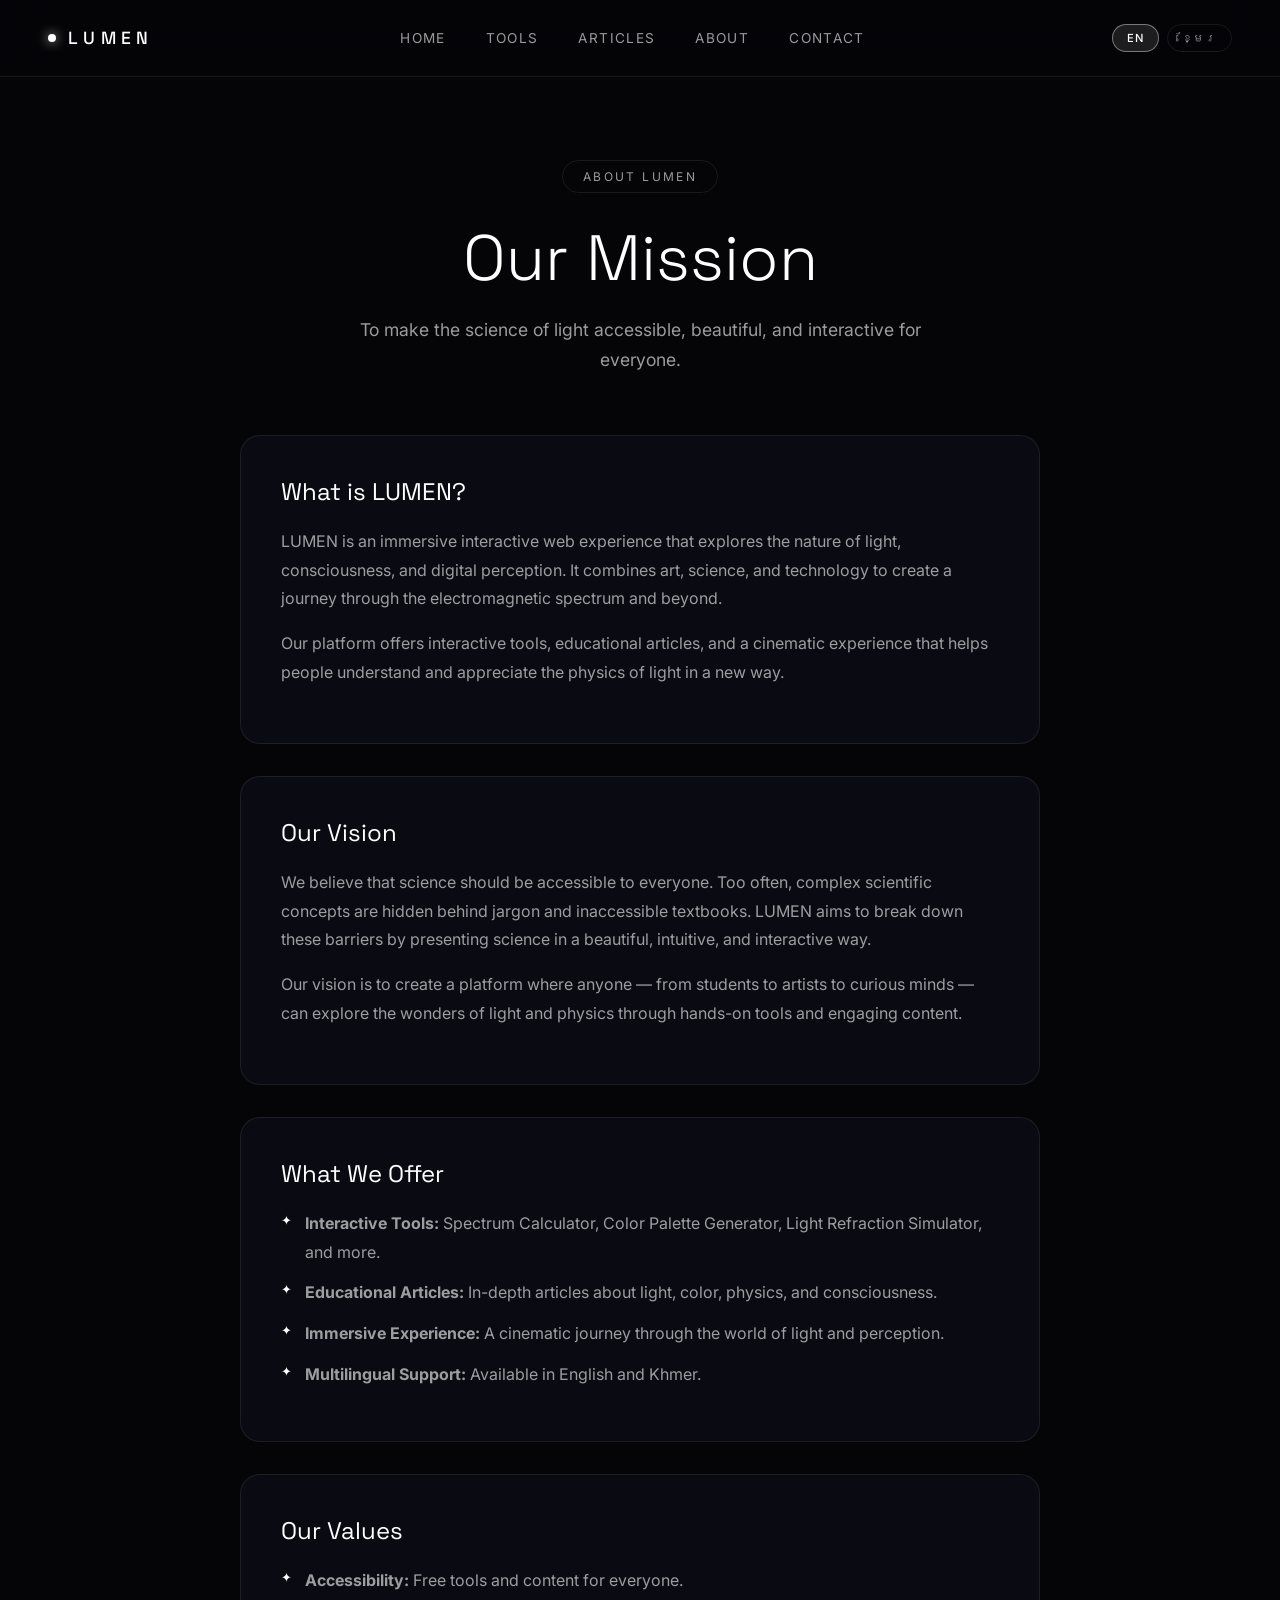
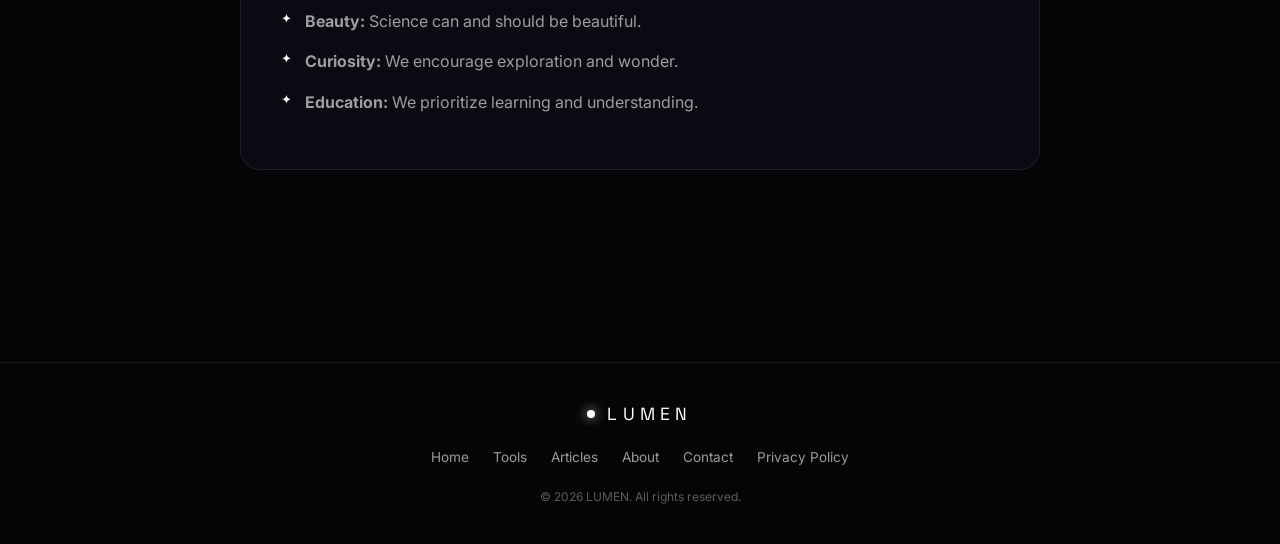
<file: about.html>
<!DOCTYPE html>
<html lang="en">
<head>
    <meta charset="UTF-8">
    <meta name="viewport" content="width=device-width, initial-scale=1.0">
    <title>About LUMEN — Our Mission & Vision</title>
    <meta name="description" content="Learn about LUMEN — an immersive interactive experience exploring the nature of light, consciousness, and digital perception. Our mission is to make science accessible and beautiful.">
    <meta name="keywords" content="about LUMEN, LUMEN mission, light science, interactive education">
    <meta name="author" content="LUMEN">
    <meta name="robots" content="index, follow">
    
    <!-- Open Graph -->
    <meta property="og:type" content="website">
    <meta property="og:title" content="About LUMEN">
    <meta property="og:description" content="Learn about LUMEN — an immersive interactive experience exploring the nature of light, consciousness, and digital perception.">
    <meta property="og:url" content="https://hongliichun671-lgtm.github.io/lumen-experience/about.html">
    
    <!-- Structured Data -->
    <script type="application/ld+json">
    {
        "@context": "https://schema.org",
        "@type": "AboutPage",
        "name": "About LUMEN",
        "url": "https://hongliichun671-lgtm.github.io/lumen-experience/about.html",
        "description": "Learn about LUMEN — an immersive interactive experience exploring the nature of light, consciousness, and digital perception."
    }
    </script>
    
    <!-- Favicon -->
    <link rel="icon" type="image/svg+xml" href="data:image/svg+xml,%3Csvg xmlns='http://www.w3.org/2000/svg' viewBox='0 0 32 32'%3E%3Cdefs%3E%3CradialGradient id='g' cx='50%25' cy='50%25' r='50%25'%3E%3Cstop offset='0%25' stop-color='%23ffffff'/%3E%3Cstop offset='100%25' stop-color='%23000000'/%3E%3C/radialGradient%3E%3C/defs%3E%3Ccircle cx='16' cy='16' r='14' fill='url(%23g)'/%3E%3C/svg%3E">
    
    <!-- Fonts -->
    <link rel="preconnect" href="https://fonts.googleapis.com">
    <link rel="preconnect" href="https://fonts.gstatic.com" crossorigin>
    <link href="https://fonts.googleapis.com/css2?family=Space+Grotesk:wght@300;400;500;600;700&family=Inter:wght@200;300;400;500&family=Noto+Sans+Khmer:wght@300;400;500;600&display=swap" rel="stylesheet">
    
    <link rel="stylesheet" href="css/styles.css">
    <link rel="stylesheet" href="css/articles.css">
</head>
<body>
    <!-- Navigation -->
    <nav class="nav" id="nav">
        <div class="nav-logo">
            <span class="nav-logo-dot"></span>
            <span class="nav-logo-text">LUMEN</span>
        </div>
        <div class="nav-links">
            <a href="index.html" class="nav-link">Home</a>
            <a href="tools.html" class="nav-link">Tools</a>
            <a href="articles.html" class="nav-link">Articles</a>
            <a href="about.html" class="nav-link active">About</a>
            <a href="contact.html" class="nav-link">Contact</a>
        </div>
        <div class="nav-controls">
            <button class="lang-btn active" data-lang="en" aria-label="English">EN</button>
            <button class="lang-btn" data-lang="km" aria-label="ភាសាខ្មែរ">ខ្មែរ</button>
        </div>
    </nav>

    <main class="about-main">
        <div class="about-hero">
            <div class="about-hero-badge">ABOUT LUMEN</div>
            <h1 class="about-hero-title">Our Mission</h1>
            <p class="about-hero-desc">To make the science of light accessible, beautiful, and interactive for everyone.</p>
        </div>

        <div class="about-content">
            <section class="about-section">
                <h2>What is LUMEN?</h2>
                <p>LUMEN is an immersive interactive web experience that explores the nature of light, consciousness, and digital perception. It combines art, science, and technology to create a journey through the electromagnetic spectrum and beyond.</p>
                <p>Our platform offers interactive tools, educational articles, and a cinematic experience that helps people understand and appreciate the physics of light in a new way.</p>
            </section>

            <section class="about-section">
                <h2>Our Vision</h2>
                <p>We believe that science should be accessible to everyone. Too often, complex scientific concepts are hidden behind jargon and inaccessible textbooks. LUMEN aims to break down these barriers by presenting science in a beautiful, intuitive, and interactive way.</p>
                <p>Our vision is to create a platform where anyone — from students to artists to curious minds — can explore the wonders of light and physics through hands-on tools and engaging content.</p>
            </section>

            <section class="about-section">
                <h2>What We Offer</h2>
                <ul class="about-list">
                    <li><strong>Interactive Tools:</strong> Spectrum Calculator, Color Palette Generator, Light Refraction Simulator, and more.</li>
                    <li><strong>Educational Articles:</strong> In-depth articles about light, color, physics, and consciousness.</li>
                    <li><strong>Immersive Experience:</strong> A cinematic journey through the world of light and perception.</li>
                    <li><strong>Multilingual Support:</strong> Available in English and Khmer.</li>
                </ul>
            </section>

            <section class="about-section">
                <h2>Our Values</h2>
                <ul class="about-list">
                    <li><strong>Accessibility:</strong> Free tools and content for everyone.</li>
                    <li><strong>Beauty:</strong> Science can and should be beautiful.</li>
                    <li><strong>Curiosity:</strong> We encourage exploration and wonder.</li>
                    <li><strong>Education:</strong> We prioritize learning and understanding.</li>
                </ul>
            </section>
        </div>
    </main>

    <footer class="site-footer">
        <div class="footer-content">
            <div class="footer-brand">
                <span class="nav-logo-dot"></span>
                <span>LUMEN</span>
            </div>
            <div class="footer-links">
                <a href="index.html">Home</a>
                <a href="tools.html">Tools</a>
                <a href="articles.html">Articles</a>
                <a href="about.html">About</a>
                <a href="contact.html">Contact</a>
                <a href="privacy.html">Privacy Policy</a>
            </div>
            <div class="footer-copy">© 2026 LUMEN. All rights reserved.</div>
        </div>
    </footer>
</body>
</html>
</file>
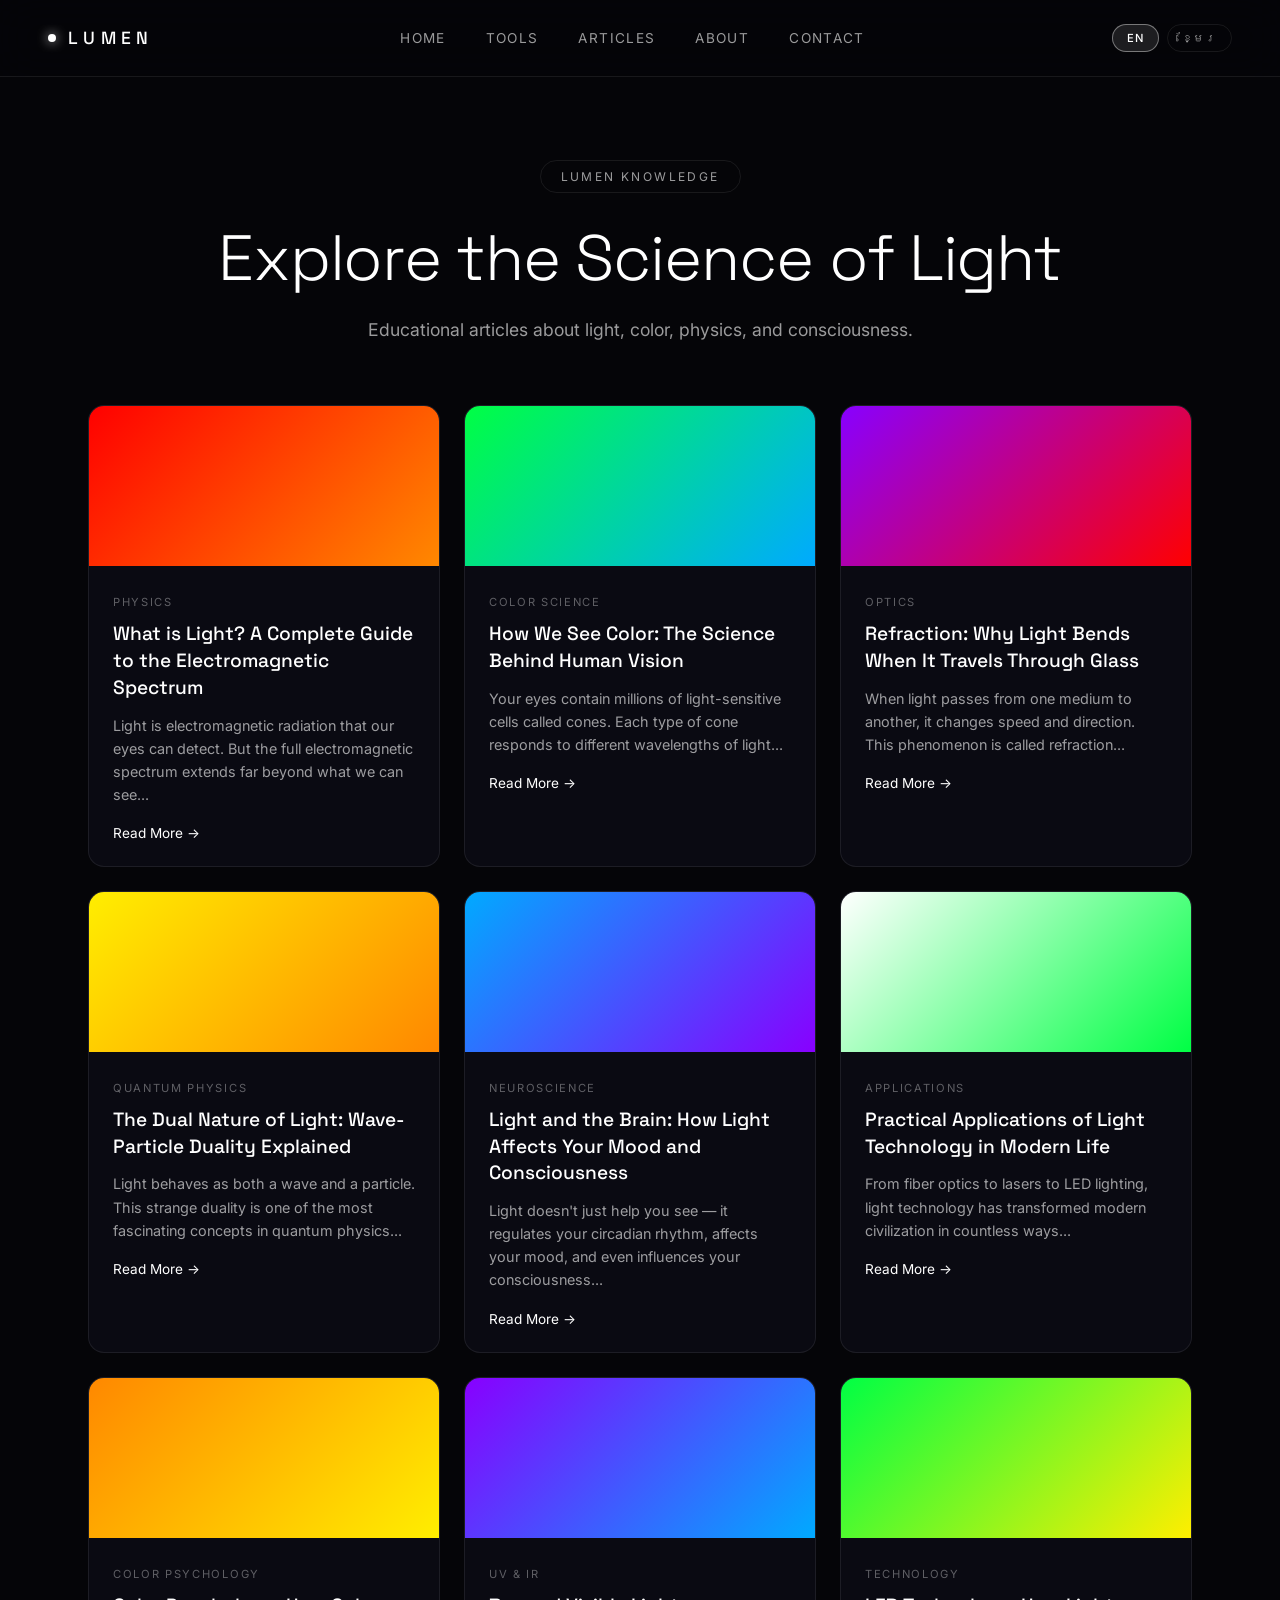
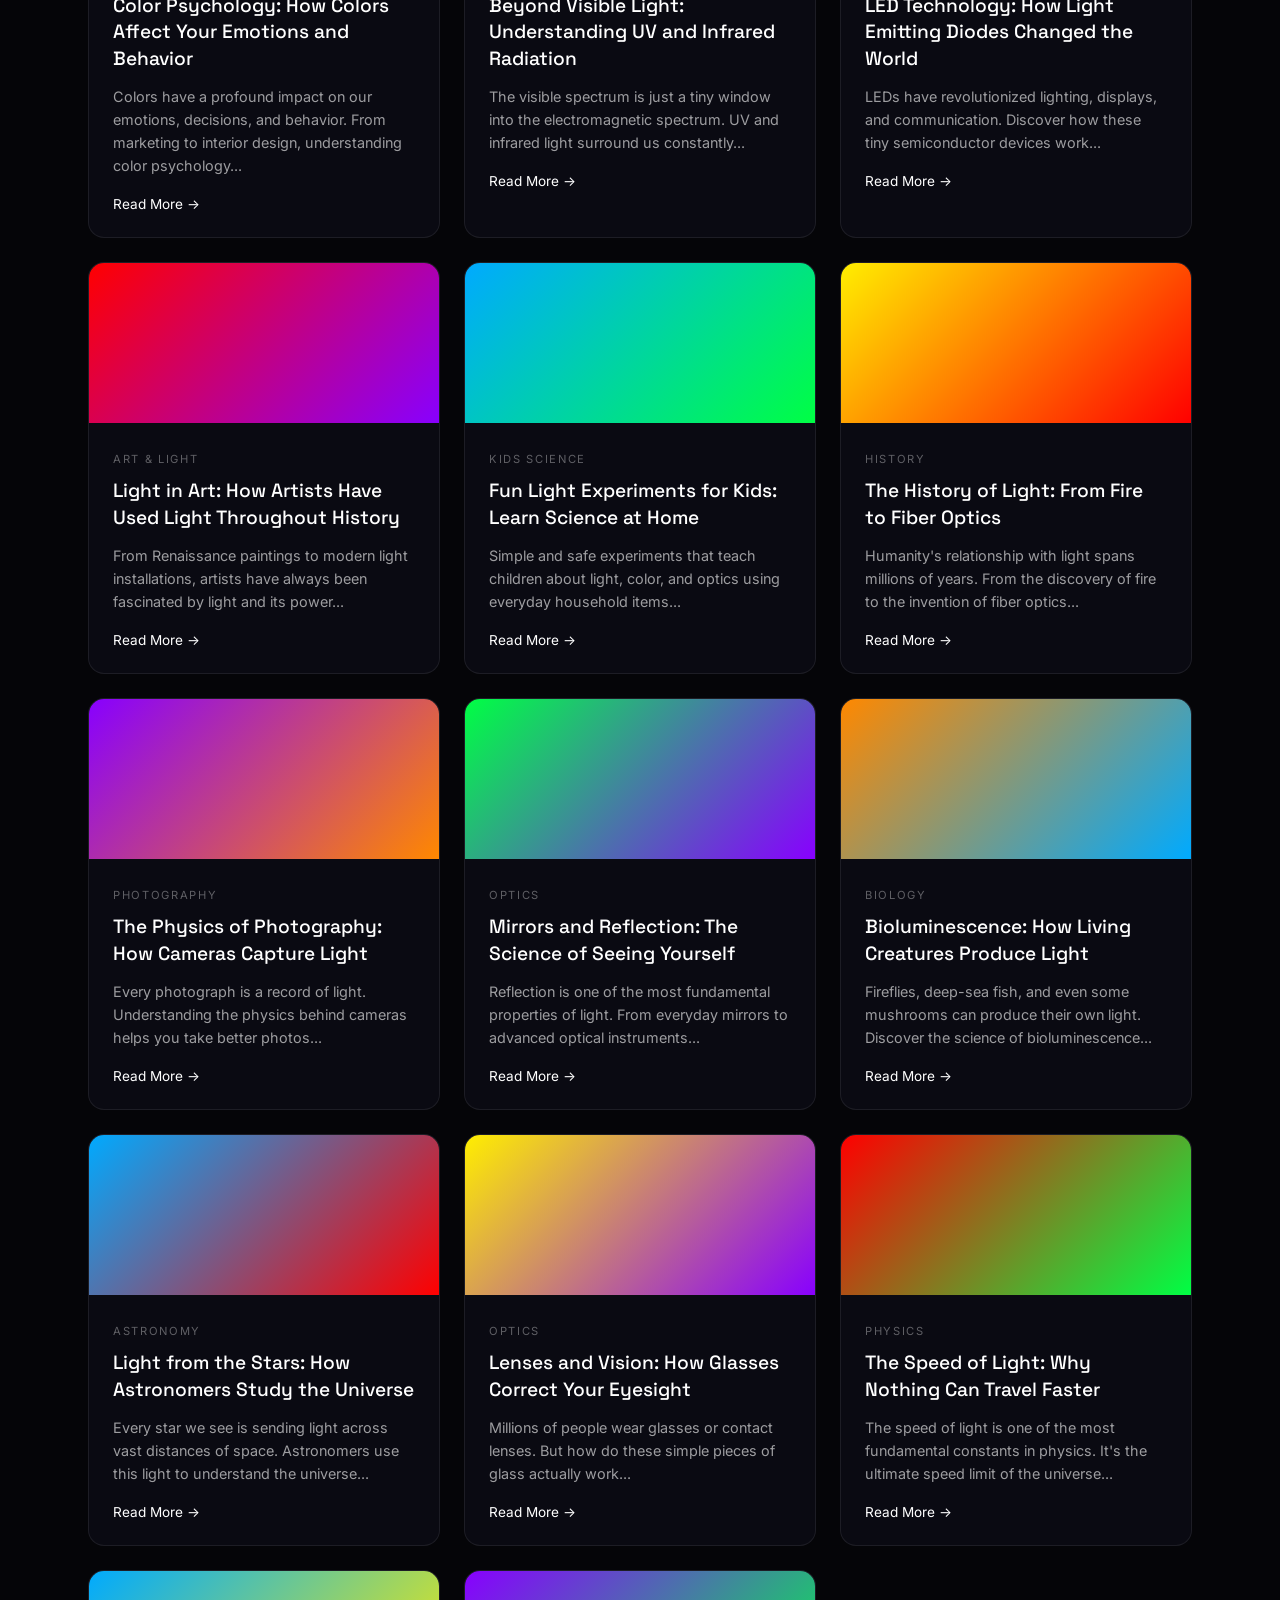
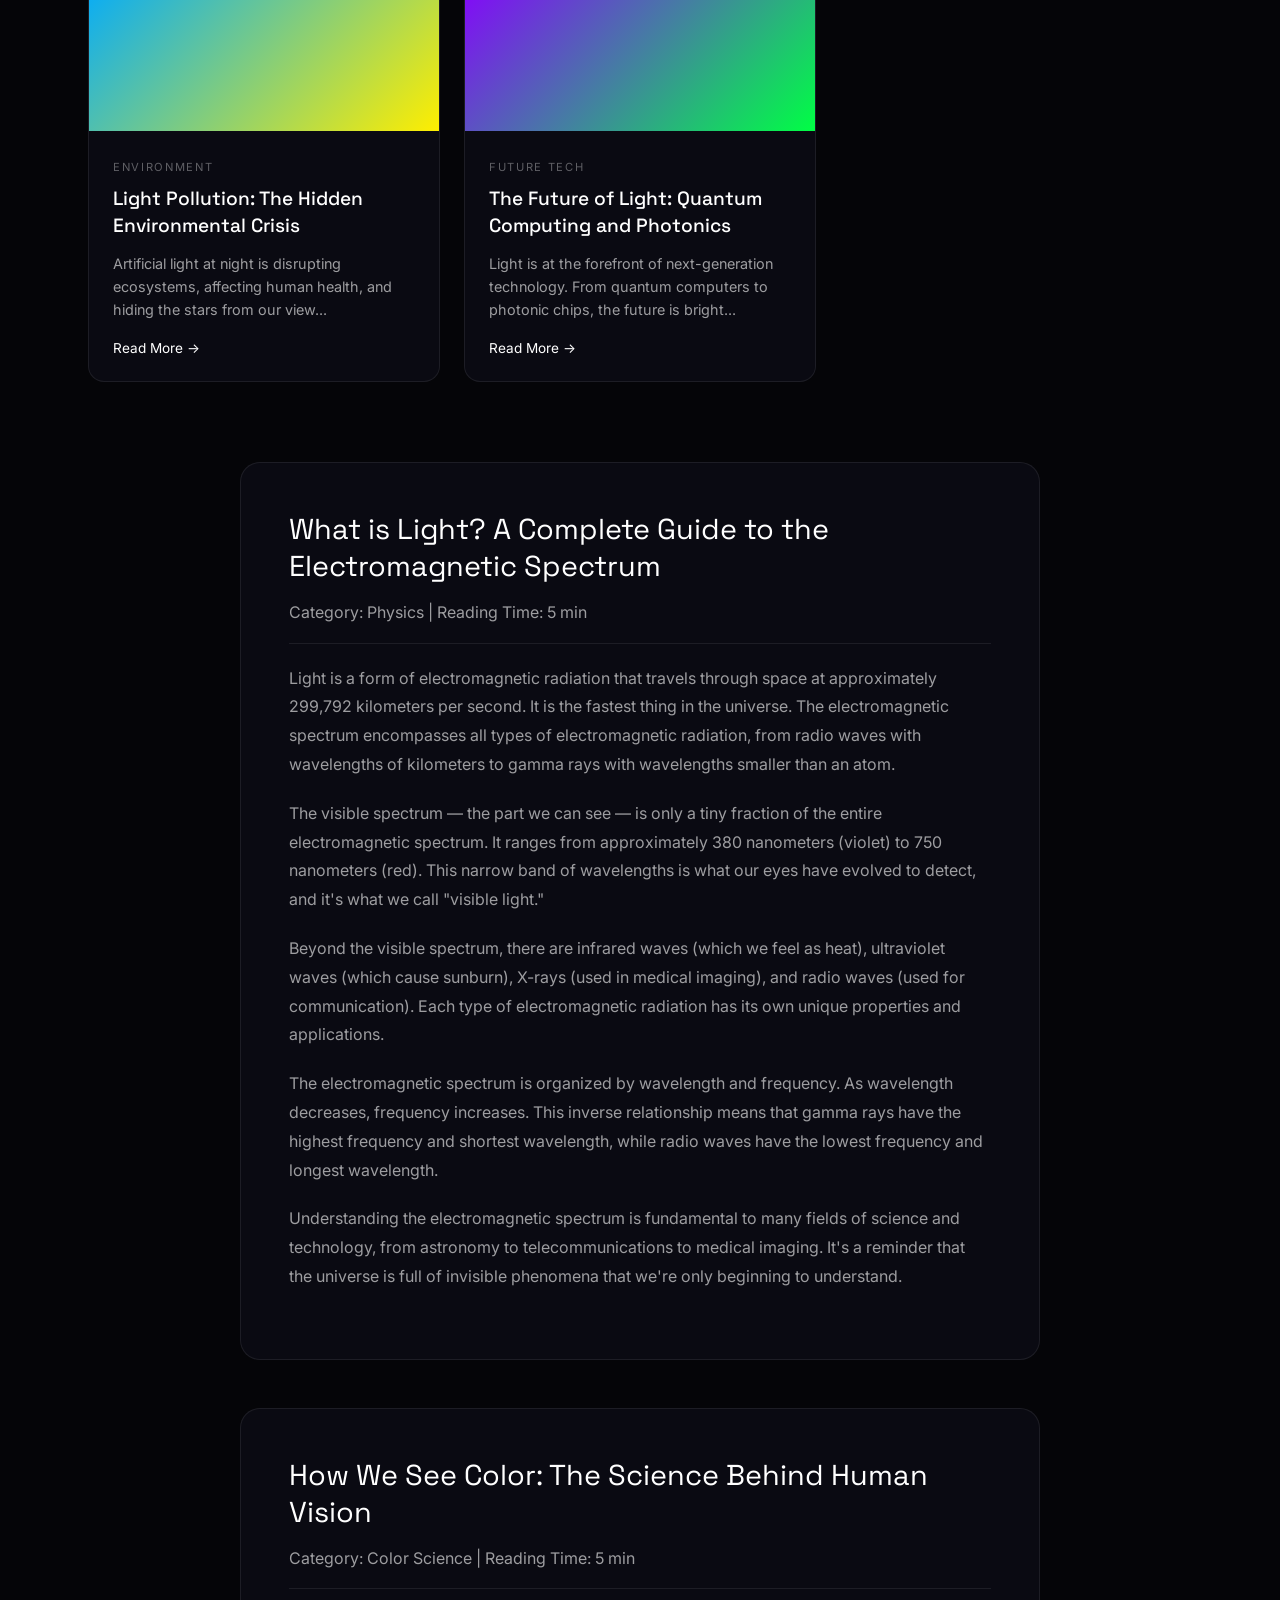
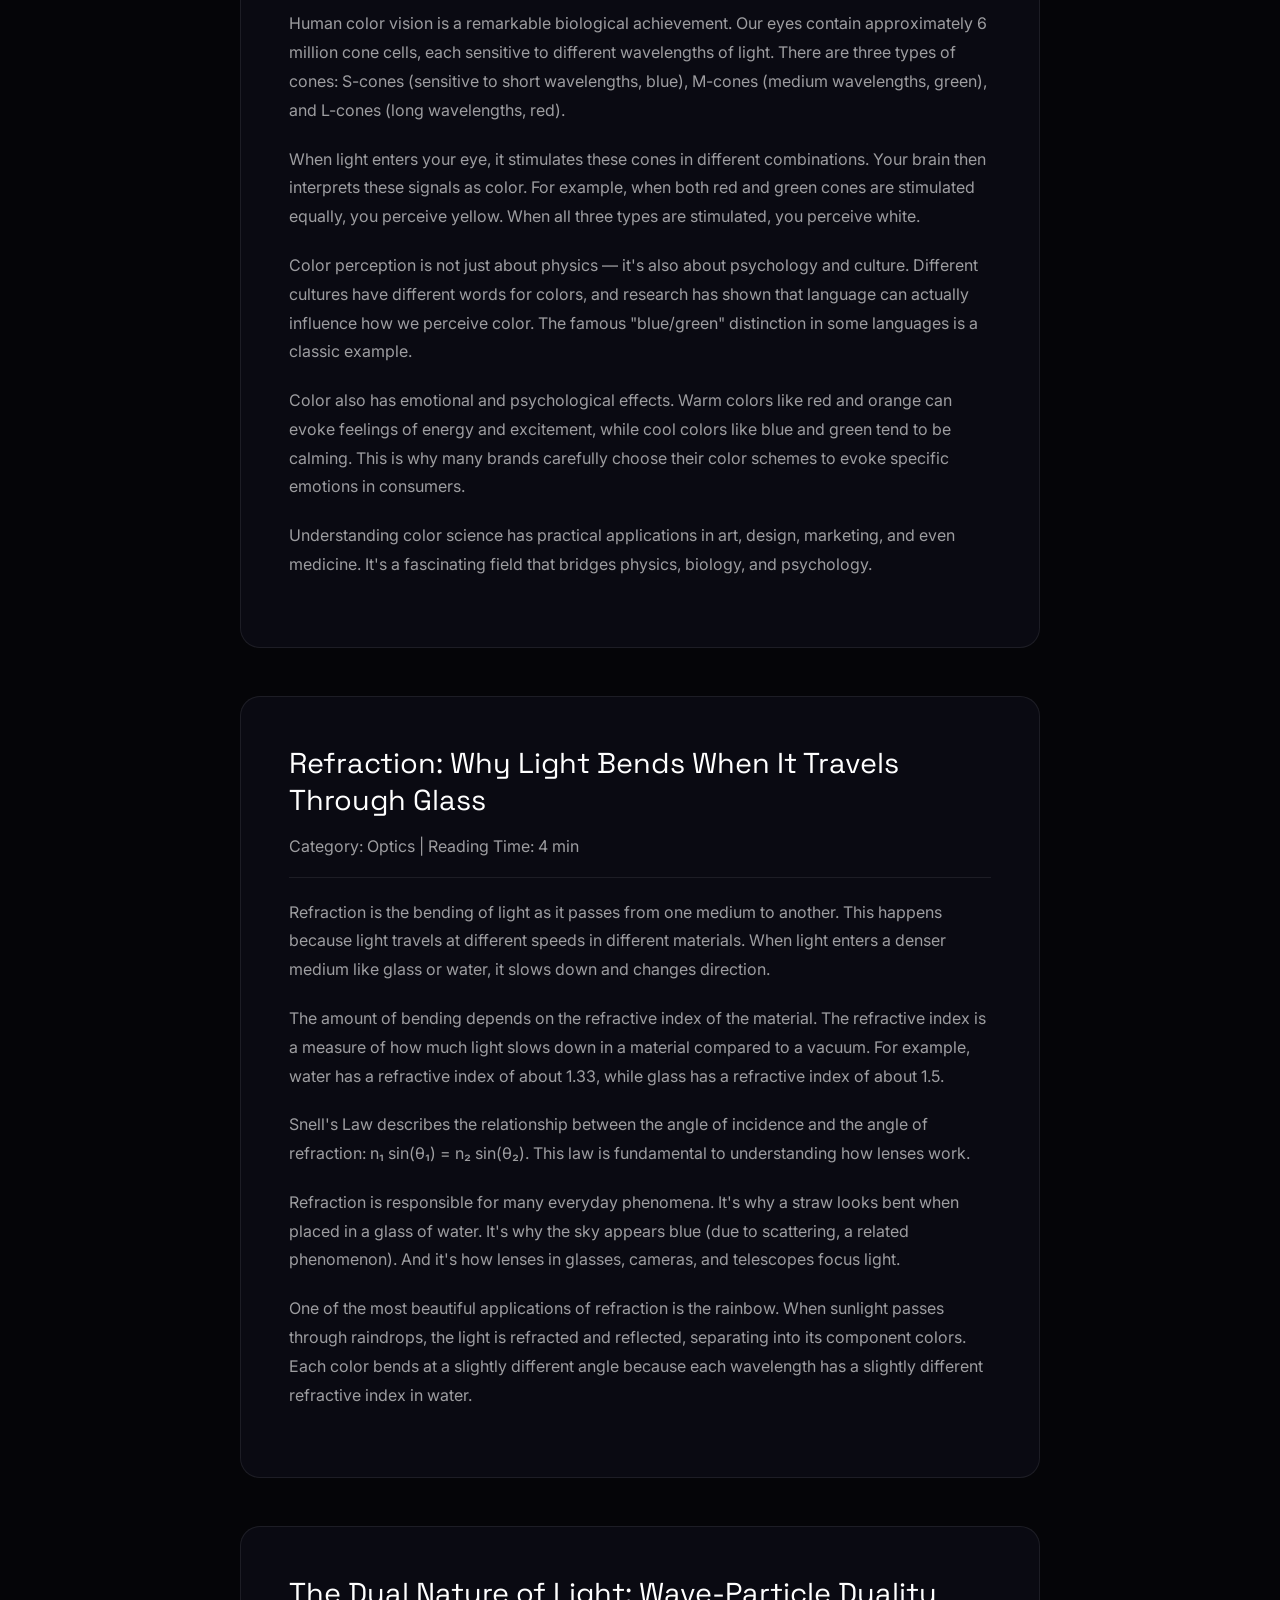
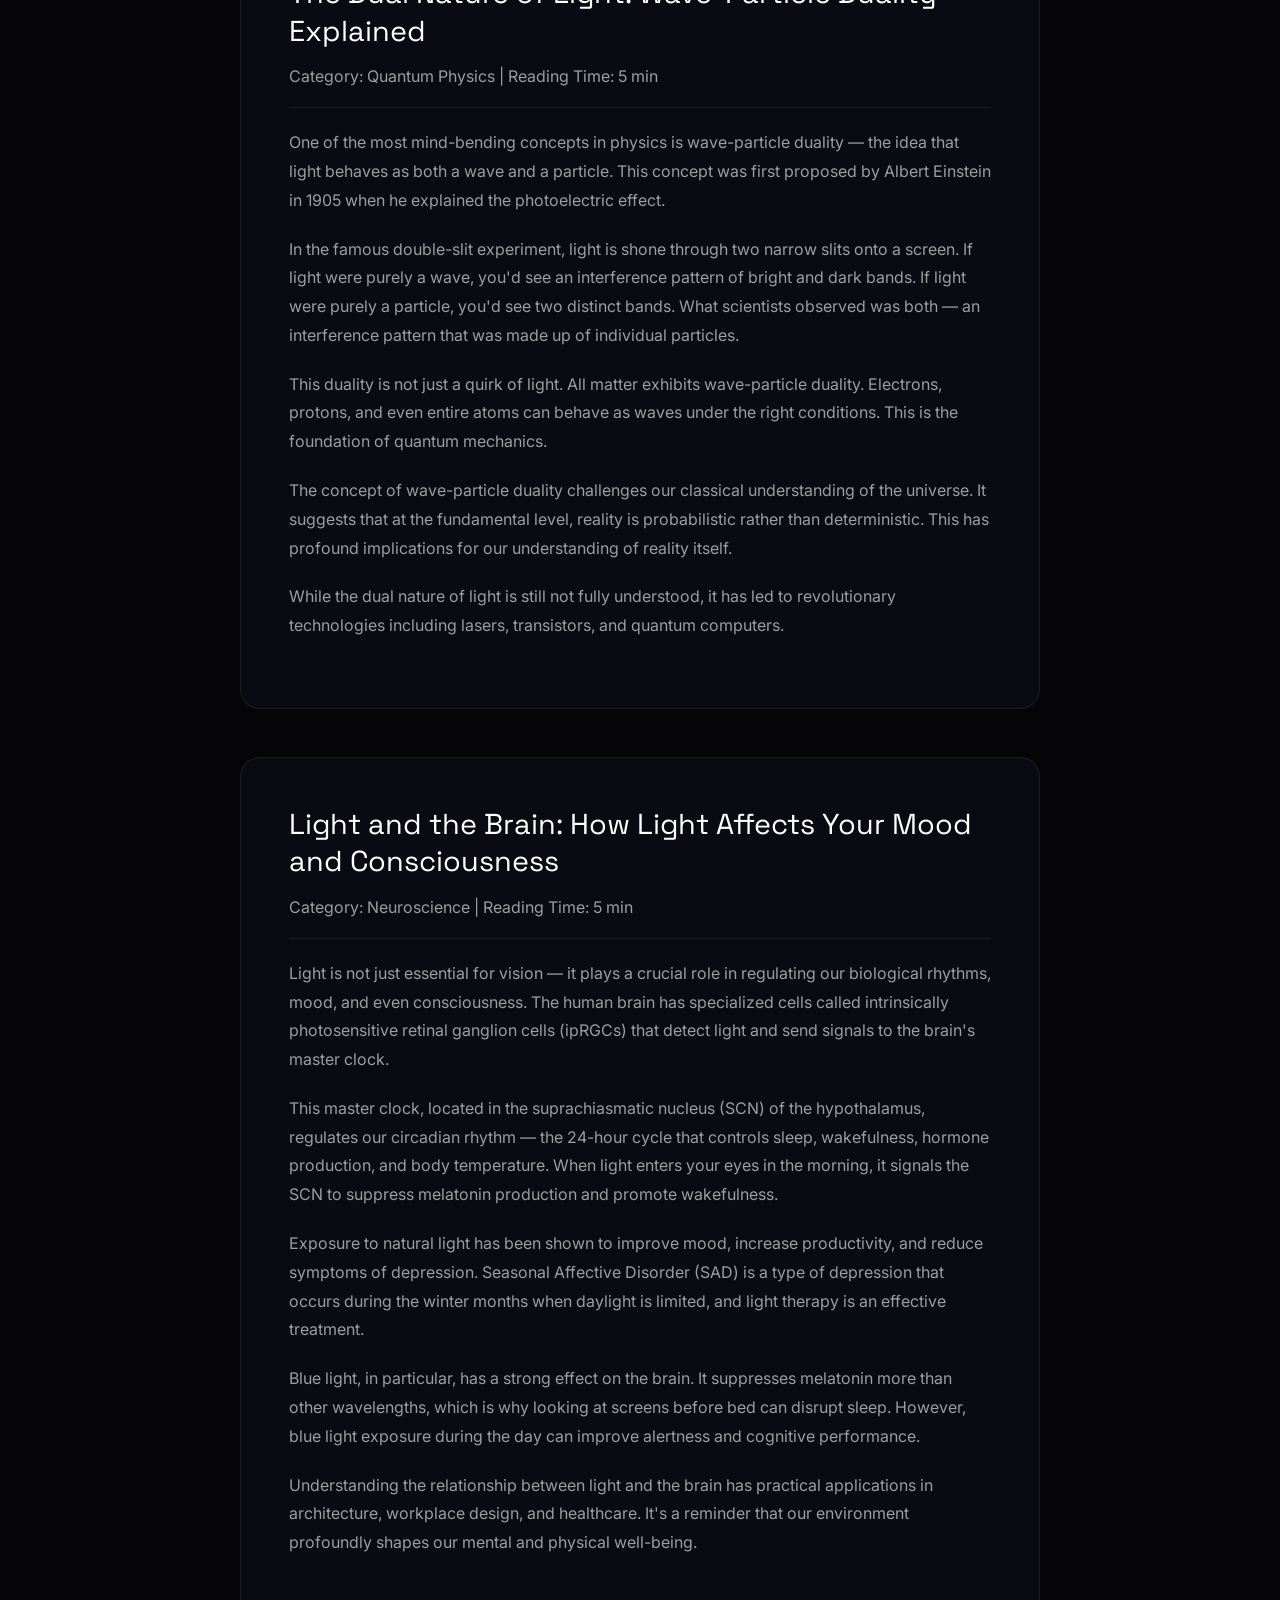
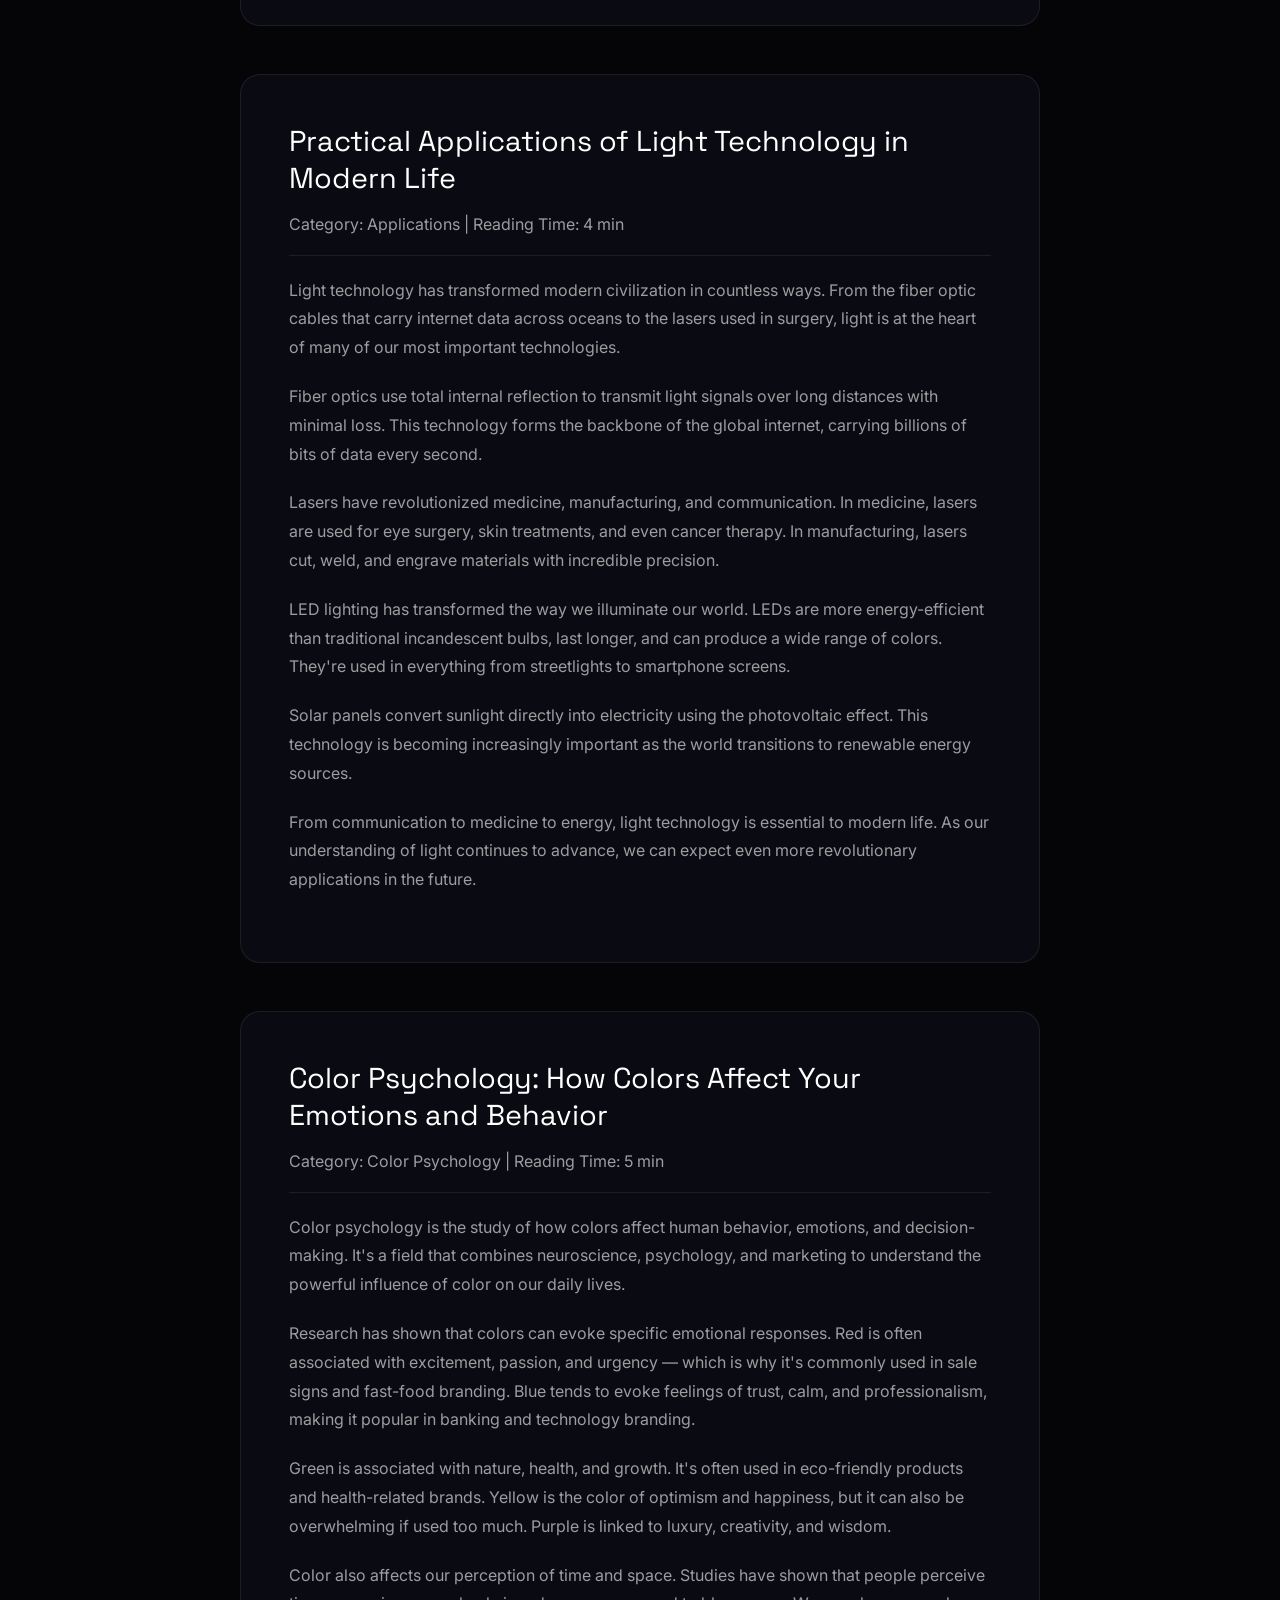
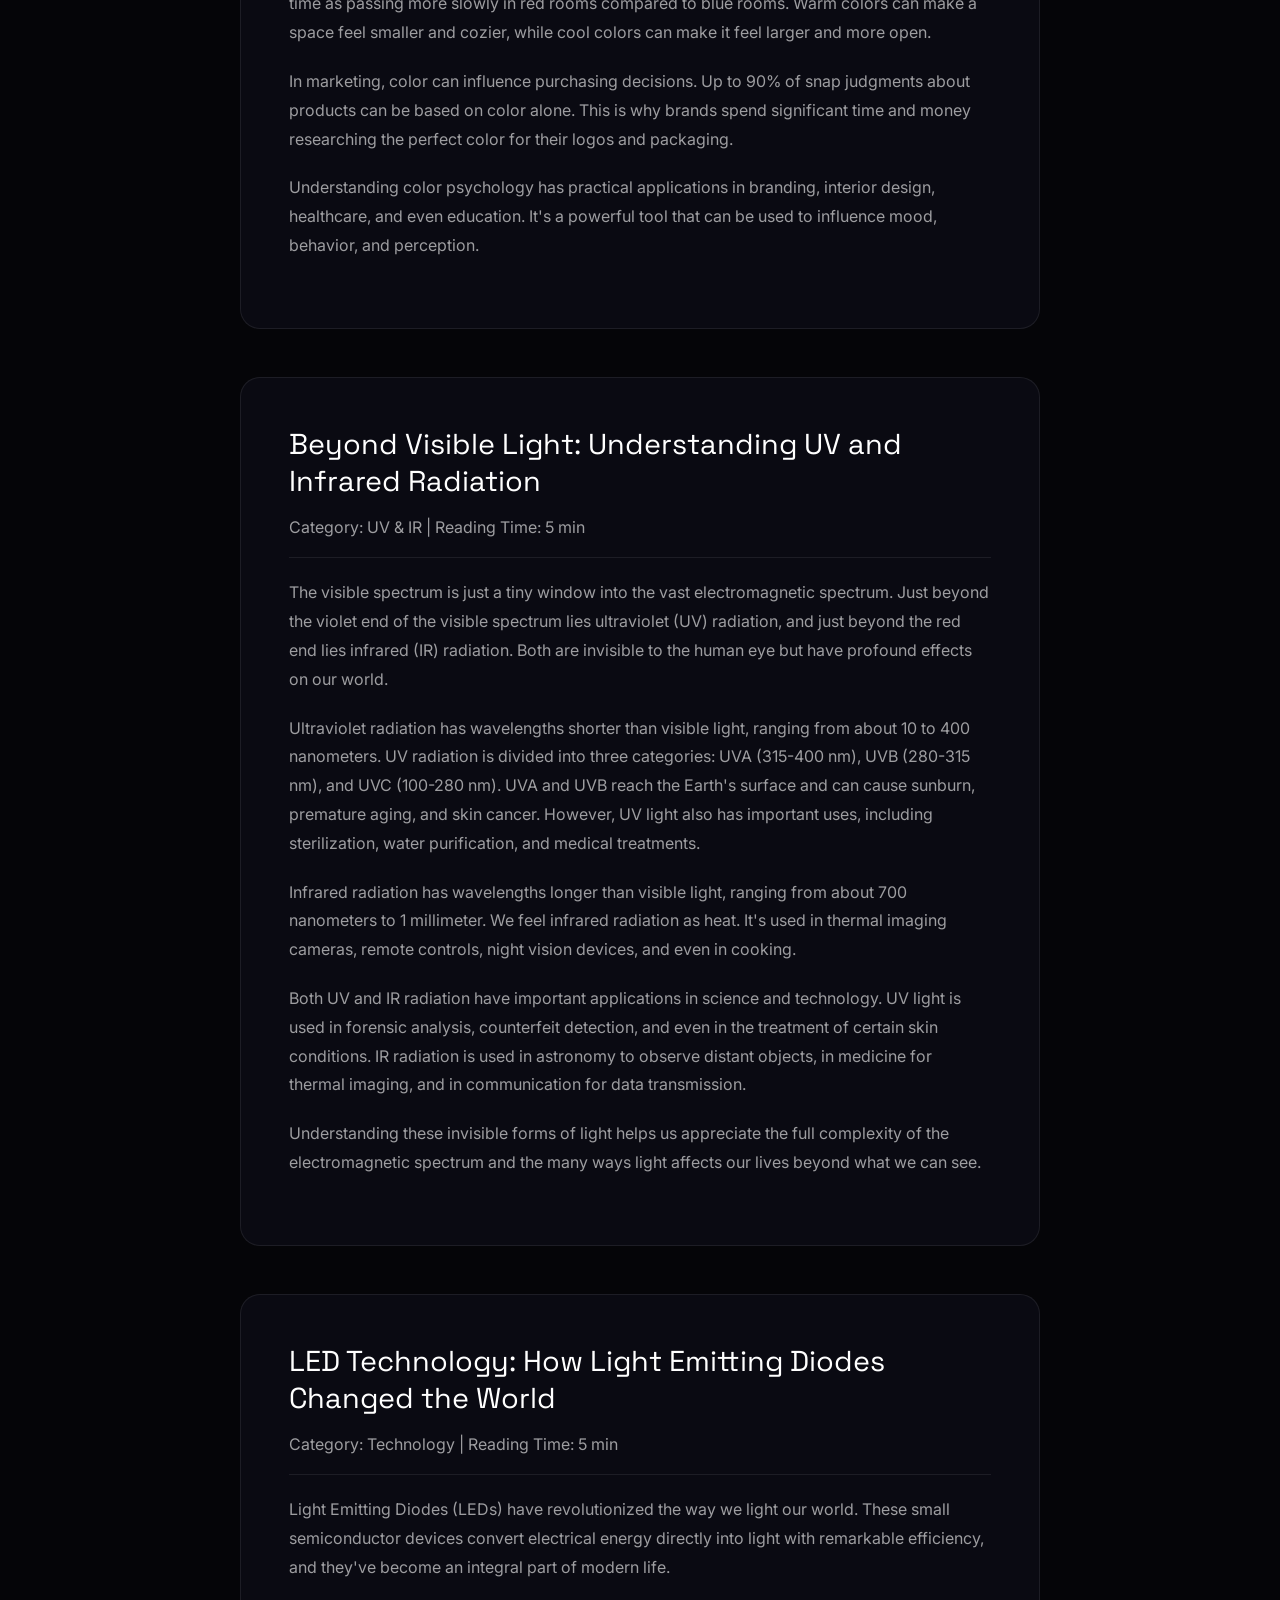
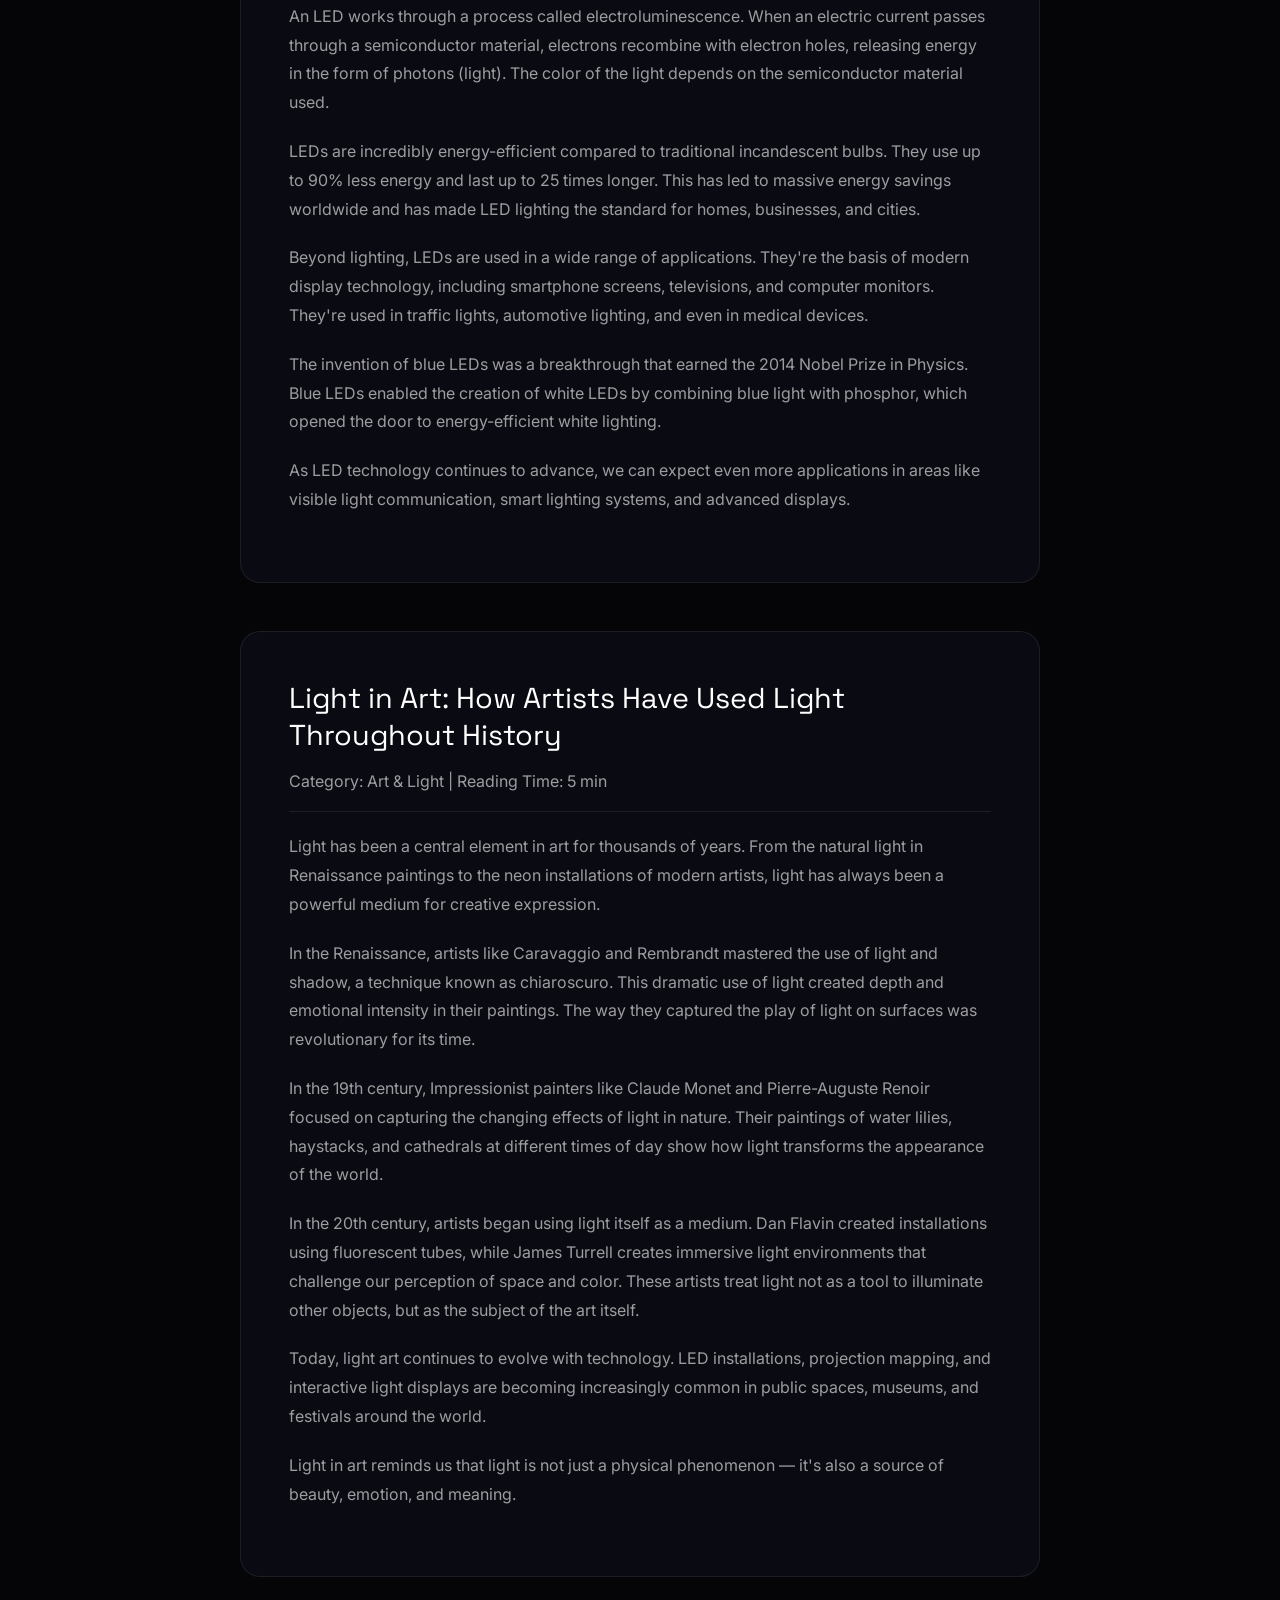
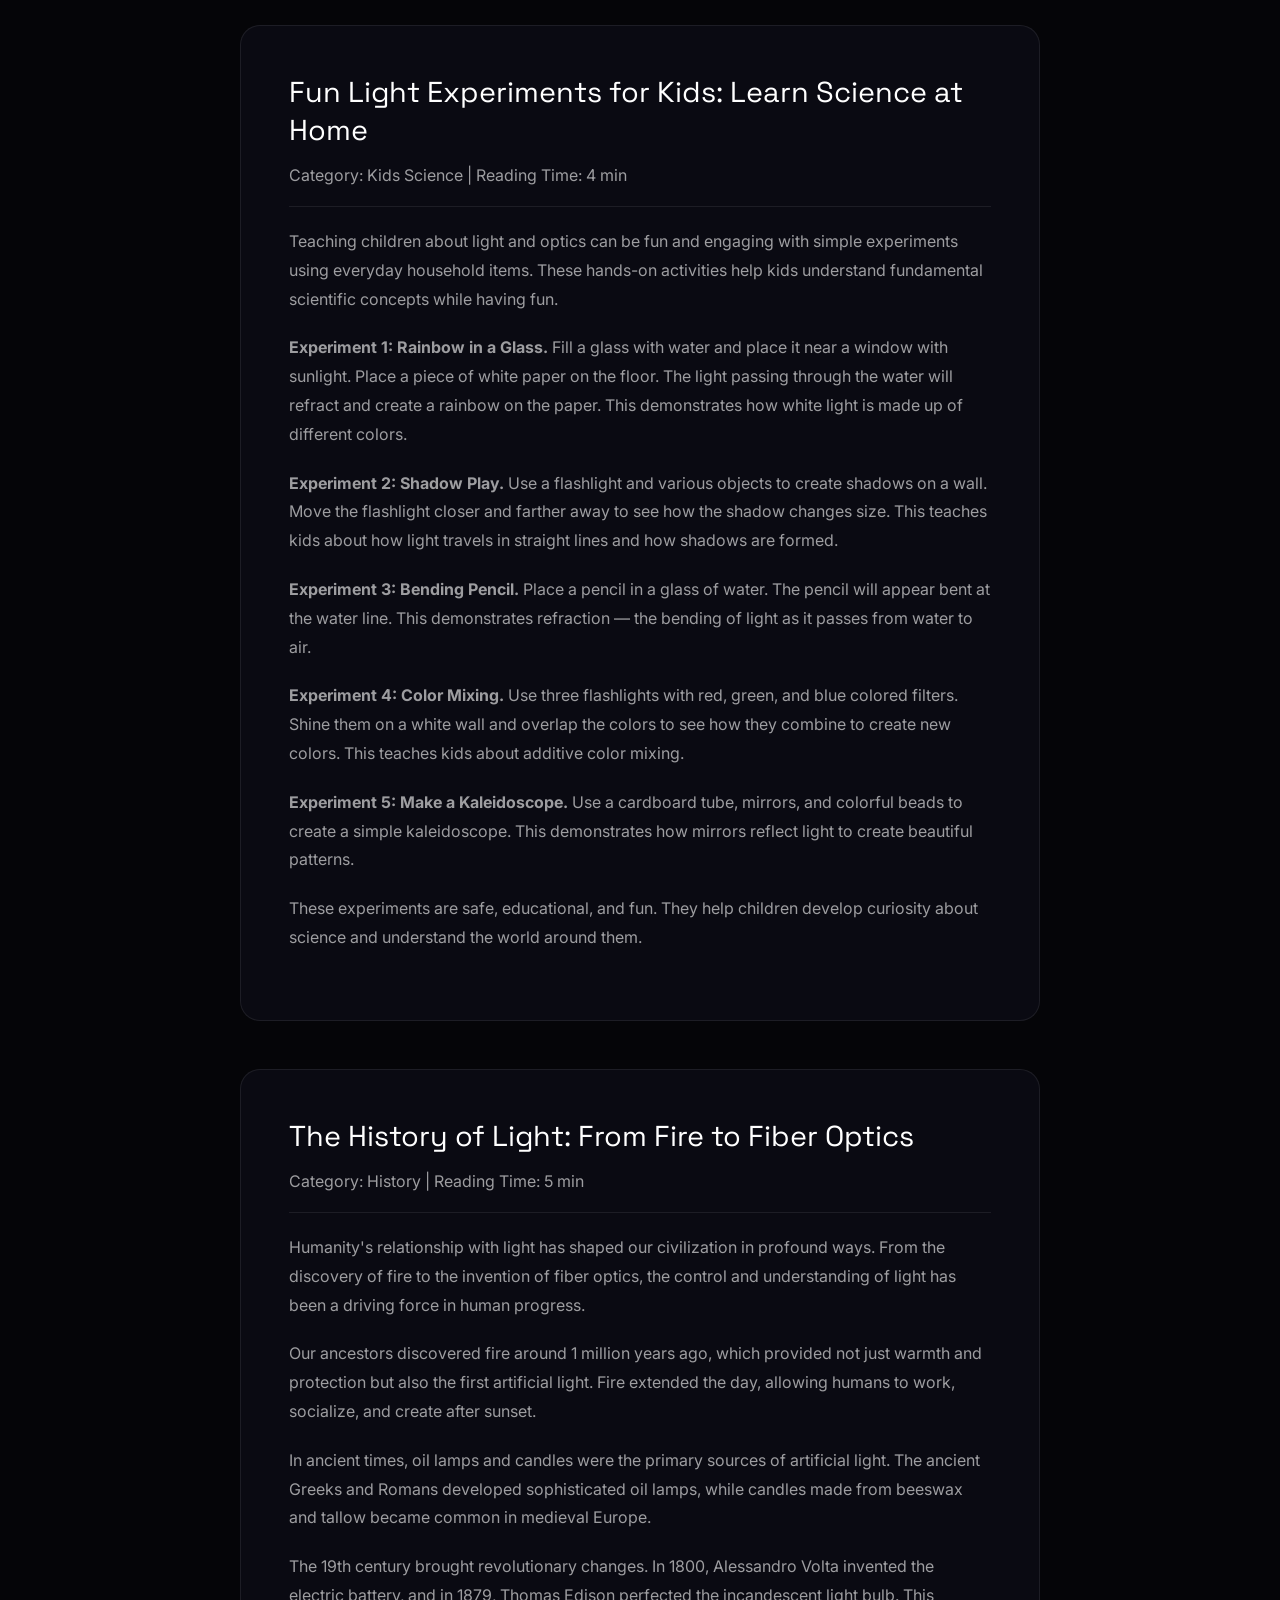
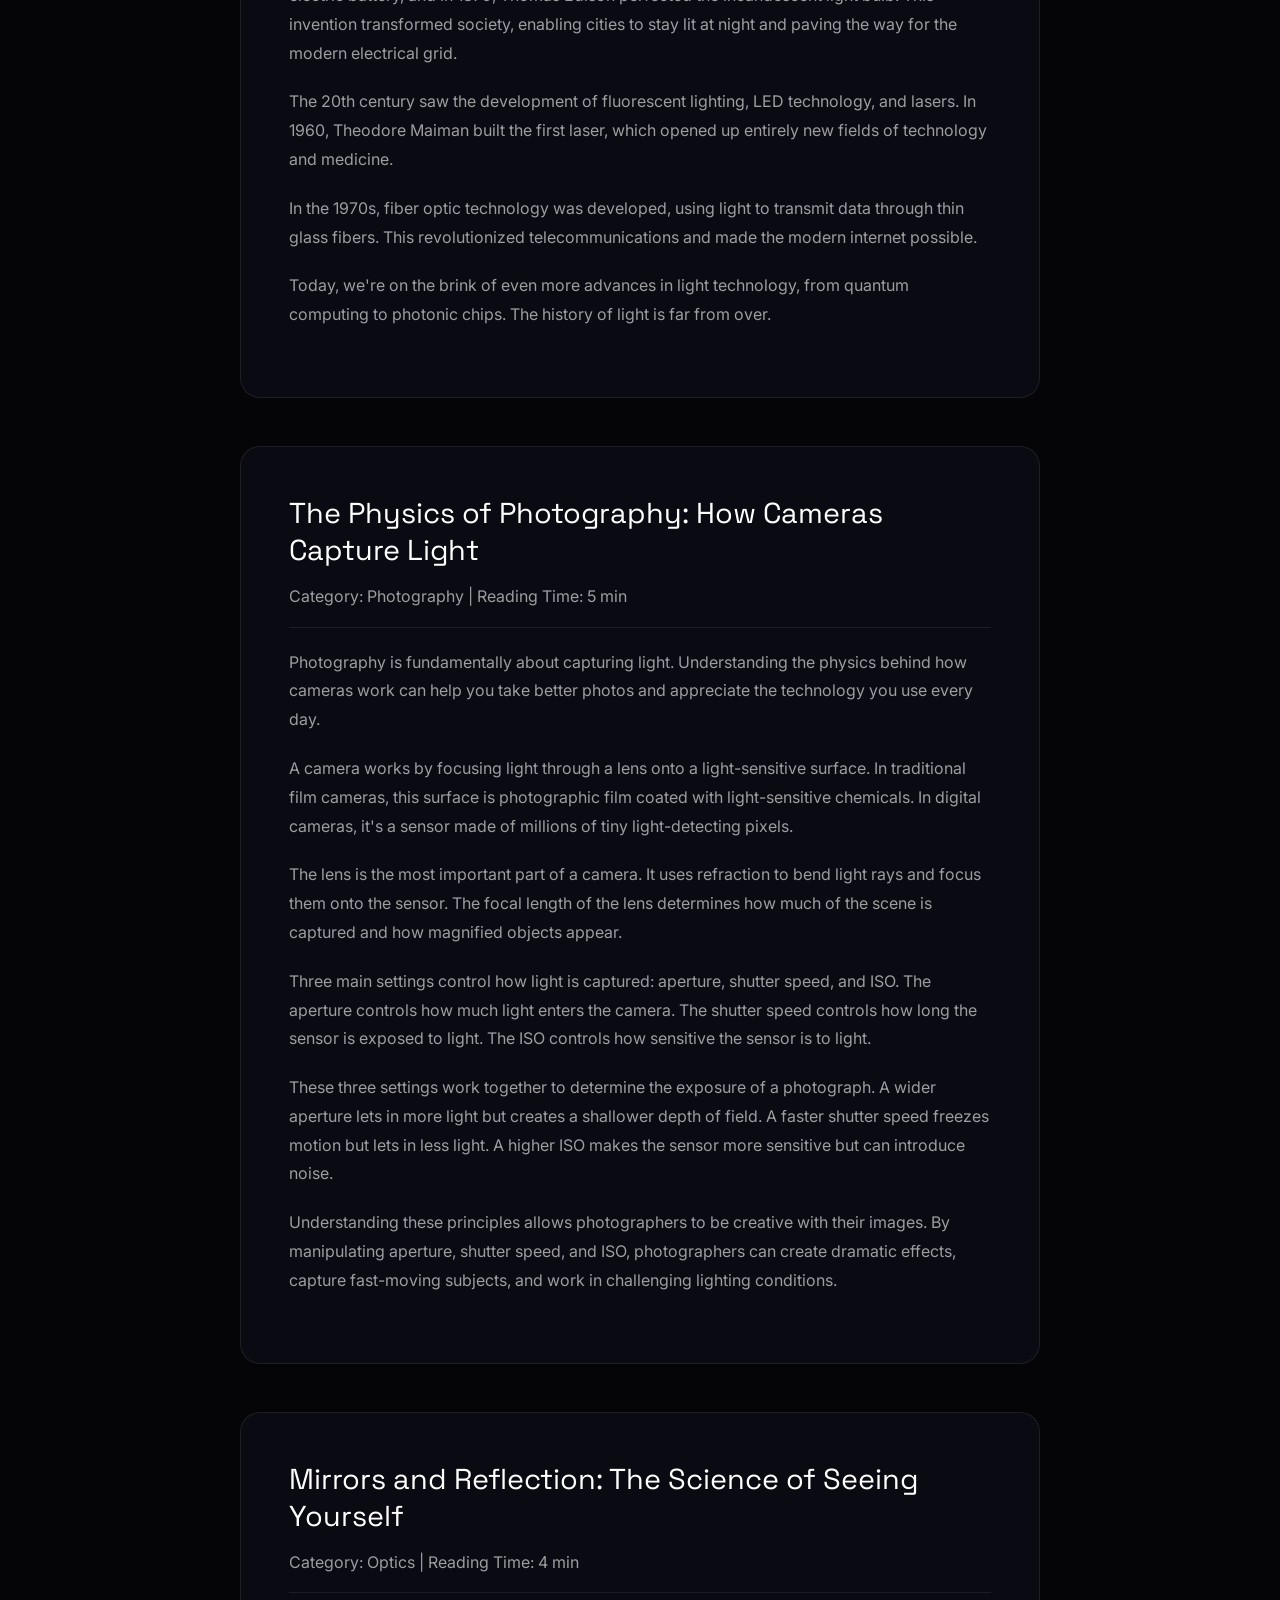
<file: articles.html>
<!DOCTYPE html>
<html lang="en">
<head>
    <meta charset="UTF-8">
    <meta name="viewport" content="width=device-width, initial-scale=1.0">
    <title>LUMEN Articles — Learn About Light, Color & Physics</title>
    <meta name="description" content="Educational articles about light, color, physics, and consciousness. Learn about the electromagnetic spectrum, how we see color, and the science of light.">
    <meta name="keywords" content="light articles, physics articles, color science, electromagnetic spectrum, educational articles, light education">
    <meta name="author" content="LUMEN">
    <meta name="robots" content="index, follow">
    
    <!-- Open Graph -->
    <meta property="og:type" content="website">
    <meta property="og:title" content="LUMEN Articles — Learn About Light, Color & Physics">
    <meta property="og:description" content="Educational articles about light, color, physics, and consciousness.">
    <meta property="og:url" content="https://hongliichun671-lgtm.github.io/lumen-experience/articles.html">
    
    <!-- Structured Data -->
    <script type="application/ld+json">
    {
        "@context": "https://schema.org",
        "@type": "Blog",
        "name": "LUMEN Articles",
        "url": "https://hongliichun671-lgtm.github.io/lumen-experience/articles.html",
        "description": "Educational articles about light, color, physics, and consciousness."
    }
    </script>
    
    <!-- Favicon -->
    <link rel="icon" type="image/svg+xml" href="data:image/svg+xml,%3Csvg xmlns='http://www.w3.org/2000/svg' viewBox='0 0 32 32'%3E%3Cdefs%3E%3CradialGradient id='g' cx='50%25' cy='50%25' r='50%25'%3E%3Cstop offset='0%25' stop-color='%23ffffff'/%3E%3Cstop offset='100%25' stop-color='%23000000'/%3E%3C/radialGradient%3E%3C/defs%3E%3Ccircle cx='16' cy='16' r='14' fill='url(%23g)'/%3E%3C/svg%3E">
    
    <!-- Fonts -->
    <link rel="preconnect" href="https://fonts.googleapis.com">
    <link rel="preconnect" href="https://fonts.gstatic.com" crossorigin>
    <link href="https://fonts.googleapis.com/css2?family=Space+Grotesk:wght@300;400;500;600;700&family=Inter:wght@200;300;400;500&family=Noto+Sans+Khmer:wght@300;400;500;600&display=swap" rel="stylesheet">
    
    <link rel="stylesheet" href="css/styles.css">
    <link rel="stylesheet" href="css/articles.css">
</head>
<body>
    <!-- Navigation -->
    <nav class="nav" id="nav">
        <div class="nav-logo">
            <span class="nav-logo-dot"></span>
            <span class="nav-logo-text">LUMEN</span>
        </div>
        <div class="nav-links">
            <a href="index.html" class="nav-link">Home</a>
            <a href="tools.html" class="nav-link">Tools</a>
            <a href="articles.html" class="nav-link active">Articles</a>
            <a href="about.html" class="nav-link">About</a>
            <a href="contact.html" class="nav-link">Contact</a>
        </div>
        <div class="nav-controls">
            <button class="lang-btn active" data-lang="en" aria-label="English">EN</button>
            <button class="lang-btn" data-lang="km" aria-label="ភាសាខ្មែរ">ខ្មែរ</button>
        </div>
    </nav>

    <main class="articles-main">
        <div class="articles-hero">
            <div class="articles-hero-badge">LUMEN KNOWLEDGE</div>
            <h1 class="articles-hero-title">Explore the Science of Light</h1>
            <p class="articles-hero-desc">Educational articles about light, color, physics, and consciousness.</p>
        </div>

        <div class="articles-grid">
            <!-- Article 1 -->
            <article class="article-card">
                <div class="article-card-image" style="background:linear-gradient(135deg,#ff0000,#ff8800)"></div>
                <div class="article-card-content">
                    <span class="article-category">Physics</span>
                    <h2 class="article-card-title">What is Light? A Complete Guide to the Electromagnetic Spectrum</h2>
                    <p class="article-card-excerpt">Light is electromagnetic radiation that our eyes can detect. But the full electromagnetic spectrum extends far beyond what we can see...</p>
                    <a href="#article-light" class="article-read-more">Read More →</a>
                </div>
            </article>

            <!-- Article 2 -->
            <article class="article-card">
                <div class="article-card-image" style="background:linear-gradient(135deg,#00ff44,#00aaff)"></div>
                <div class="article-card-content">
                    <span class="article-category">Color Science</span>
                    <h2 class="article-card-title">How We See Color: The Science Behind Human Vision</h2>
                    <p class="article-card-excerpt">Your eyes contain millions of light-sensitive cells called cones. Each type of cone responds to different wavelengths of light...</p>
                    <a href="#article-color" class="article-read-more">Read More →</a>
                </div>
            </article>

            <!-- Article 3 -->
            <article class="article-card">
                <div class="article-card-image" style="background:linear-gradient(135deg,#8800ff,#ff0000)"></div>
                <div class="article-card-content">
                    <span class="article-category">Optics</span>
                    <h2 class="article-card-title">Refraction: Why Light Bends When It Travels Through Glass</h2>
                    <p class="article-card-excerpt">When light passes from one medium to another, it changes speed and direction. This phenomenon is called refraction...</p>
                    <a href="#article-refraction" class="article-read-more">Read More →</a>
                </div>
            </article>

            <!-- Article 4 -->
            <article class="article-card">
                <div class="article-card-image" style="background:linear-gradient(135deg,#ffee00,#ff8800)"></div>
                <div class="article-card-content">
                    <span class="article-category">Quantum Physics</span>
                    <h2 class="article-card-title">The Dual Nature of Light: Wave-Particle Duality Explained</h2>
                    <p class="article-card-excerpt">Light behaves as both a wave and a particle. This strange duality is one of the most fascinating concepts in quantum physics...</p>
                    <a href="#article-duality" class="article-read-more">Read More →</a>
                </div>
            </article>

            <!-- Article 5 -->
            <article class="article-card">
                <div class="article-card-image" style="background:linear-gradient(135deg,#00aaff,#8800ff)"></div>
                <div class="article-card-content">
                    <span class="article-category">Neuroscience</span>
                    <h2 class="article-card-title">Light and the Brain: How Light Affects Your Mood and Consciousness</h2>
                    <p class="article-card-excerpt">Light doesn't just help you see — it regulates your circadian rhythm, affects your mood, and even influences your consciousness...</p>
                    <a href="#article-brain" class="article-read-more">Read More →</a>
                </div>
            </article>

            <!-- Article 6 -->
            <article class="article-card">
                <div class="article-card-image" style="background:linear-gradient(135deg,#ffffff,#00ff44)"></div>
                <div class="article-card-content">
                    <span class="article-category">Applications</span>
                    <h2 class="article-card-title">Practical Applications of Light Technology in Modern Life</h2>
                    <p class="article-card-excerpt">From fiber optics to lasers to LED lighting, light technology has transformed modern civilization in countless ways...</p>
                    <a href="#article-applications" class="article-read-more">Read More →</a>
                </div>
            </article>

            <!-- Article 7 -->
            <article class="article-card">
                <div class="article-card-image" style="background:linear-gradient(135deg,#ff8800,#ffee00)"></div>
                <div class="article-card-content">
                    <span class="article-category">Color Psychology</span>
                    <h2 class="article-card-title">Color Psychology: How Colors Affect Your Emotions and Behavior</h2>
                    <p class="article-card-excerpt">Colors have a profound impact on our emotions, decisions, and behavior. From marketing to interior design, understanding color psychology...</p>
                    <a href="#article-psychology" class="article-read-more">Read More →</a>
                </div>
            </article>

            <!-- Article 8 -->
            <article class="article-card">
                <div class="article-card-image" style="background:linear-gradient(135deg,#8800ff,#00aaff)"></div>
                <div class="article-card-content">
                    <span class="article-category">UV & IR</span>
                    <h2 class="article-card-title">Beyond Visible Light: Understanding UV and Infrared Radiation</h2>
                    <p class="article-card-excerpt">The visible spectrum is just a tiny window into the electromagnetic spectrum. UV and infrared light surround us constantly...</p>
                    <a href="#article-uv" class="article-read-more">Read More →</a>
                </div>
            </article>

            <!-- Article 9 -->
            <article class="article-card">
                <div class="article-card-image" style="background:linear-gradient(135deg,#00ff44,#ffee00)"></div>
                <div class="article-card-content">
                    <span class="article-category">Technology</span>
                    <h2 class="article-card-title">LED Technology: How Light Emitting Diodes Changed the World</h2>
                    <p class="article-card-excerpt">LEDs have revolutionized lighting, displays, and communication. Discover how these tiny semiconductor devices work...</p>
                    <a href="#article-led" class="article-read-more">Read More →</a>
                </div>
            </article>

            <!-- Article 10 -->
            <article class="article-card">
                <div class="article-card-image" style="background:linear-gradient(135deg,#ff0000,#8800ff)"></div>
                <div class="article-card-content">
                    <span class="article-category">Art & Light</span>
                    <h2 class="article-card-title">Light in Art: How Artists Have Used Light Throughout History</h2>
                    <p class="article-card-excerpt">From Renaissance paintings to modern light installations, artists have always been fascinated by light and its power...</p>
                    <a href="#article-art" class="article-read-more">Read More →</a>
                </div>
            </article>

            <!-- Article 11 -->
            <article class="article-card">
                <div class="article-card-image" style="background:linear-gradient(135deg,#00aaff,#00ff44)"></div>
                <div class="article-card-content">
                    <span class="article-category">Kids Science</span>
                    <h2 class="article-card-title">Fun Light Experiments for Kids: Learn Science at Home</h2>
                    <p class="article-card-excerpt">Simple and safe experiments that teach children about light, color, and optics using everyday household items...</p>
                    <a href="#article-kids" class="article-read-more">Read More →</a>
                </div>
            </article>

            <!-- Article 12 -->
            <article class="article-card">
                <div class="article-card-image" style="background:linear-gradient(135deg,#ffee00,#ff0000)"></div>
                <div class="article-card-content">
                    <span class="article-category">History</span>
                    <h2 class="article-card-title">The History of Light: From Fire to Fiber Optics</h2>
                    <p class="article-card-excerpt">Humanity's relationship with light spans millions of years. From the discovery of fire to the invention of fiber optics...</p>
                    <a href="#article-history" class="article-read-more">Read More →</a>
                </div>
            </article>

            <!-- Article 13 -->
            <article class="article-card">
                <div class="article-card-image" style="background:linear-gradient(135deg,#8800ff,#ff8800)"></div>
                <div class="article-card-content">
                    <span class="article-category">Photography</span>
                    <h2 class="article-card-title">The Physics of Photography: How Cameras Capture Light</h2>
                    <p class="article-card-excerpt">Every photograph is a record of light. Understanding the physics behind cameras helps you take better photos...</p>
                    <a href="#article-photography" class="article-read-more">Read More →</a>
                </div>
            </article>

            <!-- Article 14 -->
            <article class="article-card">
                <div class="article-card-image" style="background:linear-gradient(135deg,#00ff44,#8800ff)"></div>
                <div class="article-card-content">
                    <span class="article-category">Optics</span>
                    <h2 class="article-card-title">Mirrors and Reflection: The Science of Seeing Yourself</h2>
                    <p class="article-card-excerpt">Reflection is one of the most fundamental properties of light. From everyday mirrors to advanced optical instruments...</p>
                    <a href="#article-mirrors" class="article-read-more">Read More →</a>
                </div>
            </article>

            <!-- Article 15 -->
            <article class="article-card">
                <div class="article-card-image" style="background:linear-gradient(135deg,#ff8800,#00aaff)"></div>
                <div class="article-card-content">
                    <span class="article-category">Biology</span>
                    <h2 class="article-card-title">Bioluminescence: How Living Creatures Produce Light</h2>
                    <p class="article-card-excerpt">Fireflies, deep-sea fish, and even some mushrooms can produce their own light. Discover the science of bioluminescence...</p>
                    <a href="#article-bio" class="article-read-more">Read More →</a>
                </div>
            </article>

            <!-- Article 16 -->
            <article class="article-card">
                <div class="article-card-image" style="background:linear-gradient(135deg,#00aaff,#ff0000)"></div>
                <div class="article-card-content">
                    <span class="article-category">Astronomy</span>
                    <h2 class="article-card-title">Light from the Stars: How Astronomers Study the Universe</h2>
                    <p class="article-card-excerpt">Every star we see is sending light across vast distances of space. Astronomers use this light to understand the universe...</p>
                    <a href="#article-astronomy" class="article-read-more">Read More →</a>
                </div>
            </article>

            <!-- Article 17 -->
            <article class="article-card">
                <div class="article-card-image" style="background:linear-gradient(135deg,#ffee00,#8800ff)"></div>
                <div class="article-card-content">
                    <span class="article-category">Optics</span>
                    <h2 class="article-card-title">Lenses and Vision: How Glasses Correct Your Eyesight</h2>
                    <p class="article-card-excerpt">Millions of people wear glasses or contact lenses. But how do these simple pieces of glass actually work...</p>
                    <a href="#article-lenses" class="article-read-more">Read More →</a>
                </div>
            </article>

            <!-- Article 18 -->
            <article class="article-card">
                <div class="article-card-image" style="background:linear-gradient(135deg,#ff0000,#00ff44)"></div>
                <div class="article-card-content">
                    <span class="article-category">Physics</span>
                    <h2 class="article-card-title">The Speed of Light: Why Nothing Can Travel Faster</h2>
                    <p class="article-card-excerpt">The speed of light is one of the most fundamental constants in physics. It's the ultimate speed limit of the universe...</p>
                    <a href="#article-speed" class="article-read-more">Read More →</a>
                </div>
            </article>

            <!-- Article 19 -->
            <article class="article-card">
                <div class="article-card-image" style="background:linear-gradient(135deg,#00aaff,#ffee00)"></div>
                <div class="article-card-content">
                    <span class="article-category">Environment</span>
                    <h2 class="article-card-title">Light Pollution: The Hidden Environmental Crisis</h2>
                    <p class="article-card-excerpt">Artificial light at night is disrupting ecosystems, affecting human health, and hiding the stars from our view...</p>
                    <a href="#article-pollution" class="article-read-more">Read More →</a>
                </div>
            </article>

            <!-- Article 20 -->
            <article class="article-card">
                <div class="article-card-image" style="background:linear-gradient(135deg,#8800ff,#00ff44)"></div>
                <div class="article-card-content">
                    <span class="article-category">Future Tech</span>
                    <h2 class="article-card-title">The Future of Light: Quantum Computing and Photonics</h2>
                    <p class="article-card-excerpt">Light is at the forefront of next-generation technology. From quantum computers to photonic chips, the future is bright...</p>
                    <a href="#article-future" class="article-read-more">Read More →</a>
                </div>
            </article>
        </div>

        <!-- Full Articles Section -->
        <div class="full-articles">
            <article class="full-article" id="article-light">
                <h2>What is Light? A Complete Guide to the Electromagnetic Spectrum</h2>
                <p class="article-meta">Category: Physics | Reading Time: 5 min</p>
                <p>Light is a form of electromagnetic radiation that travels through space at approximately 299,792 kilometers per second. It is the fastest thing in the universe. The electromagnetic spectrum encompasses all types of electromagnetic radiation, from radio waves with wavelengths of kilometers to gamma rays with wavelengths smaller than an atom.</p>
                <p>The visible spectrum — the part we can see — is only a tiny fraction of the entire electromagnetic spectrum. It ranges from approximately 380 nanometers (violet) to 750 nanometers (red). This narrow band of wavelengths is what our eyes have evolved to detect, and it's what we call "visible light."</p>
                <p>Beyond the visible spectrum, there are infrared waves (which we feel as heat), ultraviolet waves (which cause sunburn), X-rays (used in medical imaging), and radio waves (used for communication). Each type of electromagnetic radiation has its own unique properties and applications.</p>
                <p>The electromagnetic spectrum is organized by wavelength and frequency. As wavelength decreases, frequency increases. This inverse relationship means that gamma rays have the highest frequency and shortest wavelength, while radio waves have the lowest frequency and longest wavelength.</p>
                <p>Understanding the electromagnetic spectrum is fundamental to many fields of science and technology, from astronomy to telecommunications to medical imaging. It's a reminder that the universe is full of invisible phenomena that we're only beginning to understand.</p>
            </article>

            <article class="full-article" id="article-color">
                <h2>How We See Color: The Science Behind Human Vision</h2>
                <p class="article-meta">Category: Color Science | Reading Time: 5 min</p>
                <p>Human color vision is a remarkable biological achievement. Our eyes contain approximately 6 million cone cells, each sensitive to different wavelengths of light. There are three types of cones: S-cones (sensitive to short wavelengths, blue), M-cones (medium wavelengths, green), and L-cones (long wavelengths, red).</p>
                <p>When light enters your eye, it stimulates these cones in different combinations. Your brain then interprets these signals as color. For example, when both red and green cones are stimulated equally, you perceive yellow. When all three types are stimulated, you perceive white.</p>
                <p>Color perception is not just about physics — it's also about psychology and culture. Different cultures have different words for colors, and research has shown that language can actually influence how we perceive color. The famous "blue/green" distinction in some languages is a classic example.</p>
                <p>Color also has emotional and psychological effects. Warm colors like red and orange can evoke feelings of energy and excitement, while cool colors like blue and green tend to be calming. This is why many brands carefully choose their color schemes to evoke specific emotions in consumers.</p>
                <p>Understanding color science has practical applications in art, design, marketing, and even medicine. It's a fascinating field that bridges physics, biology, and psychology.</p>
            </article>

            <article class="full-article" id="article-refraction">
                <h2>Refraction: Why Light Bends When It Travels Through Glass</h2>
                <p class="article-meta">Category: Optics | Reading Time: 4 min</p>
                <p>Refraction is the bending of light as it passes from one medium to another. This happens because light travels at different speeds in different materials. When light enters a denser medium like glass or water, it slows down and changes direction.</p>
                <p>The amount of bending depends on the refractive index of the material. The refractive index is a measure of how much light slows down in a material compared to a vacuum. For example, water has a refractive index of about 1.33, while glass has a refractive index of about 1.5.</p>
                <p>Snell's Law describes the relationship between the angle of incidence and the angle of refraction: n₁ sin(θ₁) = n₂ sin(θ₂). This law is fundamental to understanding how lenses work.</p>
                <p>Refraction is responsible for many everyday phenomena. It's why a straw looks bent when placed in a glass of water. It's why the sky appears blue (due to scattering, a related phenomenon). And it's how lenses in glasses, cameras, and telescopes focus light.</p>
                <p>One of the most beautiful applications of refraction is the rainbow. When sunlight passes through raindrops, the light is refracted and reflected, separating into its component colors. Each color bends at a slightly different angle because each wavelength has a slightly different refractive index in water.</p>
            </article>

            <article class="full-article" id="article-duality">
                <h2>The Dual Nature of Light: Wave-Particle Duality Explained</h2>
                <p class="article-meta">Category: Quantum Physics | Reading Time: 5 min</p>
                <p>One of the most mind-bending concepts in physics is wave-particle duality — the idea that light behaves as both a wave and a particle. This concept was first proposed by Albert Einstein in 1905 when he explained the photoelectric effect.</p>
                <p>In the famous double-slit experiment, light is shone through two narrow slits onto a screen. If light were purely a wave, you'd see an interference pattern of bright and dark bands. If light were purely a particle, you'd see two distinct bands. What scientists observed was both — an interference pattern that was made up of individual particles.</p>
                <p>This duality is not just a quirk of light. All matter exhibits wave-particle duality. Electrons, protons, and even entire atoms can behave as waves under the right conditions. This is the foundation of quantum mechanics.</p>
                <p>The concept of wave-particle duality challenges our classical understanding of the universe. It suggests that at the fundamental level, reality is probabilistic rather than deterministic. This has profound implications for our understanding of reality itself.</p>
                <p>While the dual nature of light is still not fully understood, it has led to revolutionary technologies including lasers, transistors, and quantum computers.</p>
            </article>

            <article class="full-article" id="article-brain">
                <h2>Light and the Brain: How Light Affects Your Mood and Consciousness</h2>
                <p class="article-meta">Category: Neuroscience | Reading Time: 5 min</p>
                <p>Light is not just essential for vision — it plays a crucial role in regulating our biological rhythms, mood, and even consciousness. The human brain has specialized cells called intrinsically photosensitive retinal ganglion cells (ipRGCs) that detect light and send signals to the brain's master clock.</p>
                <p>This master clock, located in the suprachiasmatic nucleus (SCN) of the hypothalamus, regulates our circadian rhythm — the 24-hour cycle that controls sleep, wakefulness, hormone production, and body temperature. When light enters your eyes in the morning, it signals the SCN to suppress melatonin production and promote wakefulness.</p>
                <p>Exposure to natural light has been shown to improve mood, increase productivity, and reduce symptoms of depression. Seasonal Affective Disorder (SAD) is a type of depression that occurs during the winter months when daylight is limited, and light therapy is an effective treatment.</p>
                <p>Blue light, in particular, has a strong effect on the brain. It suppresses melatonin more than other wavelengths, which is why looking at screens before bed can disrupt sleep. However, blue light exposure during the day can improve alertness and cognitive performance.</p>
                <p>Understanding the relationship between light and the brain has practical applications in architecture, workplace design, and healthcare. It's a reminder that our environment profoundly shapes our mental and physical well-being.</p>
            </article>

            <article class="full-article" id="article-applications">
                <h2>Practical Applications of Light Technology in Modern Life</h2>
                <p class="article-meta">Category: Applications | Reading Time: 4 min</p>
                <p>Light technology has transformed modern civilization in countless ways. From the fiber optic cables that carry internet data across oceans to the lasers used in surgery, light is at the heart of many of our most important technologies.</p>
                <p>Fiber optics use total internal reflection to transmit light signals over long distances with minimal loss. This technology forms the backbone of the global internet, carrying billions of bits of data every second.</p>
                <p>Lasers have revolutionized medicine, manufacturing, and communication. In medicine, lasers are used for eye surgery, skin treatments, and even cancer therapy. In manufacturing, lasers cut, weld, and engrave materials with incredible precision.</p>
                <p>LED lighting has transformed the way we illuminate our world. LEDs are more energy-efficient than traditional incandescent bulbs, last longer, and can produce a wide range of colors. They're used in everything from streetlights to smartphone screens.</p>
                <p>Solar panels convert sunlight directly into electricity using the photovoltaic effect. This technology is becoming increasingly important as the world transitions to renewable energy sources.</p>
                <p>From communication to medicine to energy, light technology is essential to modern life. As our understanding of light continues to advance, we can expect even more revolutionary applications in the future.</p>
            </article>

            <article class="full-article" id="article-psychology">
                <h2>Color Psychology: How Colors Affect Your Emotions and Behavior</h2>
                <p class="article-meta">Category: Color Psychology | Reading Time: 5 min</p>
                <p>Color psychology is the study of how colors affect human behavior, emotions, and decision-making. It's a field that combines neuroscience, psychology, and marketing to understand the powerful influence of color on our daily lives.</p>
                <p>Research has shown that colors can evoke specific emotional responses. Red is often associated with excitement, passion, and urgency — which is why it's commonly used in sale signs and fast-food branding. Blue tends to evoke feelings of trust, calm, and professionalism, making it popular in banking and technology branding.</p>
                <p>Green is associated with nature, health, and growth. It's often used in eco-friendly products and health-related brands. Yellow is the color of optimism and happiness, but it can also be overwhelming if used too much. Purple is linked to luxury, creativity, and wisdom.</p>
                <p>Color also affects our perception of time and space. Studies have shown that people perceive time as passing more slowly in red rooms compared to blue rooms. Warm colors can make a space feel smaller and cozier, while cool colors can make it feel larger and more open.</p>
                <p>In marketing, color can influence purchasing decisions. Up to 90% of snap judgments about products can be based on color alone. This is why brands spend significant time and money researching the perfect color for their logos and packaging.</p>
                <p>Understanding color psychology has practical applications in branding, interior design, healthcare, and even education. It's a powerful tool that can be used to influence mood, behavior, and perception.</p>
            </article>

            <article class="full-article" id="article-uv">
                <h2>Beyond Visible Light: Understanding UV and Infrared Radiation</h2>
                <p class="article-meta">Category: UV & IR | Reading Time: 5 min</p>
                <p>The visible spectrum is just a tiny window into the vast electromagnetic spectrum. Just beyond the violet end of the visible spectrum lies ultraviolet (UV) radiation, and just beyond the red end lies infrared (IR) radiation. Both are invisible to the human eye but have profound effects on our world.</p>
                <p>Ultraviolet radiation has wavelengths shorter than visible light, ranging from about 10 to 400 nanometers. UV radiation is divided into three categories: UVA (315-400 nm), UVB (280-315 nm), and UVC (100-280 nm). UVA and UVB reach the Earth's surface and can cause sunburn, premature aging, and skin cancer. However, UV light also has important uses, including sterilization, water purification, and medical treatments.</p>
                <p>Infrared radiation has wavelengths longer than visible light, ranging from about 700 nanometers to 1 millimeter. We feel infrared radiation as heat. It's used in thermal imaging cameras, remote controls, night vision devices, and even in cooking.</p>
                <p>Both UV and IR radiation have important applications in science and technology. UV light is used in forensic analysis, counterfeit detection, and even in the treatment of certain skin conditions. IR radiation is used in astronomy to observe distant objects, in medicine for thermal imaging, and in communication for data transmission.</p>
                <p>Understanding these invisible forms of light helps us appreciate the full complexity of the electromagnetic spectrum and the many ways light affects our lives beyond what we can see.</p>
            </article>

            <article class="full-article" id="article-led">
                <h2>LED Technology: How Light Emitting Diodes Changed the World</h2>
                <p class="article-meta">Category: Technology | Reading Time: 5 min</p>
                <p>Light Emitting Diodes (LEDs) have revolutionized the way we light our world. These small semiconductor devices convert electrical energy directly into light with remarkable efficiency, and they've become an integral part of modern life.</p>
                <p>An LED works through a process called electroluminescence. When an electric current passes through a semiconductor material, electrons recombine with electron holes, releasing energy in the form of photons (light). The color of the light depends on the semiconductor material used.</p>
                <p>LEDs are incredibly energy-efficient compared to traditional incandescent bulbs. They use up to 90% less energy and last up to 25 times longer. This has led to massive energy savings worldwide and has made LED lighting the standard for homes, businesses, and cities.</p>
                <p>Beyond lighting, LEDs are used in a wide range of applications. They're the basis of modern display technology, including smartphone screens, televisions, and computer monitors. They're used in traffic lights, automotive lighting, and even in medical devices.</p>
                <p>The invention of blue LEDs was a breakthrough that earned the 2014 Nobel Prize in Physics. Blue LEDs enabled the creation of white LEDs by combining blue light with phosphor, which opened the door to energy-efficient white lighting.</p>
                <p>As LED technology continues to advance, we can expect even more applications in areas like visible light communication, smart lighting systems, and advanced displays.</p>
            </article>

            <article class="full-article" id="article-art">
                <h2>Light in Art: How Artists Have Used Light Throughout History</h2>
                <p class="article-meta">Category: Art & Light | Reading Time: 5 min</p>
                <p>Light has been a central element in art for thousands of years. From the natural light in Renaissance paintings to the neon installations of modern artists, light has always been a powerful medium for creative expression.</p>
                <p>In the Renaissance, artists like Caravaggio and Rembrandt mastered the use of light and shadow, a technique known as chiaroscuro. This dramatic use of light created depth and emotional intensity in their paintings. The way they captured the play of light on surfaces was revolutionary for its time.</p>
                <p>In the 19th century, Impressionist painters like Claude Monet and Pierre-Auguste Renoir focused on capturing the changing effects of light in nature. Their paintings of water lilies, haystacks, and cathedrals at different times of day show how light transforms the appearance of the world.</p>
                <p>In the 20th century, artists began using light itself as a medium. Dan Flavin created installations using fluorescent tubes, while James Turrell creates immersive light environments that challenge our perception of space and color. These artists treat light not as a tool to illuminate other objects, but as the subject of the art itself.</p>
                <p>Today, light art continues to evolve with technology. LED installations, projection mapping, and interactive light displays are becoming increasingly common in public spaces, museums, and festivals around the world.</p>
                <p>Light in art reminds us that light is not just a physical phenomenon — it's also a source of beauty, emotion, and meaning.</p>
            </article>

            <article class="full-article" id="article-kids">
                <h2>Fun Light Experiments for Kids: Learn Science at Home</h2>
                <p class="article-meta">Category: Kids Science | Reading Time: 4 min</p>
                <p>Teaching children about light and optics can be fun and engaging with simple experiments using everyday household items. These hands-on activities help kids understand fundamental scientific concepts while having fun.</p>
                <p><strong>Experiment 1: Rainbow in a Glass.</strong> Fill a glass with water and place it near a window with sunlight. Place a piece of white paper on the floor. The light passing through the water will refract and create a rainbow on the paper. This demonstrates how white light is made up of different colors.</p>
                <p><strong>Experiment 2: Shadow Play.</strong> Use a flashlight and various objects to create shadows on a wall. Move the flashlight closer and farther away to see how the shadow changes size. This teaches kids about how light travels in straight lines and how shadows are formed.</p>
                <p><strong>Experiment 3: Bending Pencil.</strong> Place a pencil in a glass of water. The pencil will appear bent at the water line. This demonstrates refraction — the bending of light as it passes from water to air.</p>
                <p><strong>Experiment 4: Color Mixing.</strong> Use three flashlights with red, green, and blue colored filters. Shine them on a white wall and overlap the colors to see how they combine to create new colors. This teaches kids about additive color mixing.</p>
                <p><strong>Experiment 5: Make a Kaleidoscope.</strong> Use a cardboard tube, mirrors, and colorful beads to create a simple kaleidoscope. This demonstrates how mirrors reflect light to create beautiful patterns.</p>
                <p>These experiments are safe, educational, and fun. They help children develop curiosity about science and understand the world around them.</p>
            </article>

            <article class="full-article" id="article-history">
                <h2>The History of Light: From Fire to Fiber Optics</h2>
                <p class="article-meta">Category: History | Reading Time: 5 min</p>
                <p>Humanity's relationship with light has shaped our civilization in profound ways. From the discovery of fire to the invention of fiber optics, the control and understanding of light has been a driving force in human progress.</p>
                <p>Our ancestors discovered fire around 1 million years ago, which provided not just warmth and protection but also the first artificial light. Fire extended the day, allowing humans to work, socialize, and create after sunset.</p>
                <p>In ancient times, oil lamps and candles were the primary sources of artificial light. The ancient Greeks and Romans developed sophisticated oil lamps, while candles made from beeswax and tallow became common in medieval Europe.</p>
                <p>The 19th century brought revolutionary changes. In 1800, Alessandro Volta invented the electric battery, and in 1879, Thomas Edison perfected the incandescent light bulb. This invention transformed society, enabling cities to stay lit at night and paving the way for the modern electrical grid.</p>
                <p>The 20th century saw the development of fluorescent lighting, LED technology, and lasers. In 1960, Theodore Maiman built the first laser, which opened up entirely new fields of technology and medicine.</p>
                <p>In the 1970s, fiber optic technology was developed, using light to transmit data through thin glass fibers. This revolutionized telecommunications and made the modern internet possible.</p>
                <p>Today, we're on the brink of even more advances in light technology, from quantum computing to photonic chips. The history of light is far from over.</p>
            </article>

            <article class="full-article" id="article-photography">
                <h2>The Physics of Photography: How Cameras Capture Light</h2>
                <p class="article-meta">Category: Photography | Reading Time: 5 min</p>
                <p>Photography is fundamentally about capturing light. Understanding the physics behind how cameras work can help you take better photos and appreciate the technology you use every day.</p>
                <p>A camera works by focusing light through a lens onto a light-sensitive surface. In traditional film cameras, this surface is photographic film coated with light-sensitive chemicals. In digital cameras, it's a sensor made of millions of tiny light-detecting pixels.</p>
                <p>The lens is the most important part of a camera. It uses refraction to bend light rays and focus them onto the sensor. The focal length of the lens determines how much of the scene is captured and how magnified objects appear.</p>
                <p>Three main settings control how light is captured: aperture, shutter speed, and ISO. The aperture controls how much light enters the camera. The shutter speed controls how long the sensor is exposed to light. The ISO controls how sensitive the sensor is to light.</p>
                <p>These three settings work together to determine the exposure of a photograph. A wider aperture lets in more light but creates a shallower depth of field. A faster shutter speed freezes motion but lets in less light. A higher ISO makes the sensor more sensitive but can introduce noise.</p>
                <p>Understanding these principles allows photographers to be creative with their images. By manipulating aperture, shutter speed, and ISO, photographers can create dramatic effects, capture fast-moving subjects, and work in challenging lighting conditions.</p>
            </article>

            <article class="full-article" id="article-mirrors">
                <h2>Mirrors and Reflection: The Science of Seeing Yourself</h2>
                <p class="article-meta">Category: Optics | Reading Time: 4 min</p>
                <p>Reflection is one of the most fundamental properties of light. When light hits a surface, it bounces back. This simple phenomenon is responsible for everything from the mirror in your bathroom to the reflective surfaces of advanced optical instruments.</p>
                <p>There are two types of reflection: specular and diffuse. Specular reflection occurs on smooth surfaces like mirrors, where light bounces off at the same angle it arrived. This creates a clear image. Diffuse reflection occurs on rough surfaces, where light scatters in many directions. This is why you can see a piece of paper but not your reflection in it.</p>
                <p>The law of reflection states that the angle of incidence equals the angle of reflection. This means that if light hits a mirror at a 30-degree angle, it bounces off at a 30-degree angle on the other side of the normal line.</p>
                <p>Mirrors are used in many applications beyond just looking at yourself. They're used in telescopes to collect and focus light from distant stars. They're used in lasers to amplify light. They're used in periscopes on submarines to see above the water. And they're used in solar power plants to concentrate sunlight.</p>
                <p>Curved mirrors have special properties. Concave mirrors can focus light to a point, which is why they're used in telescopes and satellite dishes. Convex mirrors spread light out, which is why they're used as rear-view mirrors in cars to provide a wider field of view.</p>
                <p>Understanding reflection helps us appreciate the many ways light interacts with the world around us.</p>
            </article>

            <article class="full-article" id="article-bio">
                <h2>Bioluminescence: How Living Creatures Produce Light</h2>
                <p class="article-meta">Category: Biology | Reading Time: 5 min</p>
                <p>Bioluminescence is the production and emission of light by living organisms. It's a fascinating phenomenon that occurs in a wide range of creatures, from fireflies on land to deep-sea fish in the ocean.</p>
                <p>Bioluminescence occurs through a chemical reaction involving a light-emitting molecule called luciferin and an enzyme called luciferase. When luciferin reacts with oxygen in the presence of luciferase, it produces light. This reaction is highly efficient, converting almost all energy into light with very little heat.</p>
                <p>Fireflies are perhaps the most well-known bioluminescent creatures. They use their light to attract mates, with each species having its own unique flashing pattern. The light they produce is a cold light, meaning it doesn't generate heat.</p>
                <p>In the deep ocean, where sunlight doesn't reach, bioluminescence is essential for survival. Many deep-sea creatures use bioluminescence to attract prey, communicate with each other, or camouflage themselves. The anglerfish, for example, has a glowing lure that attracts prey in the darkness.</p>
                <p>Some species of jellyfish, squid, and even fungi are also bioluminescent. The "foxfire" seen in decaying wood is caused by bioluminescent fungi.</p>
                <p>Scientists are studying bioluminescence for various applications, including medical imaging, environmental monitoring, and even creating sustainable lighting. The study of bioluminescence continues to inspire new technologies and deepen our understanding of the natural world.</p>
            </article>

            <article class="full-article" id="article-astronomy">
                <h2>Light from the Stars: How Astronomers Study the Universe</h2>
                <p class="article-meta">Category: Astronomy | Reading Time: 5 min</p>
                <p>Every star we see in the night sky is sending light across vast distances of space. Astronomers use this light to understand the universe — its composition, its history, and its future.</p>
                <p>When astronomers look at a star, they're not just seeing a point of light. They're seeing the star's spectrum — the distribution of light across different wavelengths. By analyzing this spectrum, astronomers can determine what elements the star is made of, its temperature, and even its motion.</p>
                <p>The Doppler effect is a crucial tool in astronomy. When a star is moving away from us, its light shifts toward the red end of the spectrum (redshift). When it's moving toward us, the light shifts toward the blue end (blueshift). This allows astronomers to measure the motion of stars and galaxies.</p>
                <p>Edwin Hubble used this technique in the 1920s to discover that galaxies are moving away from us, which led to the theory of the expanding universe and the Big Bang. This was one of the most important discoveries in the history of science.</p>
                <p>Light also allows astronomers to study objects that are invisible to the human eye. By observing the universe in different wavelengths — radio, infrared, ultraviolet, X-ray, and gamma ray — astronomers can see different aspects of the universe. For example, radio telescopes can see through dust clouds that block visible light, while X-ray telescopes can observe black holes and supernovae.</p>
                <p>Light is our window to the universe. Every photon that reaches our telescopes carries information about the cosmos, and astronomers are constantly finding new ways to extract that information.</p>
            </article>

            <article class="full-article" id="article-lenses">
                <h2>Lenses and Vision: How Glasses Correct Your Eyesight</h2>
                <p class="article-meta">Category: Optics | Reading Time: 4 min</p>
                <p>Millions of people around the world wear glasses or contact lenses to correct their vision. But how do these simple pieces of glass actually work? The answer lies in the physics of lenses and the biology of the human eye.</p>
                <p>The human eye works like a camera. Light enters through the cornea, passes through the pupil, and is focused by the lens onto the retina at the back of the eye. The retina contains light-sensitive cells that convert light into electrical signals, which are sent to the brain.</p>
                <p>When the eye is working correctly, light is focused precisely on the retina, creating a clear image. However, many people have eyes that focus light either in front of or behind the retina, resulting in blurry vision.</p>
                <p>Nearsightedness (myopia) occurs when the eye is too long or the lens is too strong, causing light to focus in front of the retina. This makes distant objects appear blurry. Glasses with concave (diverging) lenses correct this by spreading the light out before it enters the eye.</p>
                <p>Farsightedness (hyperopia) occurs when the eye is too short or the lens is too weak, causing light to focus behind the retina. This makes close objects appear blurry. Glasses with convex (converging) lenses correct this by bringing the light together before it enters the eye.</p>
                <p>Astigmatism is another common vision problem caused by an irregularly shaped cornea. This causes light to focus unevenly, resulting in distorted vision. Special cylindrical lenses are used to correct this.</p>
                <p>Understanding how lenses work helps us appreciate the remarkable technology behind vision correction and the complexity of the human eye.</p>
            </article>

            <article class="full-article" id="article-speed">
                <h2>The Speed of Light: Why Nothing Can Travel Faster</h2>
                <p class="article-meta">Category: Physics | Reading Time: 5 min</p>
                <p>The speed of light is one of the most fundamental constants in physics. It's approximately 299,792 kilometers per second (186,282 miles per second) in a vacuum, and it's the ultimate speed limit of the universe.</p>
                <p>Albert Einstein's theory of special relativity, published in 1905, established that the speed of light is constant for all observers, regardless of their motion. This means that no matter how fast you're moving, you'll always measure the speed of light as the same value.</p>
                <p>One of the most famous consequences of this is that nothing with mass can travel at or faster than the speed of light. As an object approaches the speed of light, its mass effectively increases, requiring more and more energy to accelerate further. It would take infinite energy to reach the speed of light, which is impossible.</p>
                <p>The speed of light also means that we see the universe as it was in the past. When we look at the Sun, we see it as it was 8 minutes ago. When we look at distant stars, we see them as they were thousands or millions of years ago. This is why astronomers talk about "looking back in time" when they observe distant objects.</p>
                <p>Light travels at different speeds in different materials. In water, it travels at about 75% of its speed in a vacuum. In glass, it's about 67%. This slowing down is what causes refraction.</p>
                <p>The speed of light is not just a scientific curiosity — it's fundamental to our understanding of the universe. It's built into GPS systems, telecommunications, and even the way we measure distances in space.</p>
            </article>

            <article class="full-article" id="article-pollution">
                <h2>Light Pollution: The Hidden Environmental Crisis</h2>
                <p class="article-meta">Category: Environment | Reading Time: 5 min</p>
                <p>Light pollution is the excessive or misdirected artificial light produced by human activity. It's a growing environmental crisis that affects ecosystems, human health, and our ability to see the stars.</p>
                <p>Artificial light at night disrupts the natural cycles of many organisms. Nocturnal animals rely on darkness for hunting, mating, and navigation. Sea turtles, for example, use the light of the moon to find their way to the ocean, but artificial lights on beaches can disorient them and lead them away from the sea.</p>
                <p>Light pollution also affects human health. Exposure to artificial light at night suppresses the production of melatonin, a hormone that regulates sleep. This can lead to sleep disorders, fatigue, and an increased risk of certain health problems.</p>
                <p>One of the most visible effects of light pollution is the loss of the night sky. In many cities, people can only see a handful of stars, whereas in dark areas, thousands of stars are visible. This loss of the night sky has cultural and scientific implications.</p>
                <p>There are several types of light pollution: skyglow (the brightening of the night sky), glare (excessive brightness that causes visual discomfort), light trespass (light falling where it's not intended), and clutter (excessive grouping of lights).</p>
                <p>Solutions to light pollution include using shielded light fixtures that direct light downward, using lower-intensity lighting, turning off unnecessary lights, and using warm-colored lights that are less disruptive to wildlife.</p>
                <p>Addressing light pollution is important not just for environmental reasons, but also for our own well-being and our connection to the natural world.</p>
            </article>

            <article class="full-article" id="article-future">
                <h2>The Future of Light: Quantum Computing and Photonics</h2>
                <p class="article-meta">Category: Future Tech | Reading Time: 5 min</p>
                <p>Light is at the forefront of next-generation technology. From quantum computers to photonic chips, the future of computing and communication is increasingly based on the manipulation of light.</p>
                <p>Quantum computing is one of the most exciting frontiers in technology. Unlike classical computers that use bits (0s and 1s), quantum computers use quantum bits or qubits, which can exist in multiple states simultaneously. Light-based quantum computing uses photons as qubits, and it's one of the most promising approaches to building practical quantum computers.</p>
                <p>Photonic chips are another exciting development. These chips use light instead of electricity to process and transmit information. They can process data at much higher speeds and with much less energy than traditional electronic chips. This could lead to faster computers, more efficient data centers, and new types of sensors.</p>
                <p>Light-based communication is also advancing rapidly. Li-Fi (Light Fidelity) is a technology that uses visible light to transmit data wirelessly. It can achieve speeds much faster than traditional Wi-Fi and could be used in places where radio frequencies are restricted, such as hospitals and airplanes.</p>
                <p>In medicine, light-based technologies are becoming increasingly important. Optical coherence tomography (OCT) uses light to create detailed images of the inside of the eye and other tissues. Photodynamic therapy uses light to activate drugs that treat cancer and other diseases.</p>
                <p>The future of light technology is incredibly promising. As our understanding of light and its interactions with matter continues to grow, we can expect even more revolutionary applications in computing, communication, medicine, and beyond.</p>
            </article>
        </div>
    </main>

    <footer class="site-footer">
        <div class="footer-content">
            <div class="footer-brand">
                <span class="nav-logo-dot"></span>
                <span>LUMEN</span>
            </div>
            <div class="footer-links">
                <a href="index.html">Home</a>
                <a href="tools.html">Tools</a>
                <a href="articles.html">Articles</a>
                <a href="about.html">About</a>
                <a href="contact.html">Contact</a>
                <a href="privacy.html">Privacy Policy</a>
            </div>
            <div class="footer-copy">© 2026 LUMEN. All rights reserved.</div>
        </div>
    </footer>

    <script src="js/articles.js"></script>
</body>
</html>
</file>
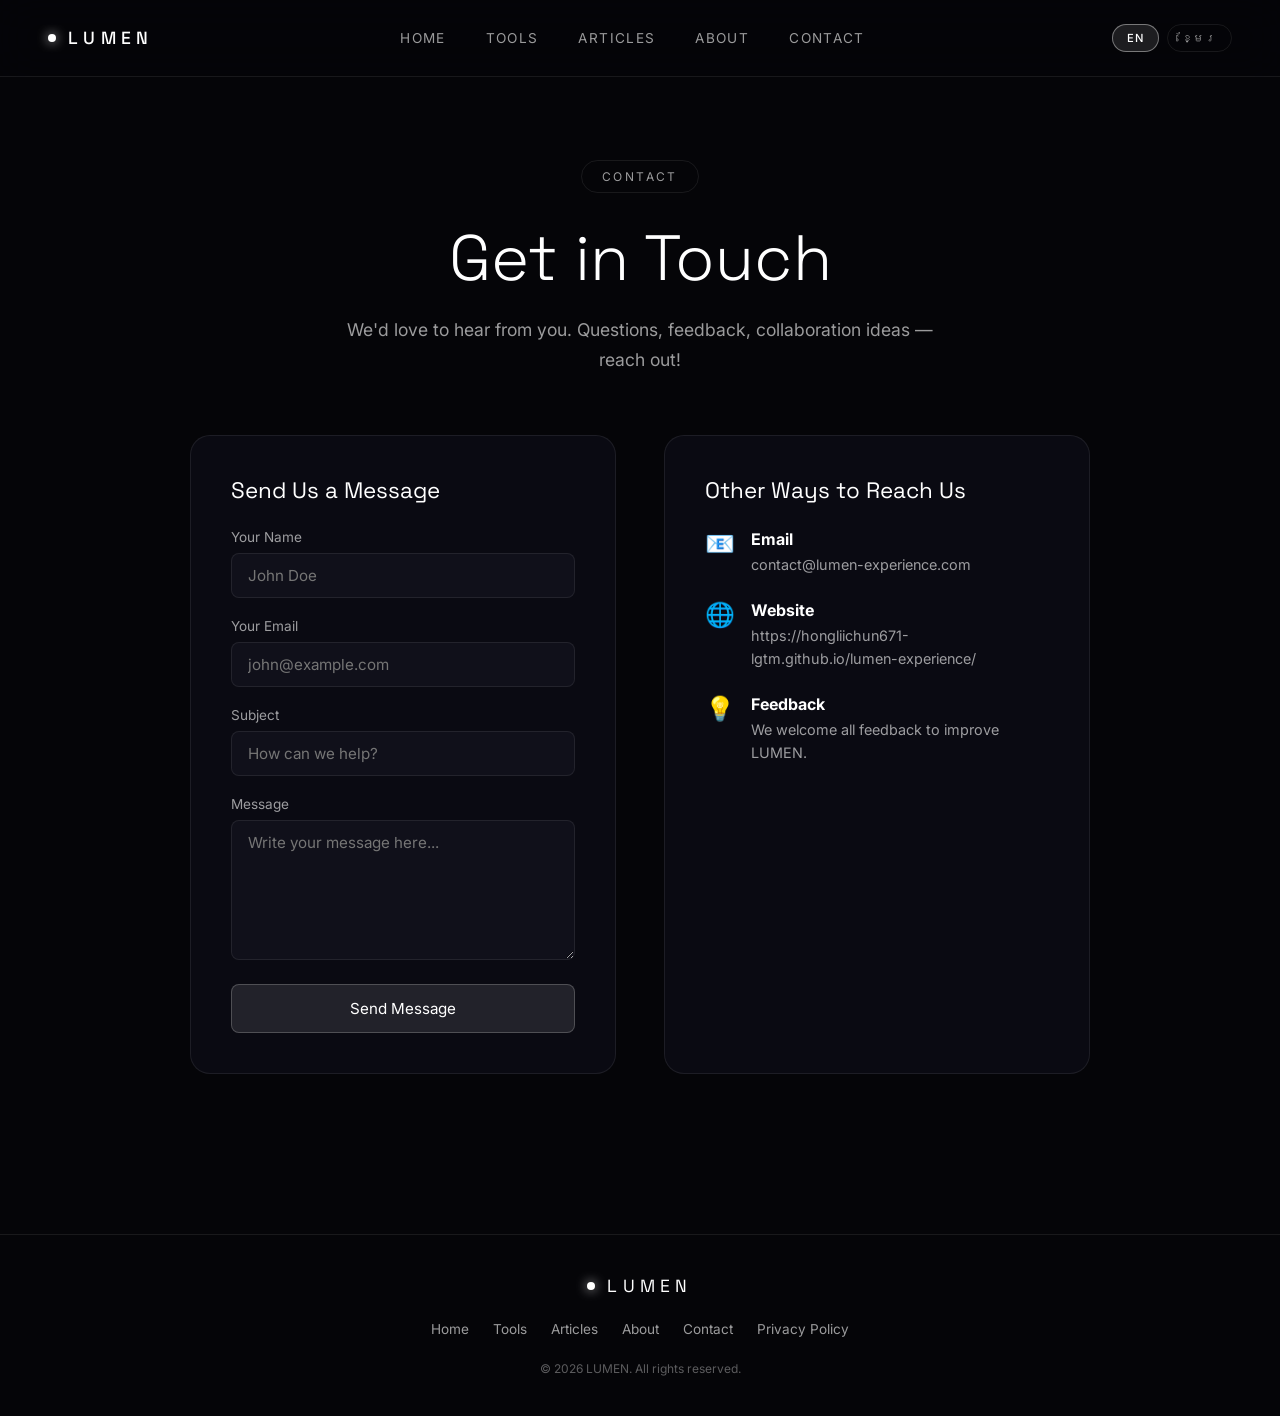
<file: contact.html>
<!DOCTYPE html>
<html lang="en">
<head>
    <meta charset="UTF-8">
    <meta name="viewport" content="width=device-width, initial-scale=1.0">
    <title>Contact LUMEN — Get in Touch</title>
    <meta name="description" content="Contact the LUMEN team. We'd love to hear from you — questions, feedback, collaboration ideas, and more.">
    <meta name="keywords" content="contact LUMEN, LUMEN support, feedback">
    <meta name="author" content="LUMEN">
    <meta name="robots" content="index, follow">
    
    <!-- Open Graph -->
    <meta property="og:type" content="website">
    <meta property="og:title" content="Contact LUMEN">
    <meta property="og:description" content="Contact the LUMEN team. We'd love to hear from you.">
    <meta property="og:url" content="https://hongliichun671-lgtm.github.io/lumen-experience/contact.html">
    
    <!-- Structured Data -->
    <script type="application/ld+json">
    {
        "@context": "https://schema.org",
        "@type": "ContactPage",
        "name": "Contact LUMEN",
        "url": "https://hongliichun671-lgtm.github.io/lumen-experience/contact.html",
        "description": "Contact the LUMEN team."
    }
    </script>
    
    <!-- Favicon -->
    <link rel="icon" type="image/svg+xml" href="data:image/svg+xml,%3Csvg xmlns='http://www.w3.org/2000/svg' viewBox='0 0 32 32'%3E%3Cdefs%3E%3CradialGradient id='g' cx='50%25' cy='50%25' r='50%25'%3E%3Cstop offset='0%25' stop-color='%23ffffff'/%3E%3Cstop offset='100%25' stop-color='%23000000'/%3E%3C/radialGradient%3E%3C/defs%3E%3Ccircle cx='16' cy='16' r='14' fill='url(%23g)'/%3E%3C/svg%3E">
    
    <!-- Fonts -->
    <link rel="preconnect" href="https://fonts.googleapis.com">
    <link rel="preconnect" href="https://fonts.gstatic.com" crossorigin>
    <link href="https://fonts.googleapis.com/css2?family=Space+Grotesk:wght@300;400;500;600;700&family=Inter:wght@200;300;400;500&family=Noto+Sans+Khmer:wght@300;400;500;600&display=swap" rel="stylesheet">
    
    <link rel="stylesheet" href="css/styles.css">
    <link rel="stylesheet" href="css/articles.css">
</head>
<body>
    <!-- Navigation -->
    <nav class="nav" id="nav">
        <div class="nav-logo">
            <span class="nav-logo-dot"></span>
            <span class="nav-logo-text">LUMEN</span>
        </div>
        <div class="nav-links">
            <a href="index.html" class="nav-link">Home</a>
            <a href="tools.html" class="nav-link">Tools</a>
            <a href="articles.html" class="nav-link">Articles</a>
            <a href="about.html" class="nav-link">About</a>
            <a href="contact.html" class="nav-link active">Contact</a>
        </div>
        <div class="nav-controls">
            <button class="lang-btn active" data-lang="en" aria-label="English">EN</button>
            <button class="lang-btn" data-lang="km" aria-label="ភាសាខ្មែរ">ខ្មែរ</button>
        </div>
    </nav>

    <main class="contact-main">
        <div class="contact-hero">
            <div class="contact-hero-badge">CONTACT</div>
            <h1 class="contact-hero-title">Get in Touch</h1>
            <p class="contact-hero-desc">We'd love to hear from you. Questions, feedback, collaboration ideas — reach out!</p>
        </div>

        <div class="contact-content">
            <div class="contact-form-container">
                <h2>Send Us a Message</h2>
                <form class="contact-form" id="contactForm">
                    <div class="form-group">
                        <label for="contactName">Your Name</label>
                        <input type="text" id="contactName" name="name" required placeholder="John Doe">
                    </div>
                    <div class="form-group">
                        <label for="contactEmail">Your Email</label>
                        <input type="email" id="contactEmail" name="email" required placeholder="john@example.com">
                    </div>
                    <div class="form-group">
                        <label for="contactSubject">Subject</label>
                        <input type="text" id="contactSubject" name="subject" required placeholder="How can we help?">
                    </div>
                    <div class="form-group">
                        <label for="contactMessage">Message</label>
                        <textarea id="contactMessage" name="message" rows="6" required placeholder="Write your message here..."></textarea>
                    </div>
                    <button type="submit" class="contact-submit">Send Message</button>
                </form>
            </div>

            <div class="contact-info">
                <h2>Other Ways to Reach Us</h2>
                <div class="contact-info-item">
                    <span class="contact-info-icon">📧</span>
                    <div>
                        <strong>Email</strong>
                        <p>contact@lumen-experience.com</p>
                    </div>
                </div>
                <div class="contact-info-item">
                    <span class="contact-info-icon">🌐</span>
                    <div>
                        <strong>Website</strong>
                        <p>https://hongliichun671-lgtm.github.io/lumen-experience/</p>
                    </div>
                </div>
                <div class="contact-info-item">
                    <span class="contact-info-icon">💡</span>
                    <div>
                        <strong>Feedback</strong>
                        <p>We welcome all feedback to improve LUMEN.</p>
                    </div>
                </div>
            </div>
        </div>
    </main>

    <footer class="site-footer">
        <div class="footer-content">
            <div class="footer-brand">
                <span class="nav-logo-dot"></span>
                <span>LUMEN</span>
            </div>
            <div class="footer-links">
                <a href="index.html">Home</a>
                <a href="tools.html">Tools</a>
                <a href="articles.html">Articles</a>
                <a href="about.html">About</a>
                <a href="contact.html">Contact</a>
                <a href="privacy.html">Privacy Policy</a>
            </div>
            <div class="footer-copy">© 2026 LUMEN. All rights reserved.</div>
        </div>
    </footer>

    <script>
        document.getElementById('contactForm').addEventListener('submit', function(e) {
            e.preventDefault();
            alert('Thank you for your message! We will get back to you soon.');
            this.reset();
        });
    </script>
</body>
</html>
</file>
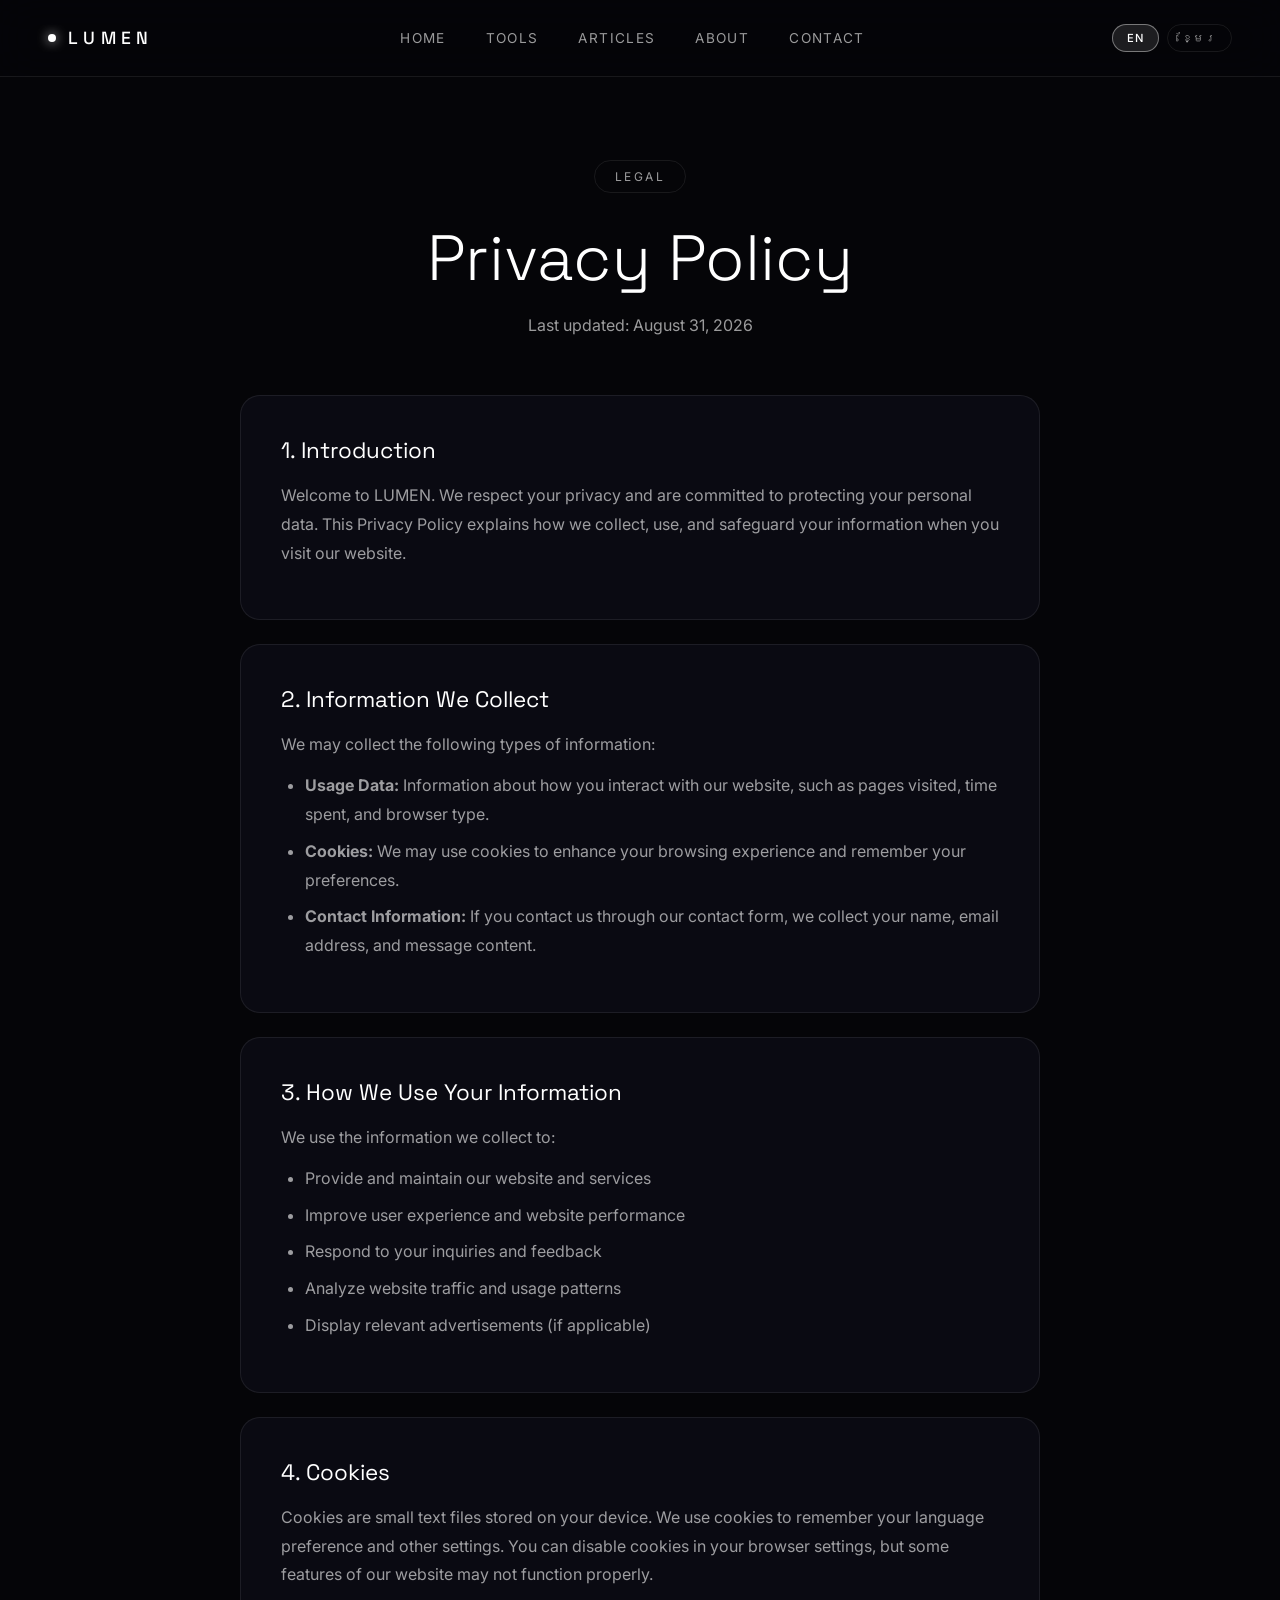
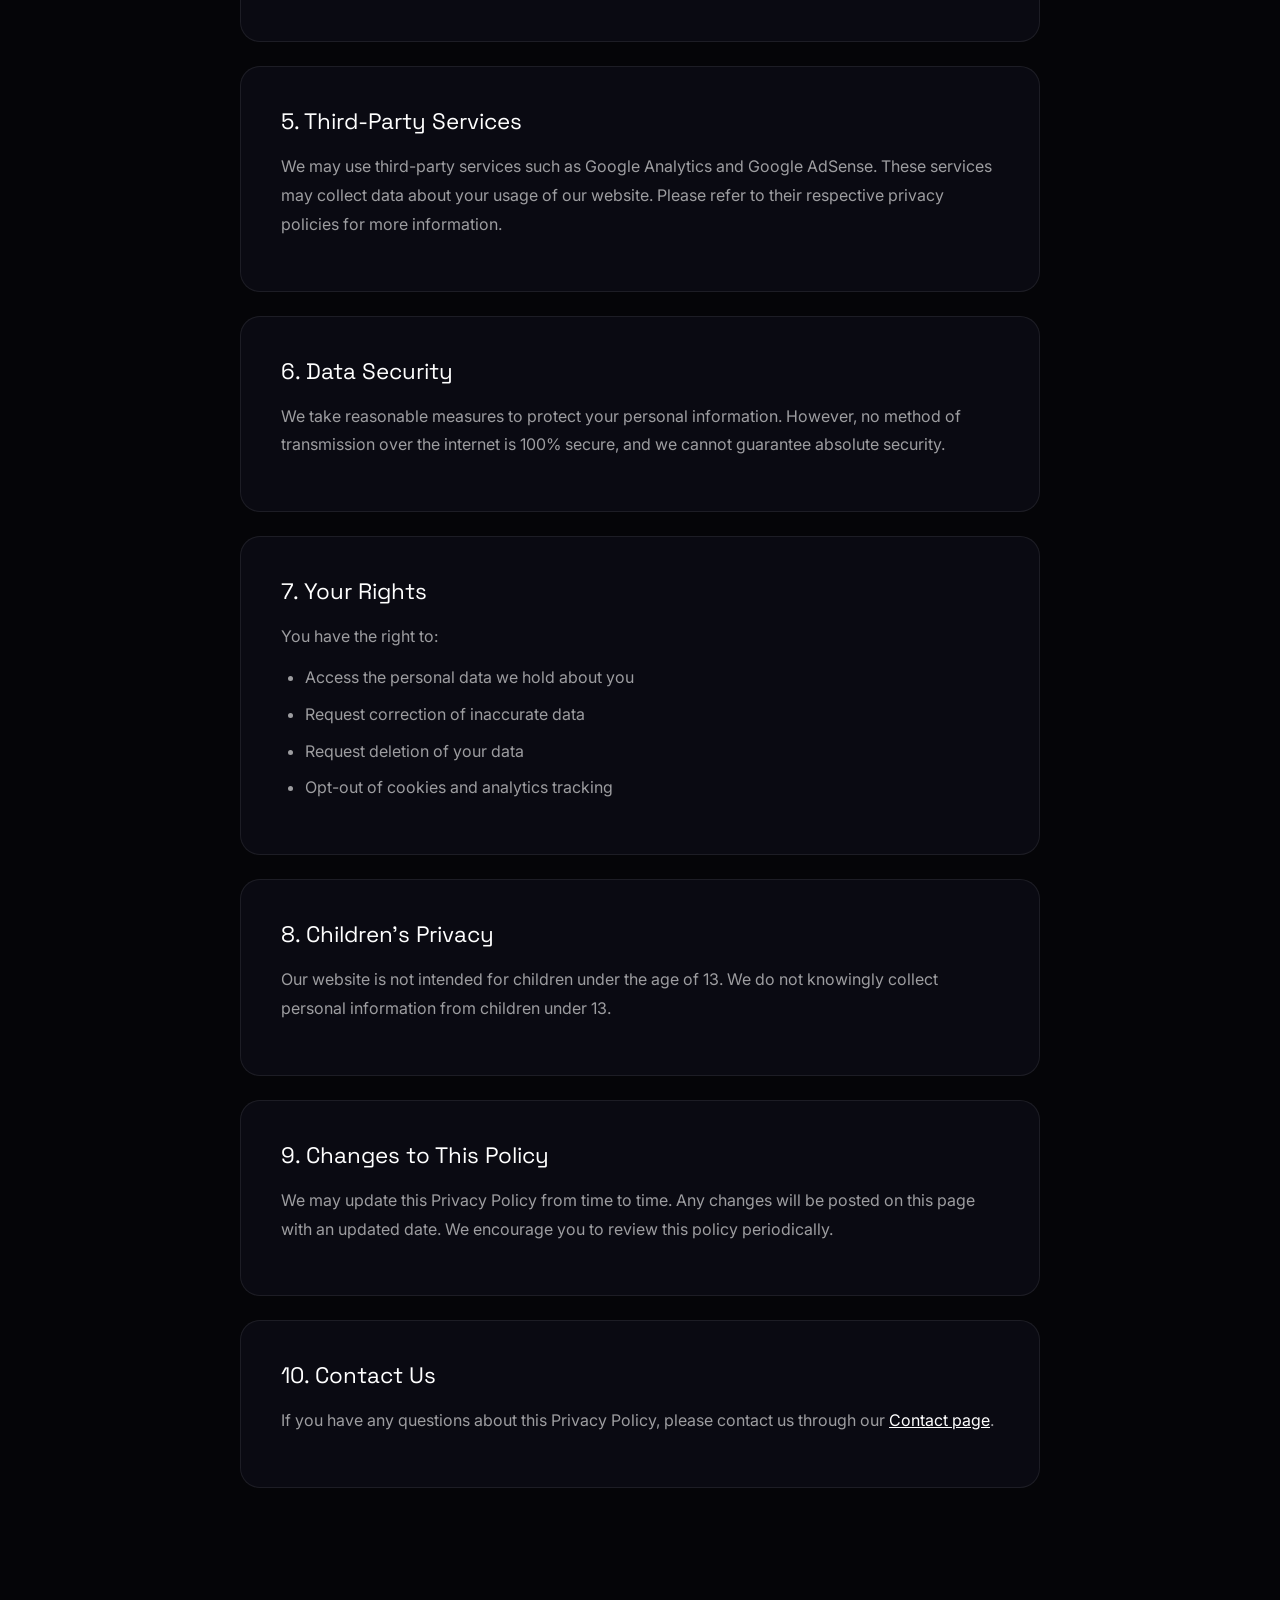
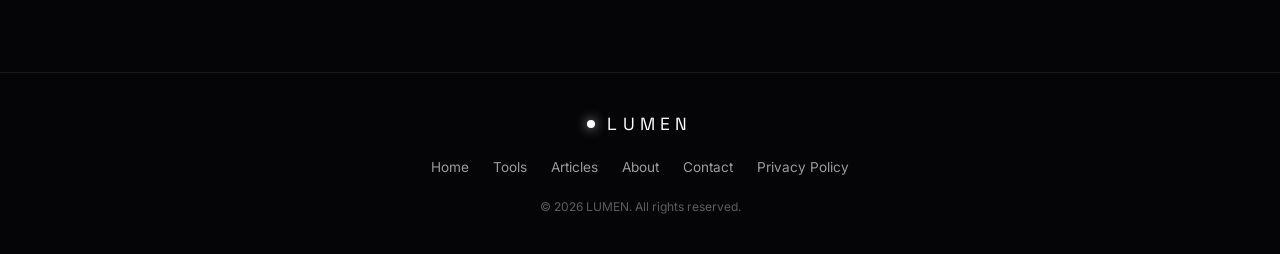
<file: privacy.html>
<!DOCTYPE html>
<html lang="en">
<head>
    <meta charset="UTF-8">
    <meta name="viewport" content="width=device-width, initial-scale=1.0">
    <title>Privacy Policy — LUMEN</title>
    <meta name="description" content="LUMEN Privacy Policy — how we handle your data, cookies, and privacy.">
    <meta name="keywords" content="privacy policy, LUMEN privacy">
    <meta name="author" content="LUMEN">
    <meta name="robots" content="index, follow">
    
    <!-- Favicon -->
    <link rel="icon" type="image/svg+xml" href="data:image/svg+xml,%3Csvg xmlns='http://www.w3.org/2000/svg' viewBox='0 0 32 32'%3E%3Cdefs%3E%3CradialGradient id='g' cx='50%25' cy='50%25' r='50%25'%3E%3Cstop offset='0%25' stop-color='%23ffffff'/%3E%3Cstop offset='100%25' stop-color='%23000000'/%3E%3C/radialGradient%3E%3C/defs%3E%3Ccircle cx='16' cy='16' r='14' fill='url(%23g)'/%3E%3C/svg%3E">
    
    <!-- Fonts -->
    <link rel="preconnect" href="https://fonts.googleapis.com">
    <link rel="preconnect" href="https://fonts.gstatic.com" crossorigin>
    <link href="https://fonts.googleapis.com/css2?family=Space+Grotesk:wght@300;400;500;600;700&family=Inter:wght@200;300;400;500&family=Noto+Sans+Khmer:wght@300;400;500;600&display=swap" rel="stylesheet">
    
    <link rel="stylesheet" href="css/styles.css">
    <link rel="stylesheet" href="css/articles.css">
</head>
<body>
    <!-- Navigation -->
    <nav class="nav" id="nav">
        <div class="nav-logo">
            <span class="nav-logo-dot"></span>
            <span class="nav-logo-text">LUMEN</span>
        </div>
        <div class="nav-links">
            <a href="index.html" class="nav-link">Home</a>
            <a href="tools.html" class="nav-link">Tools</a>
            <a href="articles.html" class="nav-link">Articles</a>
            <a href="about.html" class="nav-link">About</a>
            <a href="contact.html" class="nav-link">Contact</a>
        </div>
        <div class="nav-controls">
            <button class="lang-btn active" data-lang="en" aria-label="English">EN</button>
            <button class="lang-btn" data-lang="km" aria-label="ភាសាខ្មែរ">ខ្មែរ</button>
        </div>
    </nav>

    <main class="privacy-main">
        <div class="privacy-hero">
            <div class="privacy-hero-badge">LEGAL</div>
            <h1 class="privacy-hero-title">Privacy Policy</h1>
            <p class="privacy-hero-desc">Last updated: August 31, 2026</p>
        </div>

        <div class="privacy-content">
            <section class="privacy-section">
                <h2>1. Introduction</h2>
                <p>Welcome to LUMEN. We respect your privacy and are committed to protecting your personal data. This Privacy Policy explains how we collect, use, and safeguard your information when you visit our website.</p>
            </section>

            <section class="privacy-section">
                <h2>2. Information We Collect</h2>
                <p>We may collect the following types of information:</p>
                <ul>
                    <li><strong>Usage Data:</strong> Information about how you interact with our website, such as pages visited, time spent, and browser type.</li>
                    <li><strong>Cookies:</strong> We may use cookies to enhance your browsing experience and remember your preferences.</li>
                    <li><strong>Contact Information:</strong> If you contact us through our contact form, we collect your name, email address, and message content.</li>
                </ul>
            </section>

            <section class="privacy-section">
                <h2>3. How We Use Your Information</h2>
                <p>We use the information we collect to:</p>
                <ul>
                    <li>Provide and maintain our website and services</li>
                    <li>Improve user experience and website performance</li>
                    <li>Respond to your inquiries and feedback</li>
                    <li>Analyze website traffic and usage patterns</li>
                    <li>Display relevant advertisements (if applicable)</li>
                </ul>
            </section>

            <section class="privacy-section">
                <h2>4. Cookies</h2>
                <p>Cookies are small text files stored on your device. We use cookies to remember your language preference and other settings. You can disable cookies in your browser settings, but some features of our website may not function properly.</p>
            </section>

            <section class="privacy-section">
                <h2>5. Third-Party Services</h2>
                <p>We may use third-party services such as Google Analytics and Google AdSense. These services may collect data about your usage of our website. Please refer to their respective privacy policies for more information.</p>
            </section>

            <section class="privacy-section">
                <h2>6. Data Security</h2>
                <p>We take reasonable measures to protect your personal information. However, no method of transmission over the internet is 100% secure, and we cannot guarantee absolute security.</p>
            </section>

            <section class="privacy-section">
                <h2>7. Your Rights</h2>
                <p>You have the right to:</p>
                <ul>
                    <li>Access the personal data we hold about you</li>
                    <li>Request correction of inaccurate data</li>
                    <li>Request deletion of your data</li>
                    <li>Opt-out of cookies and analytics tracking</li>
                </ul>
            </section>

            <section class="privacy-section">
                <h2>8. Children's Privacy</h2>
                <p>Our website is not intended for children under the age of 13. We do not knowingly collect personal information from children under 13.</p>
            </section>

            <section class="privacy-section">
                <h2>9. Changes to This Policy</h2>
                <p>We may update this Privacy Policy from time to time. Any changes will be posted on this page with an updated date. We encourage you to review this policy periodically.</p>
            </section>

            <section class="privacy-section">
                <h2>10. Contact Us</h2>
                <p>If you have any questions about this Privacy Policy, please contact us through our <a href="contact.html">Contact page</a>.</p>
            </section>
        </div>
    </main>

    <footer class="site-footer">
        <div class="footer-content">
            <div class="footer-brand">
                <span class="nav-logo-dot"></span>
                <span>LUMEN</span>
            </div>
            <div class="footer-links">
                <a href="index.html">Home</a>
                <a href="tools.html">Tools</a>
                <a href="articles.html">Articles</a>
                <a href="about.html">About</a>
                <a href="contact.html">Contact</a>
                <a href="privacy.html">Privacy Policy</a>
            </div>
            <div class="footer-copy">© 2026 LUMEN. All rights reserved.</div>
        </div>
    </footer>
</body>
</html>
</file>
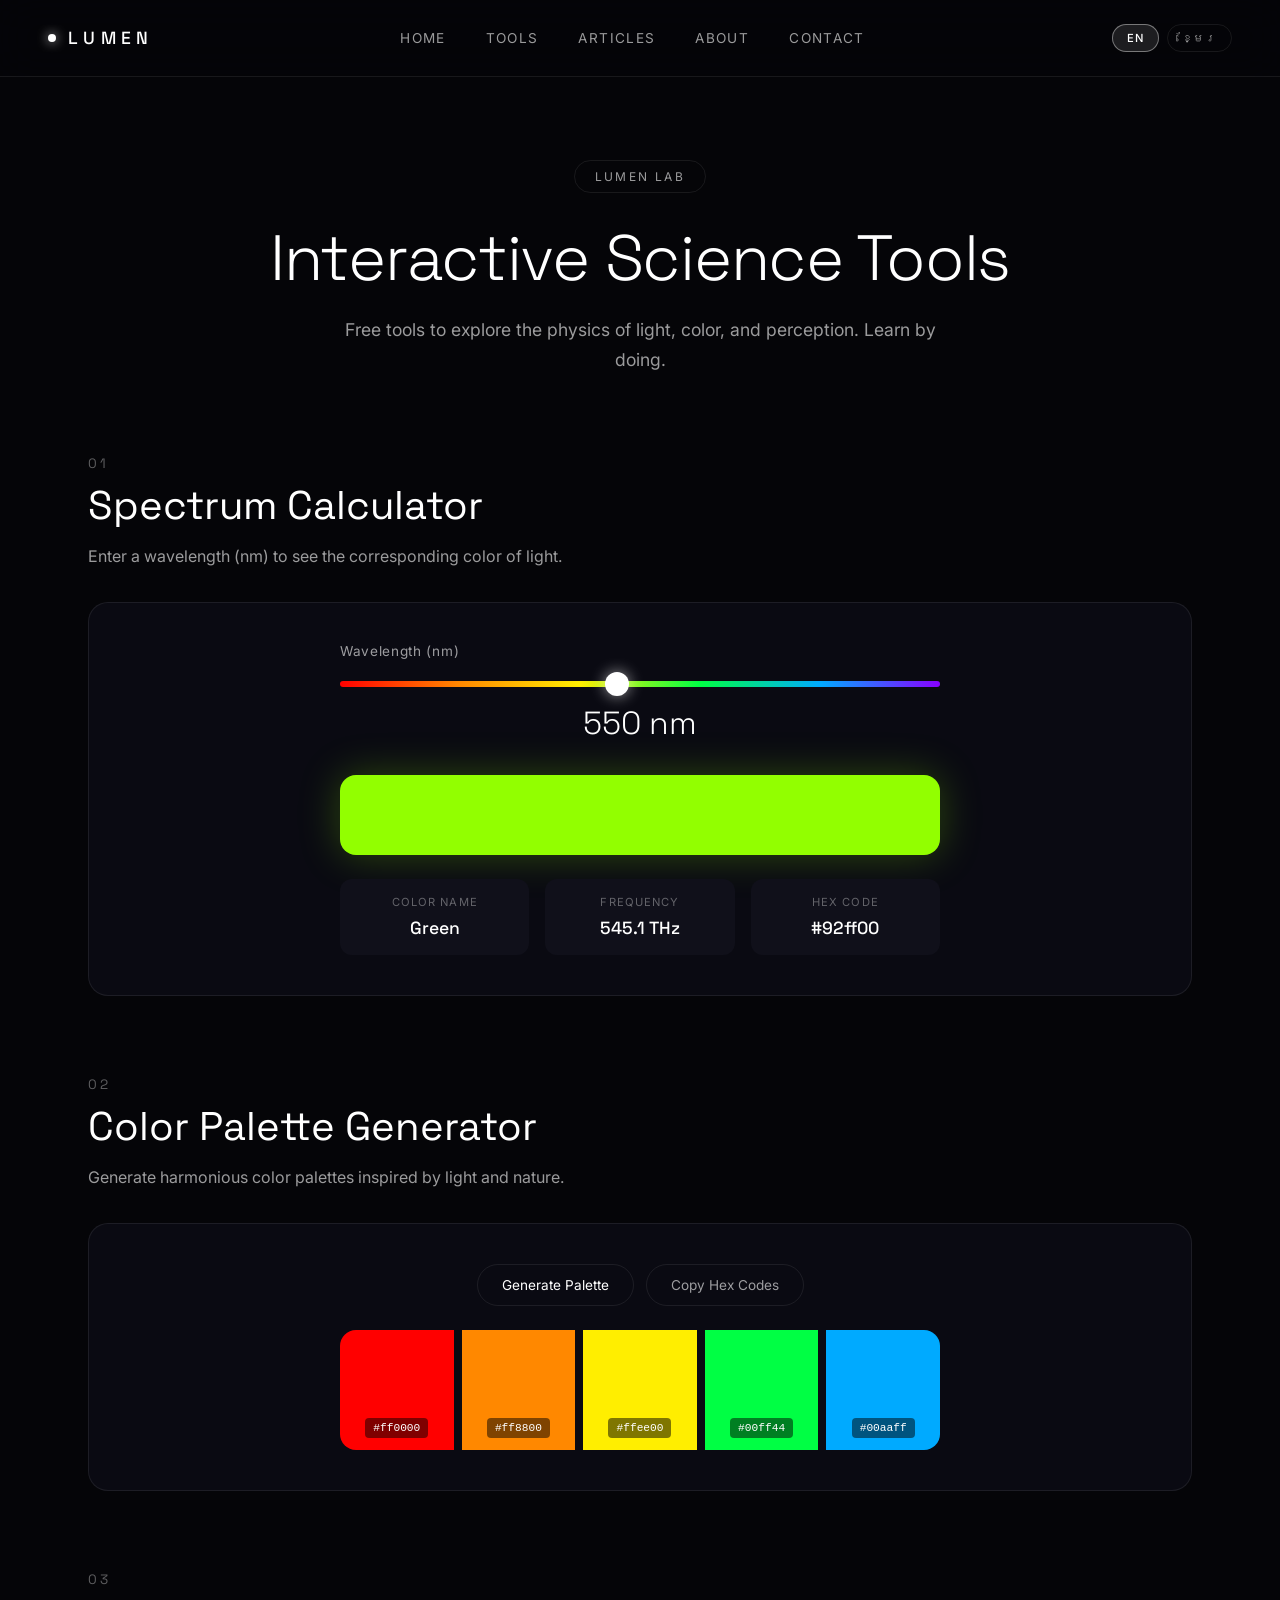
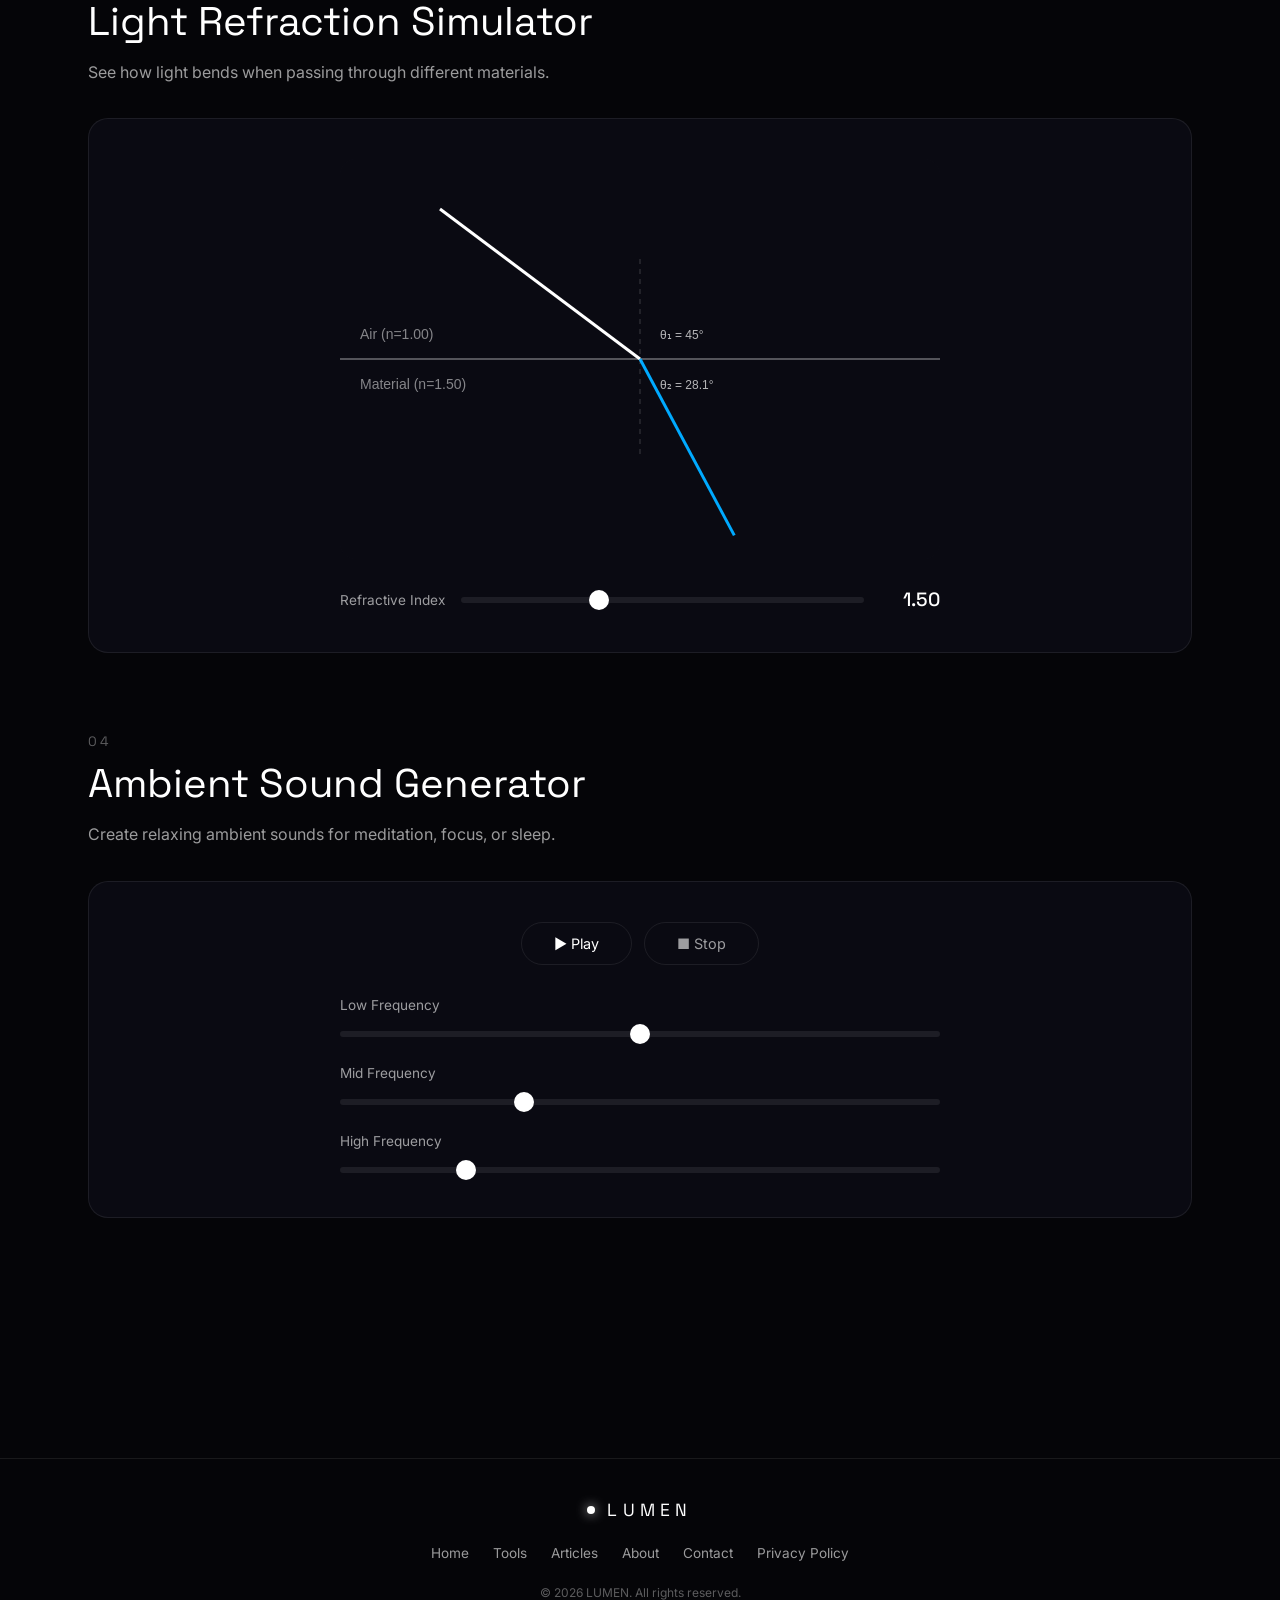
<file: tools.html>
<!DOCTYPE html>
<html lang="en">
<head>
    <meta charset="UTF-8">
    <meta name="viewport" content="width=device-width, initial-scale=1.0">
    <title>LUMEN Lab — Interactive Science Tools | Spectrum Calculator, Color Tools & More</title>
    <meta name="description" content="Explore LUMEN Lab's free interactive science tools: Spectrum Calculator, Color Palette Generator, Light Refraction Simulator, and more. Learn about light, color, and physics.">
    <meta name="keywords" content="spectrum calculator, color palette generator, light refraction simulator, physics tools, interactive science, light tools, color tools">
    <meta name="author" content="LUMEN">
    <meta name="robots" content="index, follow">
    
    <!-- Open Graph -->
    <meta property="og:type" content="website">
    <meta property="og:title" content="LUMEN Lab — Interactive Science Tools">
    <meta property="og:description" content="Free interactive science tools: Spectrum Calculator, Color Palette Generator, Light Refraction Simulator, and more.">
    <meta property="og:url" content="https://hongliichun671-lgtm.github.io/lumen-experience/tools.html">
    
    <!-- Structured Data -->
    <script type="application/ld+json">
    {
        "@context": "https://schema.org",
        "@type": "WebPage",
        "name": "LUMEN Lab — Interactive Science Tools",
        "url": "https://hongliichun671-lgtm.github.io/lumen-experience/tools.html",
        "description": "Free interactive science tools: Spectrum Calculator, Color Palette Generator, Light Refraction Simulator, and more."
    }
    </script>
    
    <!-- Favicon -->
    <link rel="icon" type="image/svg+xml" href="data:image/svg+xml,%3Csvg xmlns='http://www.w3.org/2000/svg' viewBox='0 0 32 32'%3E%3Cdefs%3E%3CradialGradient id='g' cx='50%25' cy='50%25' r='50%25'%3E%3Cstop offset='0%25' stop-color='%23ffffff'/%3E%3Cstop offset='100%25' stop-color='%23000000'/%3E%3C/radialGradient%3E%3C/defs%3E%3Ccircle cx='16' cy='16' r='14' fill='url(%23g)'/%3E%3C/svg%3E">
    
    <!-- Fonts -->
    <link rel="preconnect" href="https://fonts.googleapis.com">
    <link rel="preconnect" href="https://fonts.gstatic.com" crossorigin>
    <link href="https://fonts.googleapis.com/css2?family=Space+Grotesk:wght@300;400;500;600;700&family=Inter:wght@200;300;400;500&family=Noto+Sans+Khmer:wght@300;400;500;600&display=swap" rel="stylesheet">
    
    <link rel="stylesheet" href="css/styles.css">
    <link rel="stylesheet" href="css/tools.css">
</head>
<body>
    <!-- Navigation -->
    <nav class="nav" id="nav">
        <div class="nav-logo">
            <span class="nav-logo-dot"></span>
            <span class="nav-logo-text">LUMEN</span>
        </div>
        <div class="nav-links">
            <a href="index.html" class="nav-link">Home</a>
            <a href="tools.html" class="nav-link active">Tools</a>
            <a href="articles.html" class="nav-link">Articles</a>
            <a href="about.html" class="nav-link">About</a>
            <a href="contact.html" class="nav-link">Contact</a>
        </div>
        <div class="nav-controls">
            <button class="lang-btn active" data-lang="en" aria-label="English">EN</button>
            <button class="lang-btn" data-lang="km" aria-label="ភាសាខ្មែរ">ខ្មែរ</button>
        </div>
    </nav>

    <main class="tools-main">
        <div class="tools-hero">
            <div class="tools-hero-badge">LUMEN LAB</div>
            <h1 class="tools-hero-title">Interactive Science Tools</h1>
            <p class="tools-hero-desc">Free tools to explore the physics of light, color, and perception. Learn by doing.</p>
        </div>

        <!-- Tool 1: Spectrum Calculator -->
        <section class="tool-section" id="spectrum-calculator">
            <div class="tool-header">
                <span class="tool-number">01</span>
                <h2 class="tool-title">Spectrum Calculator</h2>
                <p class="tool-desc">Enter a wavelength (nm) to see the corresponding color of light.</p>
            </div>
            <div class="tool-card">
                <div class="spectrum-calc">
                    <div class="calc-input-group">
                        <label for="wavelengthInput">Wavelength (nm)</label>
                        <input type="range" id="wavelengthInput" min="380" max="750" value="550" step="1">
                        <div class="calc-value-display">
                            <span id="wavelengthValue">550</span> nm
                        </div>
                    </div>
                    <div class="calc-color-preview" id="calcColorPreview"></div>
                    <div class="calc-info">
                        <div class="calc-info-item">
                            <span class="calc-info-label">Color Name</span>
                            <span class="calc-info-value" id="calcColorName">Green</span>
                        </div>
                        <div class="calc-info-item">
                            <span class="calc-info-label">Frequency</span>
                            <span class="calc-info-value" id="calcFrequency">545 THz</span>
                        </div>
                        <div class="calc-info-item">
                            <span class="calc-info-label">Hex Code</span>
                            <span class="calc-info-value" id="calcHex">#00ff44</span>
                        </div>
                    </div>
                </div>
            </div>
        </section>

        <!-- Tool 2: Color Palette Generator -->
        <section class="tool-section" id="color-palette">
            <div class="tool-header">
                <span class="tool-number">02</span>
                <h2 class="tool-title">Color Palette Generator</h2>
                <p class="tool-desc">Generate harmonious color palettes inspired by light and nature.</p>
            </div>
            <div class="tool-card">
                <div class="palette-generator">
                    <div class="palette-controls">
                        <button class="palette-btn" id="generatePalette">Generate Palette</button>
                        <button class="palette-btn secondary" id="copyPalette">Copy Hex Codes</button>
                    </div>
                    <div class="palette-display" id="paletteDisplay">
                        <div class="palette-color" style="background:#ff0000"><span>#ff0000</span></div>
                        <div class="palette-color" style="background:#ff8800"><span>#ff8800</span></div>
                        <div class="palette-color" style="background:#ffee00"><span>#ffee00</span></div>
                        <div class="palette-color" style="background:#00ff44"><span>#00ff44</span></div>
                        <div class="palette-color" style="background:#00aaff"><span>#00aaff</span></div>
                    </div>
                </div>
            </div>
        </section>

        <!-- Tool 3: Light Refraction Simulator -->
        <section class="tool-section" id="refraction-simulator">
            <div class="tool-header">
                <span class="tool-number">03</span>
                <h2 class="tool-title">Light Refraction Simulator</h2>
                <p class="tool-desc">See how light bends when passing through different materials.</p>
            </div>
            <div class="tool-card">
                <div class="refraction-sim">
                    <canvas id="refractionCanvas" width="600" height="400"></canvas>
                    <div class="refraction-controls">
                        <label for="refractionIndex">Refractive Index</label>
                        <input type="range" id="refractionIndex" min="1" max="2.5" value="1.5" step="0.01">
                        <span id="refractionIndexValue">1.50</span>
                    </div>
                </div>
            </div>
        </section>

        <!-- Tool 4: Ambient Sound Generator -->
        <section class="tool-section" id="ambient-sound">
            <div class="tool-header">
                <span class="tool-number">04</span>
                <h2 class="tool-title">Ambient Sound Generator</h2>
                <p class="tool-desc">Create relaxing ambient sounds for meditation, focus, or sleep.</p>
            </div>
            <div class="tool-card">
                <div class="ambient-sound">
                    <div class="ambient-controls">
                        <button class="ambient-btn" id="ambientPlay">▶ Play</button>
                        <button class="ambient-btn secondary" id="ambientStop">■ Stop</button>
                    </div>
                    <div class="ambient-sliders">
                        <div class="ambient-slider-group">
                            <label>Low Frequency</label>
                            <input type="range" id="ambientLow" min="0" max="100" value="50">
                        </div>
                        <div class="ambient-slider-group">
                            <label>Mid Frequency</label>
                            <input type="range" id="ambientMid" min="0" max="100" value="30">
                        </div>
                        <div class="ambient-slider-group">
                            <label>High Frequency</label>
                            <input type="range" id="ambientHigh" min="0" max="100" value="20">
                        </div>
                    </div>
                </div>
            </div>
        </section>
    </main>

    <footer class="site-footer">
        <div class="footer-content">
            <div class="footer-brand">
                <span class="nav-logo-dot"></span>
                <span>LUMEN</span>
            </div>
            <div class="footer-links">
                <a href="index.html">Home</a>
                <a href="tools.html">Tools</a>
                <a href="articles.html">Articles</a>
                <a href="about.html">About</a>
                <a href="contact.html">Contact</a>
                <a href="privacy.html">Privacy Policy</a>
            </div>
            <div class="footer-copy">© 2026 LUMEN. All rights reserved.</div>
        </div>
    </footer>

    <script src="js/tools.js"></script>
</body>
</html>
</file>
<file: css/styles.css>
/* ============================================
   LUMEN — Enhanced styles.css with WebGL
   Updated with 3D integration
   ============================================ */

:root {
    --bg-primary: #050508;
    --bg-secondary: #0a0a12;
    --bg-tertiary: #10101a;
    --text-primary: #ffffff;
    --text-secondary: rgba(255, 255, 255, 0.6);
    --text-tertiary: rgba(255, 255, 255, 0.35);
    --accent: #ffffff;
    --accent-glow: rgba(255, 255, 255, 0.15);
    --border: rgba(255, 255, 255, 0.08);
    --border-hover: rgba(255, 255, 255, 0.2);
    --font-display: 'Space Grotesk', sans-serif;
    --font-body: 'Inter', sans-serif;
    --font-khmer: 'Noto Sans Khmer', sans-serif;
    --ease-out: cubic-bezier(0.16, 1, 0.3, 1);
    --ease-in-out: cubic-bezier(0.65, 0, 0.35, 1);
    --ease-spring: cubic-bezier(0.34, 1.56, 0.64, 1);
}

* {
    margin: 0;
    padding: 0;
    box-sizing: border-box;
}

html {
    scroll-behavior: smooth;
}

body {
    background: var(--bg-primary);
    color: var(--text-primary);
    font-family: var(--font-body);
    overflow-x: hidden;
    -webkit-font-smoothing: antialiased;
    -moz-osx-font-smoothing: grayscale;
    cursor: none;
}

/* WebGL Canvas */
#webglCanvas {
    position: fixed;
    inset: 0;
    z-index: 0;
    pointer-events: none;
    opacity: 0;
    transition: opacity 1s ease;
}

#webglCanvas.loaded {
    opacity: 1;
}

/* Khmer font support */
html[lang="km"] body,
html[lang="km"] .origin-title,
html[lang="km"] .section-title,
html[lang="km"] .final-title,
html[lang="km"] .stat-value,
html[lang="km"] .spectrum-wavelength,
html[lang="km"] .spectrum-name,
html[lang="km"] .spectrum-frequency {
    font-family: var(--font-khmer);
}

@media (max-width: 768px) {
    body {
        cursor: auto;
    }
}

/* ============================================
   Preloader
   ============================================ */

.preloader {
    position: fixed;
    inset: 0;
    background: var(--bg-primary);
    display: flex;
    align-items: center;
    justify-content: center;
    z-index: 10000;
    transition: opacity 0.8s var(--ease-out), visibility 0.8s;
}

.preloader.hidden {
    opacity: 0;
    visibility: hidden;
    pointer-events: none;
}

.preloader-inner {
    text-align: center;
}

.preloader-ring {
    width: 80px;
    height: 80px;
    margin: 0 auto 24px;
    border: 1px solid rgba(255, 255, 255, 0.1);
    border-top-color: #ffffff;
    border-radius: 50%;
    animation: preloaderSpin 1.2s linear infinite;
}

@keyframes preloaderSpin {
    to { transform: rotate(360deg); }
}

.preloader-text {
    font-family: var(--font-display);
    font-size: 2rem;
    font-weight: 300;
    letter-spacing: 0.5em;
    text-transform: uppercase;
    animation: preloaderPulse 2s ease-in-out infinite;
}

.preloader-sub {
    margin-top: 12px;
    font-size: 0.8rem;
    color: var(--text-tertiary);
    letter-spacing: 0.3em;
    text-transform: uppercase;
}

@keyframes preloaderPulse {
    0%, 100% { opacity: 0.6; }
    50% { opacity: 1; }
}

/* ============================================
   Custom Cursor
   ============================================ */

.cursor-dot {
    position: fixed;
    width: 6px;
    height: 6px;
    background: #ffffff;
    border-radius: 50%;
    pointer-events: none;
    z-index: 9999;
    transform: translate(-50%, -50%);
    transition: width 0.2s, height 0.2s, background 0.2s;
}

.cursor-ring {
    position: fixed;
    width: 36px;
    height: 36px;
    border: 1px solid rgba(255, 255, 255, 0.3);
    border-radius: 50%;
    pointer-events: none;
    z-index: 9998;
    transform: translate(-50%, -50%);
    transition: width 0.3s var(--ease-out), height 0.3s var(--ease-out), border-color 0.3s, background 0.3s;
}

.cursor-ring.hover {
    width: 56px;
    height: 56px;
    border-color: rgba(255, 255, 255, 0.6);
    background: rgba(255, 255, 255, 0.05);
}

@media (max-width: 768px) {
    .cursor-dot, .cursor-ring {
        display: none;
    }
}

/* ============================================
   Navigation
   ============================================ */

.nav {
    position: fixed;
    top: 0;
    left: 0;
    right: 0;
    z-index: 1000;
    display: flex;
    align-items: center;
    justify-content: space-between;
    padding: 24px 48px;
    background: rgba(5, 5, 8, 0.5);
    backdrop-filter: blur(20px);
    -webkit-backdrop-filter: blur(20px);
    border-bottom: 1px solid var(--border);
    transition: padding 0.4s var(--ease-out);
}

.nav.scrolled {
    padding: 16px 48px;
}

.nav-logo {
    display: flex;
    align-items: center;
    gap: 12px;
}

.nav-logo-dot {
    width: 8px;
    height: 8px;
    background: #ffffff;
    border-radius: 50%;
    box-shadow: 0 0 12px rgba(255, 255, 255, 0.8);
    animation: logoPulse 3s ease-in-out infinite;
}

@keyframes logoPulse {
    0%, 100% { opacity: 0.6; transform: scale(1); }
    50% { opacity: 1; transform: scale(1.3); }
}

.nav-logo-text {
    font-family: var(--font-display);
    font-size: 1.1rem;
    font-weight: 500;
    letter-spacing: 0.3em;
    text-transform: uppercase;
}

.nav-links {
    display: flex;
    gap: 40px;
}

.nav-link {
    color: var(--text-secondary);
    text-decoration: none;
    font-size: 0.85rem;
    letter-spacing: 0.1em;
    text-transform: uppercase;
    position: relative;
    transition: color 0.3s;
}

.nav-link::after {
    content: '';
    position: absolute;
    bottom: -6px;
    left: 0;
    width: 0;
    height: 1px;
    background: #ffffff;
    transition: width 0.3s var(--ease-out);
}

.nav-link:hover {
    color: var(--text-primary);
}

.nav-link:hover::after {
    width: 100%;
}

.nav-controls {
    display: flex;
    align-items: center;
    gap: 8px;
}

.lang-btn {
    background: transparent;
    border: 1px solid var(--border);
    border-radius: 100px;
    color: var(--text-secondary);
    font-size: 0.7rem;
    font-weight: 500;
    letter-spacing: 0.1em;
    padding: 6px 14px;
    cursor: pointer;
    transition: all 0.3s var(--ease-out);
    font-family: var(--font-body);
}

.lang-btn:hover {
    border-color: var(--border-hover);
    color: var(--text-primary);
}

.lang-btn.active {
    background: rgba(255, 255, 255, 0.1);
    border-color: rgba(255, 255, 255, 0.4);
    color: var(--text-primary);
}

.audio-btn {
    width: 32px;
    height: 32px;
    border-radius: 50%;
    background: transparent;
    border: 1px solid var(--border);
    color: var(--text-secondary);
    font-size: 0.9rem;
    cursor: pointer;
    display: flex;
    align-items: center;
    justify-content: center;
    transition: all 0.3s var(--ease-out);
}

.audio-btn:hover {
    border-color: var(--border-hover);
    color: var(--text-primary);
}

.audio-btn.active {
    background: rgba(255, 255, 255, 0.1);
    border-color: rgba(255, 255, 255, 0.4);
    color: var(--text-primary);
    box-shadow: 0 0 15px rgba(255, 255, 255, 0.2);
}

.nav-progress {
    position: absolute;
    bottom: -1px;
    left: 0;
    width: 100%;
    height: 1px;
    background: transparent;
}

.nav-progress-bar {
    height: 100%;
    width: 0;
    background: linear-gradient(90deg, #ffffff, rgba(255, 255, 255, 0.5));
    transition: width 0.1s linear;
}

@media (max-width: 768px) {
    .nav {
        padding: 16px 24px;
    }
    .nav.scrolled {
        padding: 12px 24px;
    }
    .nav-links {
        display: none;
    }
    .nav-controls {
        gap: 6px;
    }
    .lang-btn {
        padding: 5px 10px;
        font-size: 0.65rem;
    }
}

/* ============================================
   Main Content
   ============================================ */

.main {
    position: relative;
    z-index: 1;
}

.scene {
    min-height: 100vh;
    display: flex;
    align-items: center;
    justify-content: center;
    position: relative;
    padding: 120px 48px;
}

.scene-content {
    max-width: 900px;
    width: 100%;
    text-align: center;
    position: relative;
}

/* ============================================
   Scene 1: Origin
   ============================================ */

.scene-origin {
    min-height: 100vh;
}

.origin-badge {
    display: inline-flex;
    align-items: center;
    gap: 10px;
    padding: 8px 20px;
    border: 1px solid var(--border);
    border-radius: 100px;
    font-size: 0.75rem;
    letter-spacing: 0.2em;
    text-transform: uppercase;
    color: var(--text-secondary);
    margin-bottom: 40px;
    opacity: 0;
    animation: fadeInUp 1s var(--ease-out) 0.3s forwards;
}

.origin-badge-dot {
    width: 6px;
    height: 6px;
    background: #ffffff;
    border-radius: 50%;
    animation: badgePulse 2s ease-in-out infinite;
}

@keyframes badgePulse {
    0%, 100% { opacity: 0.5; }
    50% { opacity: 1; }
}

.origin-title {
    font-family: var(--font-display);
    font-size: clamp(3rem, 8vw, 7rem);
    font-weight: 300;
    line-height: 1.05;
    letter-spacing: -0.02em;
    margin-bottom: 32px;
}

.title-line {
    display: block;
    opacity: 0;
    transform: translateY(40px);
    animation: fadeInUp 1.2s var(--ease-out) forwards;
}

.title-line-1 {
    animation-delay: 0.5s;
    font-weight: 700;
    letter-spacing: 0.3em;
    text-transform: uppercase;
    font-size: 0.6em;
    color: var(--text-secondary);
}

.title-line-2 {
    animation-delay: 0.7s;
}

.title-line-3 {
    animation-delay: 0.9s;
    color: transparent;
    background: linear-gradient(135deg, #ffffff, rgba(255, 255, 255, 0.4));
    -webkit-background-clip: text;
    background-clip: text;
}

.origin-subtitle {
    font-size: 1.1rem;
    color: var(--text-secondary);
    max-width: 500px;
    margin: 0 auto;
    line-height: 1.7;
    opacity: 0;
    animation: fadeInUp 1s var(--ease-out) 1.2s forwards;
}

.scroll-indicator {
    position: absolute;
    bottom: -80px;
    left: 50%;
    transform: translateX(-50%);
    display: flex;
    flex-direction: column;
    align-items: center;
    gap: 12px;
    opacity: 0;
    animation: fadeIn 1s var(--ease-out) 1.8s forwards;
}

.scroll-indicator span {
    font-size: 0.7rem;
    letter-spacing: 0.3em;
    text-transform: uppercase;
    color: var(--text-tertiary);
}

.scroll-line {
    width: 1px;
    height: 40px;
    background: linear-gradient(to bottom, #ffffff, transparent);
    animation: scrollLine 2s ease-in-out infinite;
}

@keyframes scrollLine {
    0% { transform: scaleY(0); transform-origin: top; }
    50% { transform: scaleY(1); transform-origin: top; }
    100% { transform: scaleY(0); transform-origin: bottom; }
}

@keyframes fadeInUp {
    from {
        opacity: 0;
        transform: translateY(40px);
    }
    to {
        opacity: 1;
        transform: translateY(0);
    }
}

@keyframes fadeIn {
    from { opacity: 0; }
    to { opacity: 1; }
}

/* ============================================
   Section Labels & Titles
   ============================================ */

.section-label {
    font-size: 0.75rem;
    letter-spacing: 0.3em;
    text-transform: uppercase;
    color: var(--text-tertiary);
    margin-bottom: 24px;
    opacity: 0;
    transform: translateY(20px);
    transition: opacity 0.8s var(--ease-out), transform 0.8s var(--ease-out);
}

.section-title {
    font-family: var(--font-display);
    font-size: clamp(2rem, 5vw, 3.5rem);
    font-weight: 300;
    line-height: 1.2;
    letter-spacing: -0.02em;
    margin-bottom: 24px;
    opacity: 0;
    transform: translateY(30px);
    transition: opacity 0.8s var(--ease-out) 0.1s, transform 0.8s var(--ease-out) 0.1s;
}

.section-desc {
    font-size: 1.05rem;
    color: var(--text-secondary);
    max-width: 600px;
    margin: 0 auto 60px;
    line-height: 1.8;
    opacity: 0;
    transform: translateY(30px);
    transition: opacity 0.8s var(--ease-out) 0.2s, transform 0.8s var(--ease-out) 0.2s;
}

.accent {
    color: transparent;
    background: linear-gradient(135deg, #ffffff, rgba(255, 255, 255, 0.4));
    -webkit-background-clip: text;
    background-clip: text;
}

.scene.visible .section-label,
.scene.visible .section-title,
.scene.visible .section-desc {
    opacity: 1;
    transform: translateY(0);
}

/* ============================================
   Scene 2: Spectrum
   ============================================ */

.spectrum-container {
    margin: 0 auto 60px;
    max-width: 600px;
    opacity: 0;
    transform: translateY(30px);
    transition: opacity 0.8s var(--ease-out) 0.3s, transform 0.8s var(--ease-out) 0.3s;
}

.scene.visible .spectrum-container {
    opacity: 1;
    transform: translateY(0);
}

.spectrum-bar {
    position: relative;
    height: 8px;
    border-radius: 100px;
    background: linear-gradient(90deg, #ff0000, #ff8800, #ffee00, #00ff44, #00aaff, #8800ff);
    margin-bottom: 24px;
}

.spectrum-marker {
    position: absolute;
    top: 50%;
    left: 50%;
    width: 20px;
    height: 20px;
    background: #ffffff;
    border-radius: 50%;
    transform: translate(-50%, -50%);
    box-shadow: 0 0 20px rgba(255, 255, 255, 0.8);
    transition: left 0.3s var(--ease-out);
}

.spectrum-info {
    display: flex;
    justify-content: space-between;
    align-items: center;
    font-size: 0.85rem;
    color: var(--text-secondary);
}

.spectrum-wavelength {
    font-family: var(--font-display);
    font-size: 1.2rem;
    font-weight: 500;
    color: var(--text-primary);
}

.spectrum-name {
    font-family: var(--font-display);
    font-size: 1.2rem;
    font-weight: 500;
    color: var(--text-primary);
}

.spectrum-frequency {
    font-family: var(--font-display);
    font-size: 1.2rem;
    font-weight: 500;
    color: var(--text-primary);
}

.spectrum-cards {
    display: grid;
    grid-template-columns: repeat(3, 1fr);
    gap: 16px;
    opacity: 0;
    transform: translateY(30px);
    transition: opacity 0.8s var(--ease-out) 0.4s, transform 0.8s var(--ease-out) 0.4s;
}

.scene.visible .spectrum-cards {
    opacity: 1;
    transform: translateY(0);
}

.spectrum-card {
    background: var(--bg-secondary);
    border: 1px solid var(--border);
    border-radius: 16px;
    padding: 24px;
    text-align: left;
    cursor: pointer;
    transition: transform 0.4s var(--ease-out), border-color 0.4s, box-shadow 0.4s;
    transform-style: preserve-3d;
}

.spectrum-card:hover {
    transform: translateY(-8px) translateZ(20px);
    border-color: var(--border-hover);
    box-shadow: 0 20px 60px rgba(0, 0, 0, 0.4),
                0 0 30px rgba(255, 255, 255, 0.1);
}

.spectrum-card.active {
    border-color: rgba(255, 255, 255, 0.4);
    box-shadow: 0 0 30px rgba(255, 255, 255, 0.1);
}

.spectrum-card-swatch {
    width: 40px;
    height: 40px;
    border-radius: 12px;
    margin-bottom: 16px;
    box-shadow: 0 4px 12px rgba(0, 0, 0, 0.3);
}

.spectrum-card-name {
    font-family: var(--font-display);
    font-size: 1.1rem;
    font-weight: 500;
    margin-bottom: 8px;
}

.spectrum-card-desc {
    font-size: 0.85rem;
    color: var(--text-secondary);
    line-height: 1.6;
}

@media (max-width: 768px) {
    .spectrum-cards {
        grid-template-columns: repeat(2, 1fr);
    }
}

@media (max-width: 480px) {
    .spectrum-cards {
        grid-template-columns: 1fr;
    }
}

/* ============================================
   Scene 3: Consciousness
   ============================================ */

.consciousness-field {
    position: relative;
    width: 300px;
    height: 300px;
    margin: 0 auto 60px;
    border-radius: 50%;
    background: radial-gradient(circle, rgba(255, 255, 255, 0.1), transparent 70%);
    display: flex;
    align-items: center;
    justify-content: center;
    cursor: pointer;
    opacity: 0;
    transform: scale(0.8);
    transition: opacity 0.8s var(--ease-out) 0.3s, transform 0.8s var(--ease-out) 0.3s;
    perspective: 1000px;
    transform-style: preserve-3d;
}

.scene.visible .consciousness-field {
    opacity: 1;
    transform: scale(1);
}

.consciousness-field:hover {
    transform: scale(1.05);
}

.field-orb {
    width: 120px;
    height: 120px;
    border-radius: 50%;
    background: radial-gradient(circle, #ffffff, rgba(255, 255, 255, 0.2) 50%, transparent);
    box-shadow: 0 0 60px rgba(255, 255, 255, 0.3);
    transition: transform 0.3s var(--ease-out), box-shadow 0.3s;
    animation: orbFloat 4s ease-in-out infinite;
    transform: translateZ(0);
}

@keyframes orbFloat {
    0%, 100% { transform: translateY(0) scale(1); }
    50% { transform: translateY(-10px) scale(1.05); }
}

.field-ripple {
    position: absolute;
    width: 120px;
    height: 120px;
    border-radius: 50%;
    border: 1px solid rgba(255, 255, 255, 0.3);
    opacity: 0;
    pointer-events: none;
}

.field-ripple.active {
    animation: ripple 1.5s var(--ease-out) forwards;
}

@keyframes ripple {
    0% {
        opacity: 1;
        transform: scale(1);
        border-color: rgba(255, 255, 255, 0.5);
    }
    100% {
        opacity: 0;
        transform: scale(2.5);
        border-color: transparent;
    }
}

.field-label {
    position: absolute;
    bottom: -40px;
    left: 50%;
    transform: translateX(-50%);
    font-size: 0.75rem;
    letter-spacing: 0.2em;
    text-transform: uppercase;
    color: var(--text-tertiary);
    white-space: nowrap;
}

.consciousness-stats {
    display: flex;
    justify-content: center;
    gap: 60px;
    opacity: 0;
    transform: translateY(30px);
    transition: opacity 0.8s var(--ease-out) 0.4s, transform 0.8s var(--ease-out) 0.4s;
}

.scene.visible .consciousness-stats {
    opacity: 1;
    transform: translateY(0);
}

.stat-item {
    text-align: center;
}

.stat-value {
    font-family: var(--font-display);
    font-size: 2.5rem;
    font-weight: 300;
    color: var(--text-primary);
    margin-bottom: 8px;
}

.stat-label {
    font-size: 0.75rem;
    letter-spacing: 0.15em;
    text-transform: uppercase;
    color: var(--text-tertiary);
}

@media (max-width: 768px) {
    .consciousness-stats {
        gap: 30px;
        flex-wrap: wrap;
    }
    .stat-value {
        font-size: 1.8rem;
    }
}

/* ============================================
   Scene 4: Transcendence
   ============================================ */

.transcend-visual {
    position: relative;
    width: 300px;
    height: 300px;
    margin: 0 auto 60px;
    opacity: 0;
    transform: scale(0.8);
    transition: opacity 0.8s var(--ease-out) 0.3s, transform 0.8s var(--ease-out) 0.3s;
}

.scene.visible .transcend-visual {
    opacity: 1;
    transform: scale(1);
}

.transcend-ring {
    position: absolute;
    top: 50%;
    left: 50%;
    border-radius: 50%;
    border: 1px solid rgba(255, 255, 255, 0.15);
    transform: translate(-50%, -50%);
    transform-style: preserve-3d;
    transition: transform 1s ease;
}

.transcend-ring:hover {
    transform: scale(1.1) translateZ(10px);
}

.transcend-ring-1 {
    width: 200px;
    height: 200px;
    animation: ringRotate 20s linear infinite;
}

.transcend-ring-2 {
    width: 260px;
    height: 260px;
    animation: ringRotate 30s linear infinite reverse;
}

.transcend-ring-3 {
    width: 320px;
    height: 320px;
    animation: ringRotate 40s linear infinite;
}

@keyframes ringRotate {
    from { transform: translate(-50%, -50%) rotate(0deg); }
    to { transform: translate(-50%, -50%) rotate(360deg); }
}

.transcend-core {
    position: absolute;
    top: 50%;
    left: 50%;
    transform: translate(-50%, -50%);
    width: 100px;
    height: 100px;
    border-radius: 50%;
    background: radial-gradient(circle, #ffffff, rgba(255, 255, 255, 0.1) 60%, transparent);
    display: flex;
    align-items: center;
    justify-content: center;
    box-shadow: 0 0 80px rgba(255, 255, 255, 0.3);
}

.transcend-core span {
    font-family: var(--font-display);
    font-size: 2rem;
    font-weight: 300;
    color: #ffffff;
}

.transcend-quote {
    font-size: 1.2rem;
    font-style: italic;
    color: var(--text-secondary);
    max-width: 500px;
    margin: 0 auto;
    line-height: 1.8;
    opacity: 0;
    transform: translateY(30px);
    transition: opacity 0.8s var(--ease-out) 0.4s, transform 0.8s var(--ease-out) 0.4s;
}

.scene.visible .transcend-quote {
    opacity: 1;
    transform: translateY(0);
}

.quote-author {
    display: block;
    margin-top: 16px;
    font-size: 0.85rem;
    font-style: normal;
    color: var(--text-tertiary);
}

/* ============================================
   Scene 5: Final
   ============================================ */

.scene-final {
    position: relative;
    overflow: hidden;
}

.final-glow {
    position: absolute;
    top: 50%;
    left: 50%;
    transform: translate(-50%, -50%);
    width: 600px;
    height: 600px;
    background: radial-gradient(circle, rgba(255, 255, 255, 0.08), transparent 70%);
    pointer-events: none;
    animation: glowPulse 4s ease-in-out infinite;
}

@keyframes glowPulse {
    0%, 100% { opacity: 0.5; transform: translate(-50%, -50%) scale(1); }
    50% { opacity: 1; transform: translate(-50%, -50%) scale(1.1); }
}

.final-title {
    font-family: var(--font-display);
    font-size: clamp(2rem, 5vw, 3.5rem);
    font-weight: 300;
    margin-bottom: 24px;
    opacity: 0;
    transform: translateY(30px);
    transition: opacity 0.8s var(--ease-out) 0.2s, transform 0.8s var(--ease-out) 0.2s;
}

.final-subtitle {
    font-size: 1.05rem;
    color: var(--text-secondary);
    max-width: 500px;
    margin: 0 auto 40px;
    line-height: 1.8;
    opacity: 0;
    transform: translateY(30px);
    transition: opacity 0.8s var(--ease-out) 0.3s, transform 0.8s var(--ease-out) 0.3s;
}

.final-actions {
    opacity: 0;
    transform: translateY(30px);
    transition: opacity 0.8s var(--ease-out) 0.4s, transform 0.8s var(--ease-out) 0.4s;
}

.scene-final.visible .final-title,
.scene-final.visible .final-subtitle,
.scene-final.visible .final-actions {
    opacity: 1;
    transform: translateY(0);
}

.btn-magnetic {
    display: inline-block;
    padding: 16px 40px;
    border: 1px solid var(--border);
    border-radius: 100px;
    color: var(--text-primary);
    text-decoration: none;
    font-size: 0.9rem;
    letter-spacing: 0.15em;
    text-transform: uppercase;
    transition: border-color 0.3s, background 0.3s, box-shadow 0.3s;
    position: relative;
    overflow: hidden;
}

.btn-magnetic::before {
    content: '';
    position: absolute;
    top: 0;
    left: -100%;
    width: 100%;
    height: 100%;
    background: linear-gradient(90deg, transparent, rgba(255, 255, 255, 0.1), transparent);
    transition: left 0.5s var(--ease-out);
}

.btn-magnetic:hover {
    border-color: var(--border-hover);
    background: rgba(255, 255, 255, 0.05);
    box-shadow: 0 0 30px rgba(255, 255, 255, 0.1);
}

.btn-magnetic:hover::before {
    left: 100%;
}

.final-footer {
    margin-top: 80px;
    font-size: 0.75rem;
    letter-spacing: 0.2em;
    text-transform: uppercase;
    color: var(--text-tertiary);
    opacity: 0;
    transition: opacity 1s var(--ease-out) 0.6s;
}

.scene-final.visible .final-footer {
    opacity: 1;
}

.final-divider {
    margin: 0 12px;
}

/* ============================================
   Responsive
   ============================================ */

@media (max-width: 768px) {
    .scene {
        padding: 100px 24px;
    }
    
    .origin-title {
        font-size: clamp(2.5rem, 10vw, 4rem);
    }
    
    .section-title {
        font-size: clamp(1.8rem, 7vw, 2.5rem);
    }
    
    .section-desc {
        font-size: 0.95rem;
        margin-bottom: 40px;
    }
    
    .spectrum-info {
        flex-direction: column;
        gap: 8px;
    }
    
    .consciousness-field {
        width: 240px;
        height: 240px;
        perspective: none;
    }
    
    .field-orb {
        width: 90px;
        height: 90px;
    }
    
    .transcend-visual {
        width: 240px;
        height: 240px;
    }
    
    .transcend-ring-1 {
        width: 160px;
        height: 160px;
    }
    
    .transcend-ring-2 {
        width: 200px;
        height: 200px;
    }
    
    .transcend-ring-3 {
        width: 240px;
        height: 240px;
    }
    
    .transcend-core {
        width: 80px;
        height: 80px;
    }
    
    .transcend-core span {
        font-size: 1.5rem;
    }
}

@media (max-width: 480px) {
    .spectrum-cards {
        grid-template-columns: 1fr;
    }
    
    .consciousness-stats {
        gap: 20px;
    }
    
    .stat-value {
        font-size: 1.5rem;
    }
}

/* ============================================
   Reduced Motion
   ============================================ */

@media (prefers-reduced-motion: reduce) {
    * {
        animation-duration: 0.01ms !important;
        animation-iteration-count: 1 !important;
        transition-duration: 0.01ms !important;
    }
    
    #webglCanvas {
        opacity: 1;
    }
    
    .spectrum-card, .consciousness-field, .transcend-ring {
        transform: none !important;
    }
}
</file>
<file: css/articles.css>
/* ============================================
   LUMEN — Articles, About, Contact, Privacy Styles
   ============================================ */

body {
    background: var(--bg-primary);
    color: var(--text-primary);
    font-family: var(--font-body);
    cursor: auto;
}

/* Articles Main */
.articles-main {
    padding: 120px 48px 80px;
    max-width: 1200px;
    margin: 0 auto;
}

.articles-hero {
    text-align: center;
    margin-bottom: 60px;
    padding-top: 40px;
}

.articles-hero-badge {
    display: inline-block;
    padding: 8px 20px;
    border: 1px solid var(--border);
    border-radius: 100px;
    font-size: 0.75rem;
    letter-spacing: 0.2em;
    text-transform: uppercase;
    color: var(--text-secondary);
    margin-bottom: 24px;
}

.articles-hero-title {
    font-family: var(--font-display);
    font-size: clamp(2.5rem, 6vw, 4rem);
    font-weight: 300;
    margin-bottom: 16px;
    letter-spacing: -0.02em;
}

.articles-hero-desc {
    font-size: 1.1rem;
    color: var(--text-secondary);
    max-width: 600px;
    margin: 0 auto;
    line-height: 1.7;
}

/* Articles Grid */
.articles-grid {
    display: grid;
    grid-template-columns: repeat(3, 1fr);
    gap: 24px;
    margin-bottom: 80px;
}

.article-card {
    background: var(--bg-secondary);
    border: 1px solid var(--border);
    border-radius: 16px;
    overflow: hidden;
    transition: transform 0.3s, border-color 0.3s;
}

.article-card:hover {
    transform: translateY(-6px);
    border-color: var(--border-hover);
}

.article-card-image {
    height: 160px;
    width: 100%;
}

.article-card-content {
    padding: 24px;
}

.article-category {
    display: inline-block;
    font-size: 0.7rem;
    letter-spacing: 0.15em;
    text-transform: uppercase;
    color: var(--text-tertiary);
    margin-bottom: 12px;
}

.article-card-title {
    font-family: var(--font-display);
    font-size: 1.2rem;
    font-weight: 500;
    line-height: 1.4;
    margin-bottom: 12px;
}

.article-card-excerpt {
    font-size: 0.9rem;
    color: var(--text-secondary);
    line-height: 1.6;
    margin-bottom: 16px;
}

.article-read-more {
    color: var(--text-primary);
    text-decoration: none;
    font-size: 0.85rem;
    transition: opacity 0.3s;
}

.article-read-more:hover {
    opacity: 0.7;
}

/* Full Articles */
.full-articles {
    max-width: 800px;
    margin: 0 auto;
}

.full-article {
    background: var(--bg-secondary);
    border: 1px solid var(--border);
    border-radius: 20px;
    padding: 48px;
    margin-bottom: 48px;
}

.full-article h2 {
    font-family: var(--font-display);
    font-size: 1.8rem;
    font-weight: 400;
    margin-bottom: 12px;
    line-height: 1.3;
}

.article-meta {
    font-size: 0.8rem;
    color: var(--text-tertiary);
    margin-bottom: 24px;
    padding-bottom: 16px;
    border-bottom: 1px solid var(--border);
}

.full-article p {
    font-size: 1rem;
    color: var(--text-secondary);
    line-height: 1.8;
    margin-bottom: 20px;
}

/* About Page */
.about-main {
    padding: 120px 48px 80px;
    max-width: 900px;
    margin: 0 auto;
}

.about-hero {
    text-align: center;
    margin-bottom: 60px;
    padding-top: 40px;
}

.about-hero-badge {
    display: inline-block;
    padding: 8px 20px;
    border: 1px solid var(--border);
    border-radius: 100px;
    font-size: 0.75rem;
    letter-spacing: 0.2em;
    text-transform: uppercase;
    color: var(--text-secondary);
    margin-bottom: 24px;
}

.about-hero-title {
    font-family: var(--font-display);
    font-size: clamp(2.5rem, 6vw, 4rem);
    font-weight: 300;
    margin-bottom: 16px;
}

.about-hero-desc {
    font-size: 1.1rem;
    color: var(--text-secondary);
    max-width: 600px;
    margin: 0 auto;
    line-height: 1.7;
}

.about-content {
    max-width: 800px;
    margin: 0 auto;
}

.about-section {
    background: var(--bg-secondary);
    border: 1px solid var(--border);
    border-radius: 20px;
    padding: 40px;
    margin-bottom: 32px;
}

.about-section h2 {
    font-family: var(--font-display);
    font-size: 1.5rem;
    font-weight: 400;
    margin-bottom: 20px;
}

.about-section p {
    font-size: 1rem;
    color: var(--text-secondary);
    line-height: 1.8;
    margin-bottom: 16px;
}

.about-list {
    list-style: none;
    padding: 0;
}

.about-list li {
    font-size: 1rem;
    color: var(--text-secondary);
    line-height: 1.8;
    margin-bottom: 12px;
    padding-left: 24px;
    position: relative;
}

.about-list li::before {
    content: '✦';
    position: absolute;
    left: 0;
    color: var(--text-primary);
    font-size: 0.8rem;
}

/* Contact Page */
.contact-main {
    padding: 120px 48px 80px;
    max-width: 1000px;
    margin: 0 auto;
}

.contact-hero {
    text-align: center;
    margin-bottom: 60px;
    padding-top: 40px;
}

.contact-hero-badge {
    display: inline-block;
    padding: 8px 20px;
    border: 1px solid var(--border);
    border-radius: 100px;
    font-size: 0.75rem;
    letter-spacing: 0.2em;
    text-transform: uppercase;
    color: var(--text-secondary);
    margin-bottom: 24px;
}

.contact-hero-title {
    font-family: var(--font-display);
    font-size: clamp(2.5rem, 6vw, 4rem);
    font-weight: 300;
    margin-bottom: 16px;
}

.contact-hero-desc {
    font-size: 1.1rem;
    color: var(--text-secondary);
    max-width: 600px;
    margin: 0 auto;
    line-height: 1.7;
}

.contact-content {
    display: grid;
    grid-template-columns: 1fr 1fr;
    gap: 48px;
    max-width: 900px;
    margin: 0 auto;
}

.contact-form-container,
.contact-info {
    background: var(--bg-secondary);
    border: 1px solid var(--border);
    border-radius: 20px;
    padding: 40px;
}

.contact-form-container h2,
.contact-info h2 {
    font-family: var(--font-display);
    font-size: 1.4rem;
    font-weight: 400;
    margin-bottom: 24px;
}

.form-group {
    margin-bottom: 20px;
}

.form-group label {
    display: block;
    font-size: 0.85rem;
    color: var(--text-secondary);
    margin-bottom: 8px;
}

.form-group input,
.form-group textarea {
    width: 100%;
    padding: 12px 16px;
    background: var(--bg-tertiary);
    border: 1px solid var(--border);
    border-radius: 8px;
    color: var(--text-primary);
    font-family: var(--font-body);
    font-size: 0.95rem;
    transition: border-color 0.3s;
}

.form-group input:focus,
.form-group textarea:focus {
    outline: none;
    border-color: var(--border-hover);
}

.contact-submit {
    width: 100%;
    padding: 14px;
    background: rgba(255, 255, 255, 0.1);
    border: 1px solid var(--border-hover);
    border-radius: 8px;
    color: var(--text-primary);
    font-size: 0.95rem;
    cursor: pointer;
    transition: background 0.3s;
    font-family: var(--font-body);
}

.contact-submit:hover {
    background: rgba(255, 255, 255, 0.15);
}

.contact-info-item {
    display: flex;
    align-items: flex-start;
    gap: 16px;
    margin-bottom: 24px;
}

.contact-info-icon {
    font-size: 1.5rem;
}

.contact-info-item strong {
    display: block;
    margin-bottom: 4px;
}

.contact-info-item p {
    font-size: 0.9rem;
    color: var(--text-secondary);
    line-height: 1.6;
}

/* Privacy Page */
.privacy-main {
    padding: 120px 48px 80px;
    max-width: 900px;
    margin: 0 auto;
}

.privacy-hero {
    text-align: center;
    margin-bottom: 60px;
    padding-top: 40px;
}

.privacy-hero-badge {
    display: inline-block;
    padding: 8px 20px;
    border: 1px solid var(--border);
    border-radius: 100px;
    font-size: 0.75rem;
    letter-spacing: 0.2em;
    text-transform: uppercase;
    color: var(--text-secondary);
    margin-bottom: 24px;
}

.privacy-hero-title {
    font-family: var(--font-display);
    font-size: clamp(2.5rem, 6vw, 4rem);
    font-weight: 300;
    margin-bottom: 16px;
}

.privacy-hero-desc {
    font-size: 1rem;
    color: var(--text-secondary);
}

.privacy-content {
    max-width: 800px;
    margin: 0 auto;
}

.privacy-section {
    background: var(--bg-secondary);
    border: 1px solid var(--border);
    border-radius: 20px;
    padding: 40px;
    margin-bottom: 24px;
}

.privacy-section h2 {
    font-family: var(--font-display);
    font-size: 1.4rem;
    font-weight: 400;
    margin-bottom: 16px;
}

.privacy-section p {
    font-size: 1rem;
    color: var(--text-secondary);
    line-height: 1.8;
    margin-bottom: 12px;
}

.privacy-section ul {
    padding-left: 24px;
    margin-bottom: 12px;
}

.privacy-section li {
    font-size: 1rem;
    color: var(--text-secondary);
    line-height: 1.8;
    margin-bottom: 8px;
}

.privacy-section a {
    color: var(--text-primary);
}

/* Footer */
.site-footer {
    border-top: 1px solid var(--border);
    padding: 40px 48px;
    margin-top: 80px;
}

.footer-content {
    max-width: 1200px;
    margin: 0 auto;
    display: flex;
    flex-direction: column;
    align-items: center;
    gap: 24px;
}

.footer-brand {
    display: flex;
    align-items: center;
    gap: 12px;
    font-family: var(--font-display);
    font-size: 1.1rem;
    letter-spacing: 0.3em;
    text-transform: uppercase;
}

.footer-links {
    display: flex;
    gap: 24px;
    flex-wrap: wrap;
    justify-content: center;
}

.footer-links a {
    color: var(--text-secondary);
    text-decoration: none;
    font-size: 0.85rem;
    transition: color 0.3s;
}

.footer-links a:hover {
    color: var(--text-primary);
}

.footer-copy {
    font-size: 0.75rem;
    color: var(--text-tertiary);
}

/* Responsive */
@media (max-width: 768px) {
    .articles-main,
    .about-main,
    .contact-main,
    .privacy-main {
        padding: 100px 24px 60px;
    }
    
    .articles-grid {
        grid-template-columns: 1fr;
    }
    
    .full-article {
        padding: 24px;
    }
    
    .about-section,
    .privacy-section {
        padding: 24px;
    }
    
    .contact-content {
        grid-template-columns: 1fr;
    }
    
    .contact-form-container,
    .contact-info {
        padding: 24px;
    }
    
    .footer-content {
        padding: 0 24px;
    }
}
</file>
<file: css/tools.css>
/* ============================================
   LUMEN Lab — Tools Page Styles
   ============================================ */

body {
    background: var(--bg-primary);
    color: var(--text-primary);
    font-family: var(--font-body);
    cursor: auto;
}

/* Tools Main */
.tools-main {
    padding: 120px 48px 80px;
    max-width: 1200px;
    margin: 0 auto;
}

.tools-hero {
    text-align: center;
    margin-bottom: 80px;
    padding-top: 40px;
}

.tools-hero-badge {
    display: inline-block;
    padding: 8px 20px;
    border: 1px solid var(--border);
    border-radius: 100px;
    font-size: 0.75rem;
    letter-spacing: 0.2em;
    text-transform: uppercase;
    color: var(--text-secondary);
    margin-bottom: 24px;
}

.tools-hero-title {
    font-family: var(--font-display);
    font-size: clamp(2.5rem, 6vw, 4rem);
    font-weight: 300;
    margin-bottom: 16px;
    letter-spacing: -0.02em;
}

.tools-hero-desc {
    font-size: 1.1rem;
    color: var(--text-secondary);
    max-width: 600px;
    margin: 0 auto;
    line-height: 1.7;
}

/* Tool Sections */
.tool-section {
    margin-bottom: 80px;
}

.tool-header {
    margin-bottom: 32px;
}

.tool-number {
    font-family: var(--font-display);
    font-size: 0.85rem;
    color: var(--text-tertiary);
    letter-spacing: 0.2em;
    display: block;
    margin-bottom: 8px;
}

.tool-title {
    font-family: var(--font-display);
    font-size: clamp(1.8rem, 4vw, 2.5rem);
    font-weight: 400;
    margin-bottom: 12px;
}

.tool-desc {
    font-size: 1rem;
    color: var(--text-secondary);
    line-height: 1.7;
    max-width: 600px;
}

.tool-card {
    background: var(--bg-secondary);
    border: 1px solid var(--border);
    border-radius: 20px;
    padding: 40px;
    transition: border-color 0.3s;
}

.tool-card:hover {
    border-color: var(--border-hover);
}

/* Spectrum Calculator */
.spectrum-calc {
    max-width: 600px;
    margin: 0 auto;
}

.calc-input-group {
    margin-bottom: 32px;
}

.calc-input-group label {
    display: block;
    font-size: 0.85rem;
    color: var(--text-secondary);
    margin-bottom: 12px;
    letter-spacing: 0.05em;
}

.calc-input-group input[type="range"] {
    width: 100%;
    height: 6px;
    background: linear-gradient(90deg, #ff0000, #ff8800, #ffee00, #00ff44, #00aaff, #8800ff);
    border-radius: 100px;
    -webkit-appearance: none;
    appearance: none;
    outline: none;
    margin-bottom: 16px;
}

.calc-input-group input[type="range"]::-webkit-slider-thumb {
    -webkit-appearance: none;
    appearance: none;
    width: 24px;
    height: 24px;
    background: #ffffff;
    border-radius: 50%;
    cursor: pointer;
    box-shadow: 0 0 15px rgba(255, 255, 255, 0.6);
}

.calc-value-display {
    font-family: var(--font-display);
    font-size: 2rem;
    font-weight: 300;
    text-align: center;
    color: var(--text-primary);
}

.calc-color-preview {
    width: 100%;
    height: 80px;
    border-radius: 16px;
    margin-bottom: 24px;
    background: #00ff44;
    transition: background 0.3s;
    box-shadow: 0 0 40px rgba(0, 255, 68, 0.2);
}

.calc-info {
    display: grid;
    grid-template-columns: repeat(3, 1fr);
    gap: 16px;
}

.calc-info-item {
    background: var(--bg-tertiary);
    border-radius: 12px;
    padding: 16px;
    text-align: center;
}

.calc-info-label {
    display: block;
    font-size: 0.7rem;
    color: var(--text-tertiary);
    text-transform: uppercase;
    letter-spacing: 0.1em;
    margin-bottom: 8px;
}

.calc-info-value {
    font-family: var(--font-display);
    font-size: 1.1rem;
    font-weight: 500;
    color: var(--text-primary);
}

/* Color Palette Generator */
.palette-generator {
    max-width: 600px;
    margin: 0 auto;
}

.palette-controls {
    display: flex;
    gap: 12px;
    margin-bottom: 24px;
    justify-content: center;
}

.palette-btn {
    padding: 12px 24px;
    border: 1px solid var(--border);
    border-radius: 100px;
    background: transparent;
    color: var(--text-primary);
    font-size: 0.85rem;
    cursor: pointer;
    transition: all 0.3s;
    font-family: var(--font-body);
}

.palette-btn:hover {
    border-color: var(--border-hover);
    background: rgba(255, 255, 255, 0.05);
}

.palette-btn.secondary {
    color: var(--text-secondary);
}

.palette-display {
    display: grid;
    grid-template-columns: repeat(5, 1fr);
    gap: 8px;
    border-radius: 16px;
    overflow: hidden;
}

.palette-color {
    height: 120px;
    display: flex;
    align-items: flex-end;
    justify-content: center;
    padding: 12px;
    transition: transform 0.3s;
}

.palette-color:hover {
    transform: scale(1.05);
}

.palette-color span {
    font-size: 0.7rem;
    font-family: monospace;
    background: rgba(0, 0, 0, 0.5);
    padding: 4px 8px;
    border-radius: 4px;
    color: #ffffff;
}

/* Refraction Simulator */
.refraction-sim {
    max-width: 600px;
    margin: 0 auto;
}

.refraction-sim canvas {
    width: 100%;
    border-radius: 16px;
    background: var(--bg-tertiary);
    margin-bottom: 24px;
}

.refraction-controls {
    display: flex;
    align-items: center;
    gap: 16px;
}

.refraction-controls label {
    font-size: 0.85rem;
    color: var(--text-secondary);
    white-space: nowrap;
}

.refraction-controls input[type="range"] {
    flex: 1;
    height: 6px;
    background: var(--border);
    border-radius: 100px;
    -webkit-appearance: none;
    appearance: none;
    outline: none;
}

.refraction-controls input[type="range"]::-webkit-slider-thumb {
    -webkit-appearance: none;
    appearance: none;
    width: 20px;
    height: 20px;
    background: #ffffff;
    border-radius: 50%;
    cursor: pointer;
}

.refraction-controls span {
    font-family: var(--font-display);
    font-size: 1.2rem;
    font-weight: 500;
    min-width: 60px;
    text-align: right;
}

/* Ambient Sound */
.ambient-sound {
    max-width: 600px;
    margin: 0 auto;
}

.ambient-controls {
    display: flex;
    gap: 12px;
    margin-bottom: 32px;
    justify-content: center;
}

.ambient-btn {
    padding: 12px 32px;
    border: 1px solid var(--border);
    border-radius: 100px;
    background: transparent;
    color: var(--text-primary);
    font-size: 0.9rem;
    cursor: pointer;
    transition: all 0.3s;
    font-family: var(--font-body);
}

.ambient-btn:hover {
    border-color: var(--border-hover);
    background: rgba(255, 255, 255, 0.05);
}

.ambient-btn.secondary {
    color: var(--text-secondary);
}

.ambient-sliders {
    display: flex;
    flex-direction: column;
    gap: 24px;
}

.ambient-slider-group label {
    display: block;
    font-size: 0.85rem;
    color: var(--text-secondary);
    margin-bottom: 8px;
}

.ambient-slider-group input[type="range"] {
    width: 100%;
    height: 6px;
    background: var(--border);
    border-radius: 100px;
    -webkit-appearance: none;
    appearance: none;
    outline: none;
}

.ambient-slider-group input[type="range"]::-webkit-slider-thumb {
    -webkit-appearance: none;
    appearance: none;
    width: 20px;
    height: 20px;
    background: #ffffff;
    border-radius: 50%;
    cursor: pointer;
}

/* Footer */
.site-footer {
    border-top: 1px solid var(--border);
    padding: 40px 48px;
    margin-top: 80px;
}

.footer-content {
    max-width: 1200px;
    margin: 0 auto;
    display: flex;
    flex-direction: column;
    align-items: center;
    gap: 24px;
}

.footer-brand {
    display: flex;
    align-items: center;
    gap: 12px;
    font-family: var(--font-display);
    font-size: 1.1rem;
    letter-spacing: 0.3em;
    text-transform: uppercase;
}

.footer-links {
    display: flex;
    gap: 24px;
    flex-wrap: wrap;
    justify-content: center;
}

.footer-links a {
    color: var(--text-secondary);
    text-decoration: none;
    font-size: 0.85rem;
    transition: color 0.3s;
}

.footer-links a:hover {
    color: var(--text-primary);
}

.footer-copy {
    font-size: 0.75rem;
    color: var(--text-tertiary);
}

/* Responsive */
@media (max-width: 768px) {
    .tools-main {
        padding: 100px 24px 60px;
    }
    
    .tool-card {
        padding: 24px;
    }
    
    .calc-info {
        grid-template-columns: 1fr;
    }
    
    .palette-display {
        grid-template-columns: repeat(2, 1fr);
    }
    
    .palette-color {
        height: 80px;
    }
    
    .refraction-controls {
        flex-direction: column;
        align-items: flex-start;
    }
    
    .footer-content {
        padding: 0 24px;
    }
}
</file>
